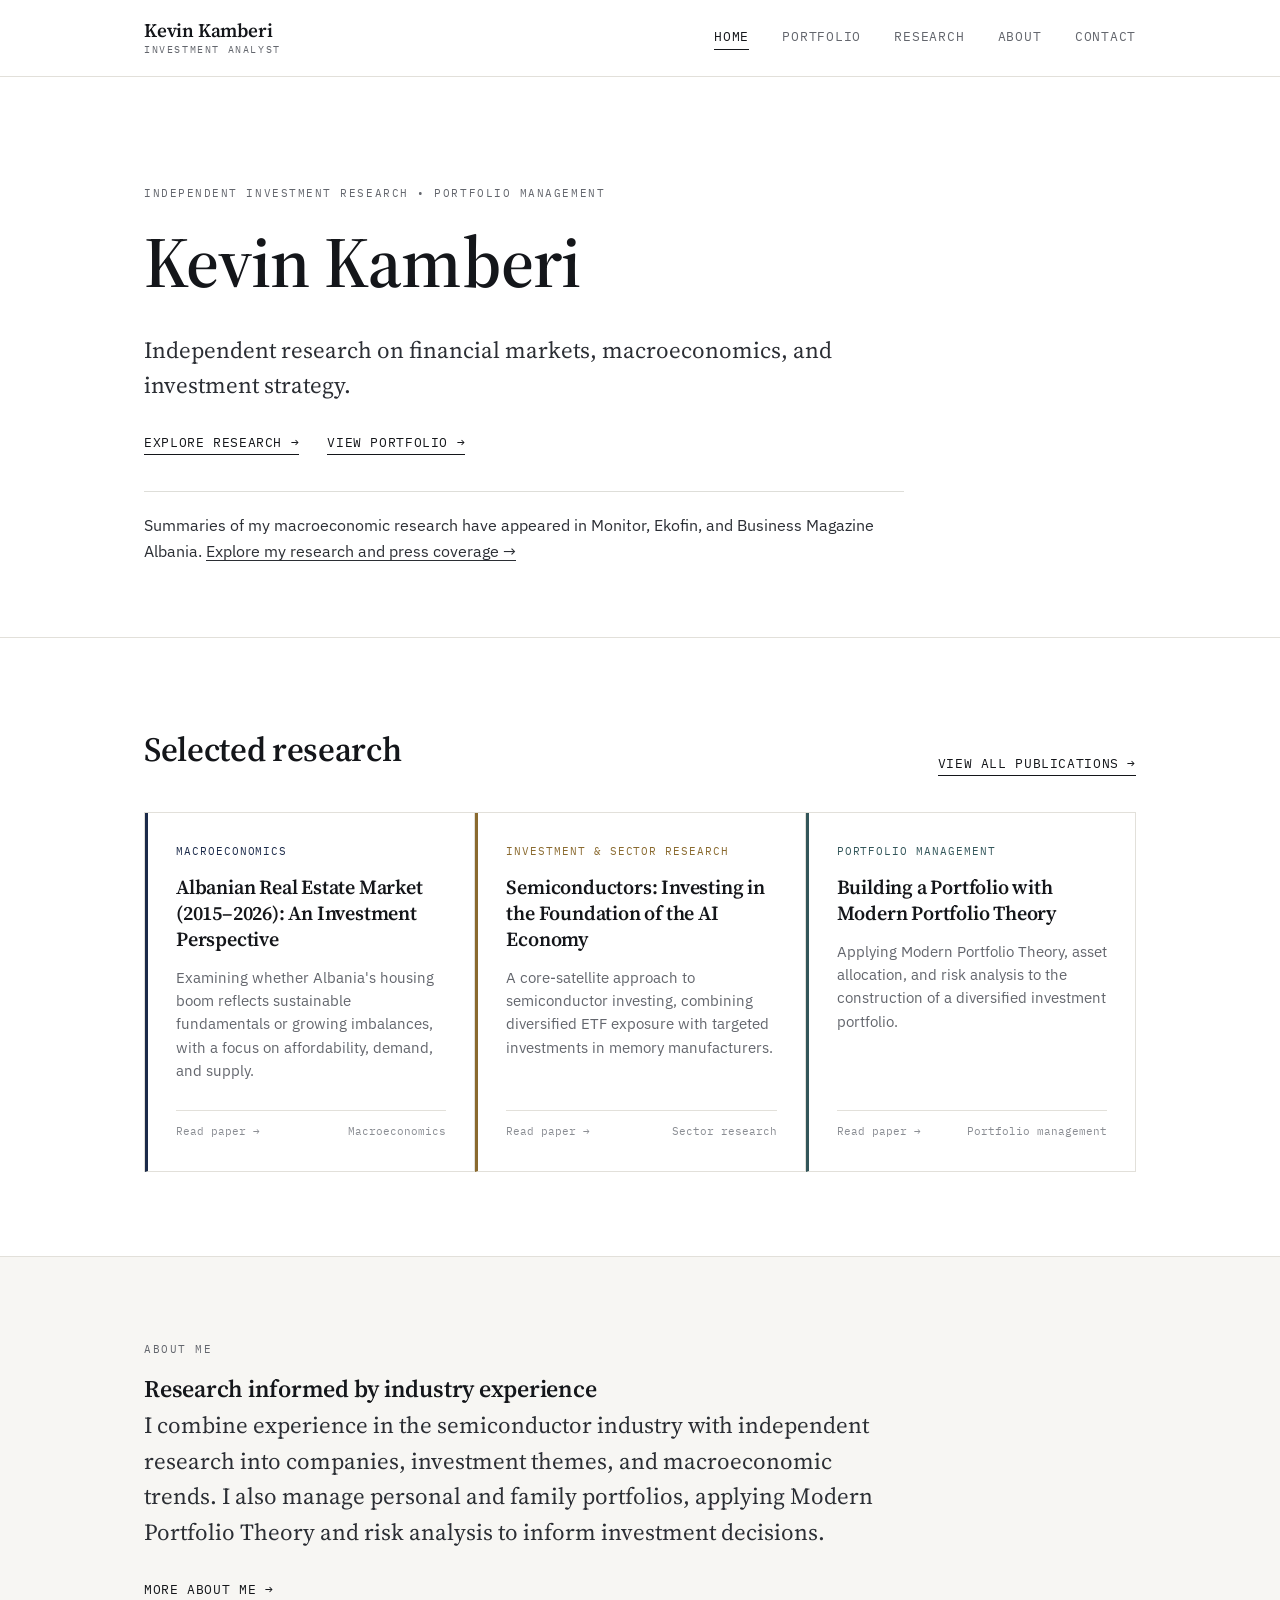
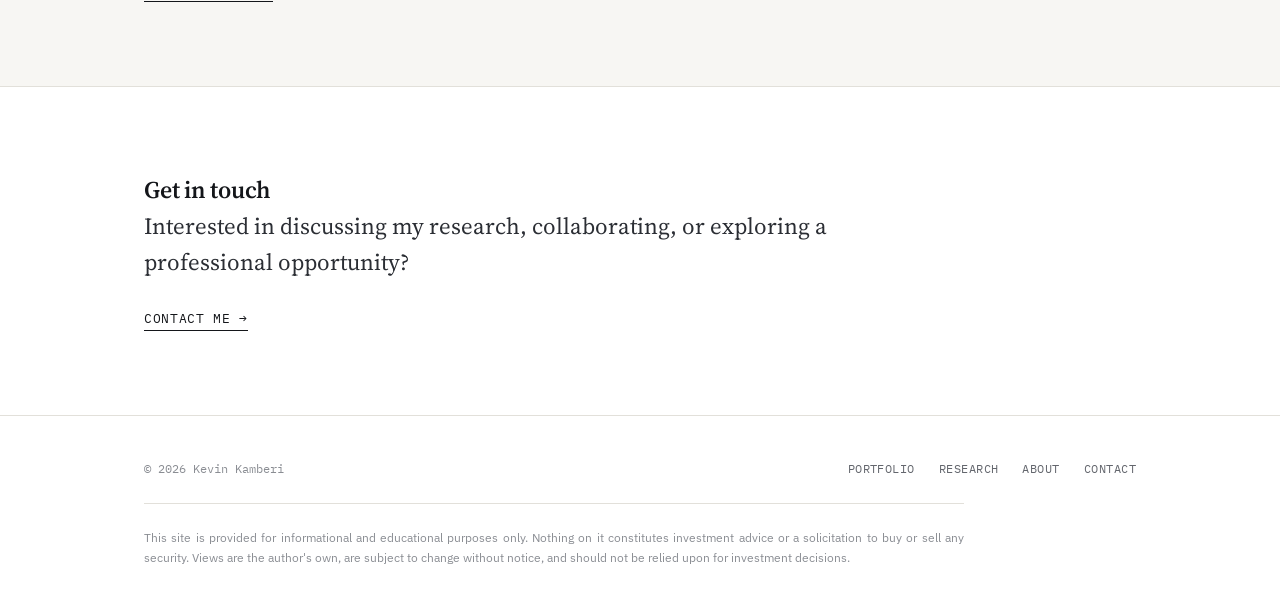
<file: index.html>
<!DOCTYPE html>
<html lang="en">
<head>
  <meta charset="UTF-8">
  <meta name="viewport" content="width=device-width, initial-scale=1.0">

  <title>Kevin Kamberi — Investment Research &amp; Portfolio Strategy</title>
  <meta name="description" content="Independent research by Kevin Kamberi on financial markets, macroeconomics, investment themes, and portfolio strategy.">

  <link rel="preconnect" href="https://fonts.googleapis.com">
  <link rel="preconnect" href="https://fonts.gstatic.com" crossorigin>
  <link href="https://fonts.googleapis.com/css2?family=Source+Serif+4:opsz,wght@8..60,400;8..60,600;8..60,700&family=IBM+Plex+Sans:wght@400;500;600&family=IBM+Plex+Mono:wght@400;500&display=swap" rel="stylesheet">
  <link rel="stylesheet" href="css/style.css">

  <style>
    .home-intro,
    .home-background,
    .home-contact {
      max-width: 760px;
      text-align: left;
      hyphens: none;
    }

    .home-actions {
      display: flex;
      flex-wrap: wrap;
      gap: 16px 28px;
      margin-top: 28px;
    }

    .home-press {
      max-width: 760px;
      margin-top: 36px;
      padding-top: 20px;
      border-top: 1px solid #deded9;
    }

    .home-press p {
      text-align: left;
      hyphens: none;
      line-height: 1.65;
    }

    .home-press a {
      text-decoration: underline;
      text-underline-offset: 3px;
    }

    .home-research .abstract {
      text-align: left;
      hyphens: none;
    }
  </style>
</head>

<body>
  <a class="skip-link" href="#main">Skip to content</a>

  <header class="site-header">
    <div class="wrap">
      <a class="wordmark" href="index.html">
        Kevin Kamberi
        <span>Investment Analyst</span>
      </a>

      <nav class="main-nav" id="main-nav">
        <a href="index.html" aria-current="page">Home</a>
        <a href="portfolio.html">Portfolio</a>
        <a href="research.html">Research</a>
        <a href="about.html">About</a>
        <a href="contact.html">Contact</a>
      </nav>

      <button
        class="nav-toggle"
        aria-label="Toggle navigation"
        aria-expanded="false"
        aria-controls="main-nav">
        <span></span>
      </button>
    </div>
  </header>

  <main id="main">

    <!-- Introduction -->
    <section class="hero">
      <div class="wrap">
        <p class="eyebrow hero-eyebrow">Independent Investment Research • Portfolio Management</p>

        <h1>Kevin Kamberi</h1>

        <p class="lede hero-lede home-intro">
          Independent research on financial markets, macroeconomics,
          and investment strategy.
        </p>

        <div class="home-actions">
          <a class="text-link" href="research.html">
            Explore research →
          </a>
          <a class="text-link" href="portfolio.html">
            View portfolio →
          </a>
        </div>

        <div class="home-press">
          <p>
            Summaries of my macroeconomic research have appeared in
            Monitor, Ekofin, and Business Magazine Albania.
            <a href="research.html">Explore my research and press coverage →</a>
          </p>
        </div>
      </div>
    </section>

    <!-- Selected research -->
    <section class="bordered home-research">
      <div class="wrap">
        <div class="section-head">
          <h2>Selected research</h2>
          <a class="text-link" href="research.html">
            View all publications →
          </a>
        </div>

        <div class="grid">

          <a class="card cat-macro"
             href="research/albanian-real-estate-market.html">
            <div class="card-top">
              <span class="card-tag">Macroeconomics</span>
            </div>

            <h3>
              Albanian Real Estate Market (2015–2026):
              An Investment Perspective
            </h3>

            <p class="abstract">
              Examining whether Albania's housing boom reflects
              sustainable fundamentals or growing imbalances,
              with a focus on affordability, demand, and supply.
            </p>

            <div class="card-foot">
              <span>Read paper →</span>
              <span>Macroeconomics</span>
            </div>
          </a>

          <a class="card cat-invest"
             href="research/semiconductors-ai-foundation.html">
            <div class="card-top">
              <span class="card-tag">Investment &amp; Sector Research</span>
            </div>

            <h3>
              Semiconductors: Investing in the Foundation
              of the AI Economy
            </h3>

            <p class="abstract">
              A core-satellite approach to semiconductor investing,
              combining diversified ETF exposure with targeted
              investments in memory manufacturers.
            </p>

            <div class="card-foot">
              <span>Read paper →</span>
              <span>Sector research</span>
            </div>
          </a>

          <a class="card cat-portfolio"
             href="research/building-a-portfolio-with-mpt.html">
            <div class="card-top">
              <span class="card-tag">Portfolio Management</span>
            </div>

            <h3>Building a Portfolio with Modern Portfolio Theory</h3>

            <p class="abstract">
              Applying Modern Portfolio Theory, asset allocation,
              and risk analysis to the construction of a
              diversified investment portfolio.
            </p>

            <div class="card-foot">
              <span>Read paper →</span>
              <span>Portfolio management</span>
            </div>
          </a>

        </div>
      </div>
    </section>

    <!-- Background -->
    <section class="alt bordered">
      <div class="wrap">
        <p class="eyebrow">About me</p>
        <h2>Research informed by industry experience</h2>

        <p class="lede home-background">
          I combine experience in the semiconductor industry with
          independent research into companies, investment themes,
          and macroeconomic trends. I also manage personal and
          family portfolios, applying Modern Portfolio Theory
          and risk analysis to inform investment decisions.
        </p>

        <div class="home-actions">
          <a class="text-link" href="about.html">
            More about me →
          </a>
        </div>
      </div>
    </section>

    <!-- Contact -->
    <section>
      <div class="wrap">
        <h2>Get in touch</h2>

        <p class="lede home-contact">
          Interested in discussing my research, collaborating,
          or exploring a professional opportunity?
        </p>

        <div class="home-actions">
          <a class="text-link" href="contact.html">
            Contact me →
          </a>
        </div>
      </div>
    </section>

  </main>

  <footer class="site-footer">
    <div class="wrap">
      <div class="footer-row">
        <span class="copy">© 2026 Kevin Kamberi</span>

        <nav class="footer-links" aria-label="Footer navigation">
          <a href="portfolio.html">Portfolio</a>
          <a href="research.html">Research</a>
          <a href="about.html">About</a>
          <a href="contact.html">Contact</a>
        </nav>
      </div>

      <p class="disclaimer">
        This site is provided for informational and educational
        purposes only. Nothing on it constitutes investment advice
        or a solicitation to buy or sell any security. Views are
        the author's own, are subject to change without notice,
        and should not be relied upon for investment decisions.
      </p>
    </div>
  </footer>

  <script src="js/main.js"></script>
</body>
</html>
</file>
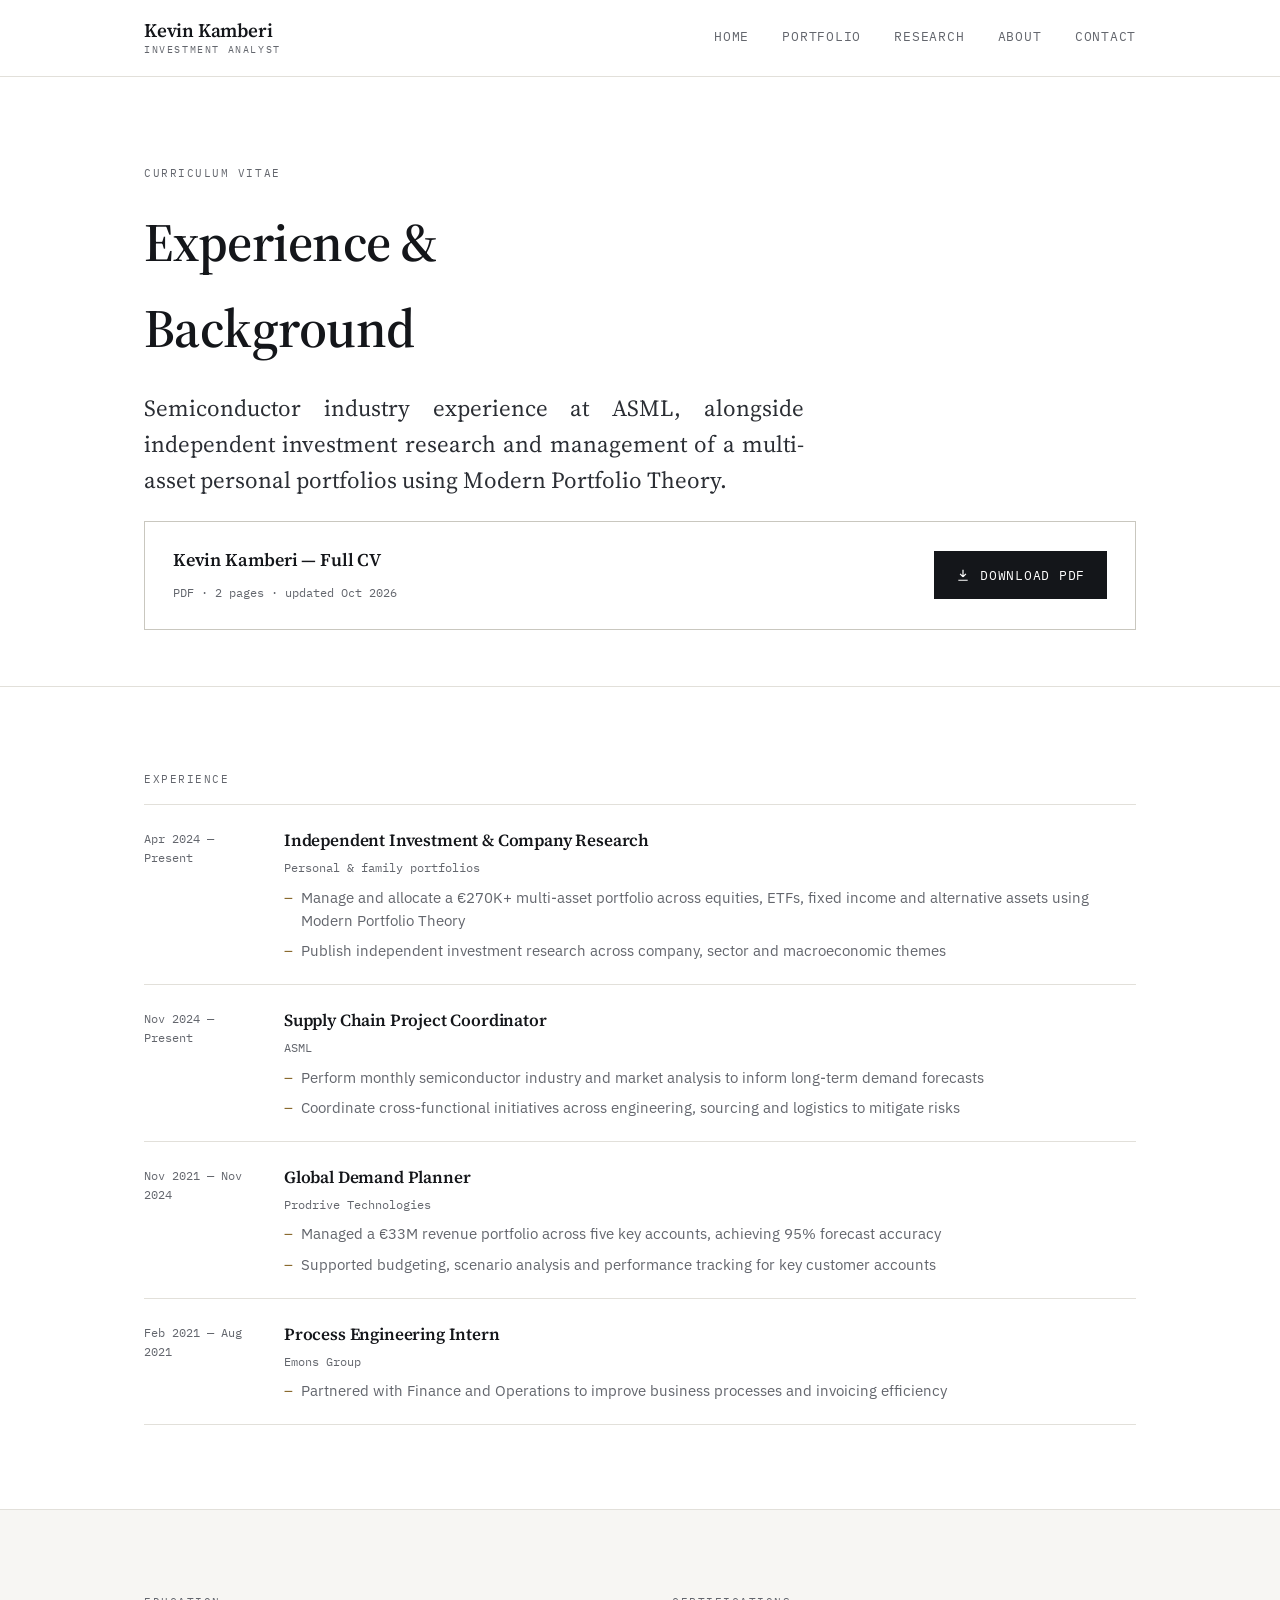
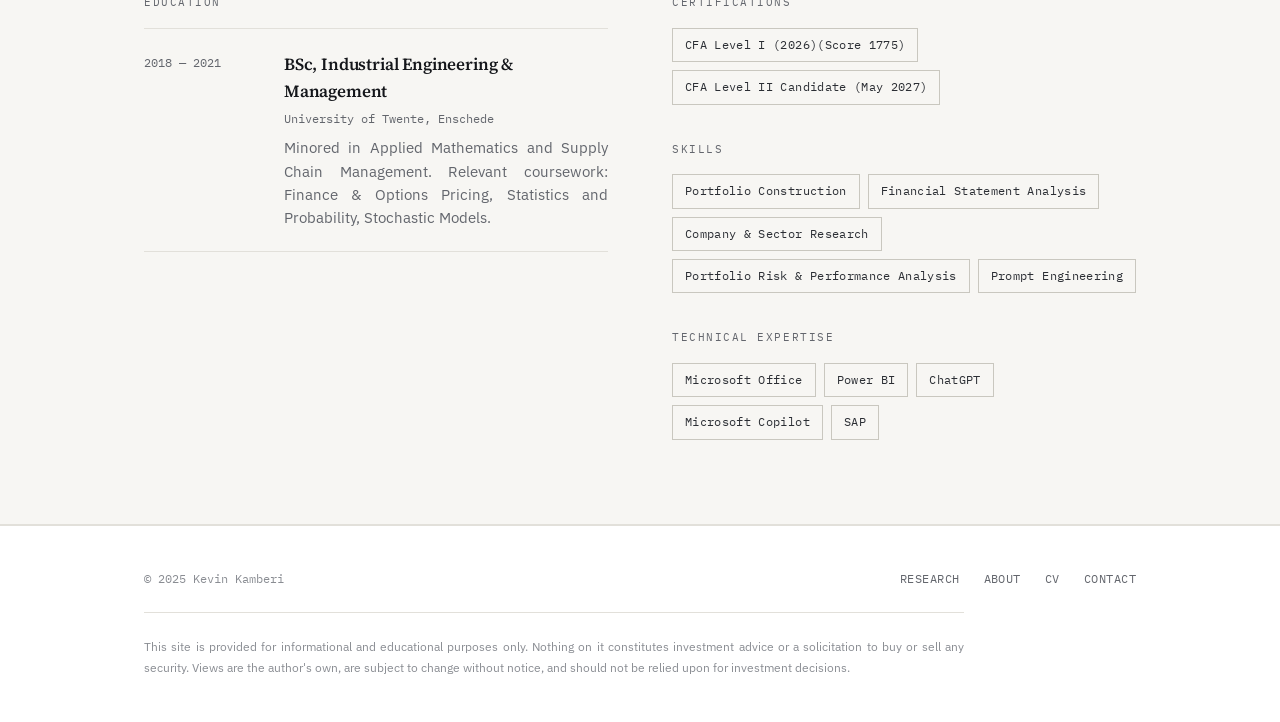
<file: about.html>
<!DOCTYPE html>
<html lang="en">
<head>
<meta charset="UTF-8">
<meta name="viewport" content="width=device-width, initial-scale=1.0">
<title>CV — Kevin Kamberi</title>
<meta name="description" content="Curriculum vitae for Kevin Kamberi — supply chain and semiconductor industry experience, independent investment research and portfolio management.">
<link rel="preconnect" href="https://fonts.googleapis.com">
<link rel="preconnect" href="https://fonts.gstatic.com" crossorigin>
<link href="https://fonts.googleapis.com/css2?family=Source+Serif+4:opsz,wght@8..60,400;8..60,600;8..60,700&family=IBM+Plex+Sans:wght@400;500;600&family=IBM+Plex+Mono:wght@400;500&display=swap" rel="stylesheet">
<link rel="stylesheet" href="css/style.css">
</head>
<body>
<a class="skip-link" href="#main">Skip to content</a>

<header class="site-header">
  <div class="wrap">
    <a class="wordmark" href="index.html">Kevin Kamberi<span>Investment Analyst</span></a>
    <nav class="main-nav" id="main-nav">
  <a href="index.html">Home</a>
  <a href="portfolio.html">Portfolio</a>
  <a href="research.html">Research</a>
  <a href="about.html">About</a>
  <a href="contact.html">Contact</a>
</nav>
    <button class="nav-toggle" aria-label="Toggle navigation" aria-expanded="false" aria-controls="main-nav"><span></span></button>
  </div>
</header>

<main id="main">

  <section class="page-head">
    <div class="wrap">
      <p class="eyebrow">Curriculum vitae</p>
      <h1>Experience &amp; Background</h1>
      <p class="lede">Semiconductor industry experience at ASML, alongside independent investment research and management of a multi-asset personal portfolios using Modern Portfolio Theory.</p>

      <div class="cv-download">
        <div>
          <h3>Kevin Kamberi — Full CV</h3>
          <span class="meta">PDF &middot; 2 pages &middot; updated Oct 2026</span>
        </div>
        <a class="dl-btn" href="pdfs/kevin-kamberi-cv.pdf" download style="margin-top:0;">
          <svg viewBox="0 0 24 24" width="14" height="14" fill="none" stroke="currentColor" stroke-width="2"><path d="M12 3v12m0 0l-5-5m5 5l5-5M4 21h16"/></svg>
          Download PDF
        </a>
      </div>
    </div>
  </section>

  <section class="bordered">
    <div class="wrap">
      <p class="eyebrow" style="margin-bottom:16px;">Experience</p>
      <ul class="timeline">
        <li>
          <div class="when">Apr 2024 — Present</div>
          <div>
            <h4>Independent Investment &amp; Company Research</h4>
            <span class="org">Personal &amp; family portfolios</span>
            <ul class="cv-bullets">
              <li>Manage and allocate a €270K+ multi-asset portfolio across equities, ETFs, fixed income and alternative assets using Modern Portfolio Theory</li>
              <li>Publish independent investment research across company, sector and macroeconomic themes</li>
            </ul>
          </div>
        </li>
        <li>
          <div class="when">Nov 2024 — Present</div>
          <div>
            <h4>Supply Chain Project Coordinator</h4>
            <span class="org">ASML</span>
            <ul class="cv-bullets">
              <li>Perform monthly semiconductor industry and market analysis to inform long-term demand forecasts</li>
              <li>Coordinate cross-functional initiatives across engineering, sourcing and logistics to mitigate risks</li>
            </ul>
          </div>
        </li>
        <li>
          <div class="when">Nov 2021 — Nov 2024</div>
          <div>
            <h4>Global Demand Planner</h4>
            <span class="org">Prodrive Technologies</span>
            <ul class="cv-bullets">
              <li>Managed a €33M revenue portfolio across five key accounts, achieving 95% forecast accuracy</li>
              <li>Supported budgeting, scenario analysis and performance tracking for key customer accounts</li>
            </ul>
          </div>
        </li>
        <li>
          <div class="when">Feb 2021 — Aug 2021</div>
          <div>
            <h4>Process Engineering Intern</h4>
            <span class="org">Emons Group</span>
            <ul class="cv-bullets">
              <li>Partnered with Finance and Operations to improve business processes and invoicing efficiency</li>
            </ul>
          </div>
        </li>
      </ul>
    </div>
  </section>

  <section class="alt bordered">
    <div class="wrap two-col">
      <div>
        <p class="eyebrow" style="margin-bottom:16px;">Education</p>
        <ul class="timeline">
          <li>
            <div class="when">2018 — 2021</div>
            <div>
              <h4>BSc, Industrial Engineering &amp; Management</h4>
              <span class="org">University of Twente, Enschede</span>
              <p>Minored in Applied Mathematics and Supply Chain Management. Relevant coursework: Finance &amp; Options Pricing, Statistics and Probability, Stochastic Models.</p>
            </div>
          </li>
        </ul>
      </div>
      <div>
        <p class="eyebrow" style="margin-bottom:16px;">Certifications</p>
        <div class="taglist" style="margin-bottom:36px;">
          <span>CFA Level I (2026)(Score 1775)</span>
          <span>CFA Level II Candidate (May 2027)</span>
        </div>
        <p class="eyebrow" style="margin-bottom:16px;">Skills</p>
        <div class="taglist" style="margin-bottom:36px;">
          <span>Portfolio Construction</span>
          <span>Financial Statement Analysis</span>
          <span>Company &amp; Sector Research</span>
          <span>Portfolio Risk &amp; Performance Analysis</span>
          <span>Prompt Engineering</span>
        </div>
        <p class="eyebrow" style="margin-bottom:16px;">Technical Expertise</p>
        <div class="taglist">
          <span>Microsoft Office</span>
          <span>Power BI</span>
          <span>ChatGPT</span>
          <span>Microsoft Copilot</span>
          <span>SAP</span>
        </div>
      </div>
    </div>
  </section>

</main>

<footer class="site-footer">
  <div class="wrap">
    <div class="footer-row">
      <span class="copy">© 2025 Kevin Kamberi</span>
      <nav class="footer-links">
        <a href="research.html">Research</a>
        <a href="about.html">About</a>
        <a href="cv.html">CV</a>
        <a href="contact.html">Contact</a>
      </nav>
    </div>
    <p class="disclaimer">This site is provided for informational and educational purposes only. Nothing on it constitutes investment advice or a solicitation to buy or sell any security. Views are the author's own, are subject to change without notice, and should not be relied upon for investment decisions.</p>
  </div>
</footer>

<script src="js/main.js"></script>
</body>
</html>
</file>
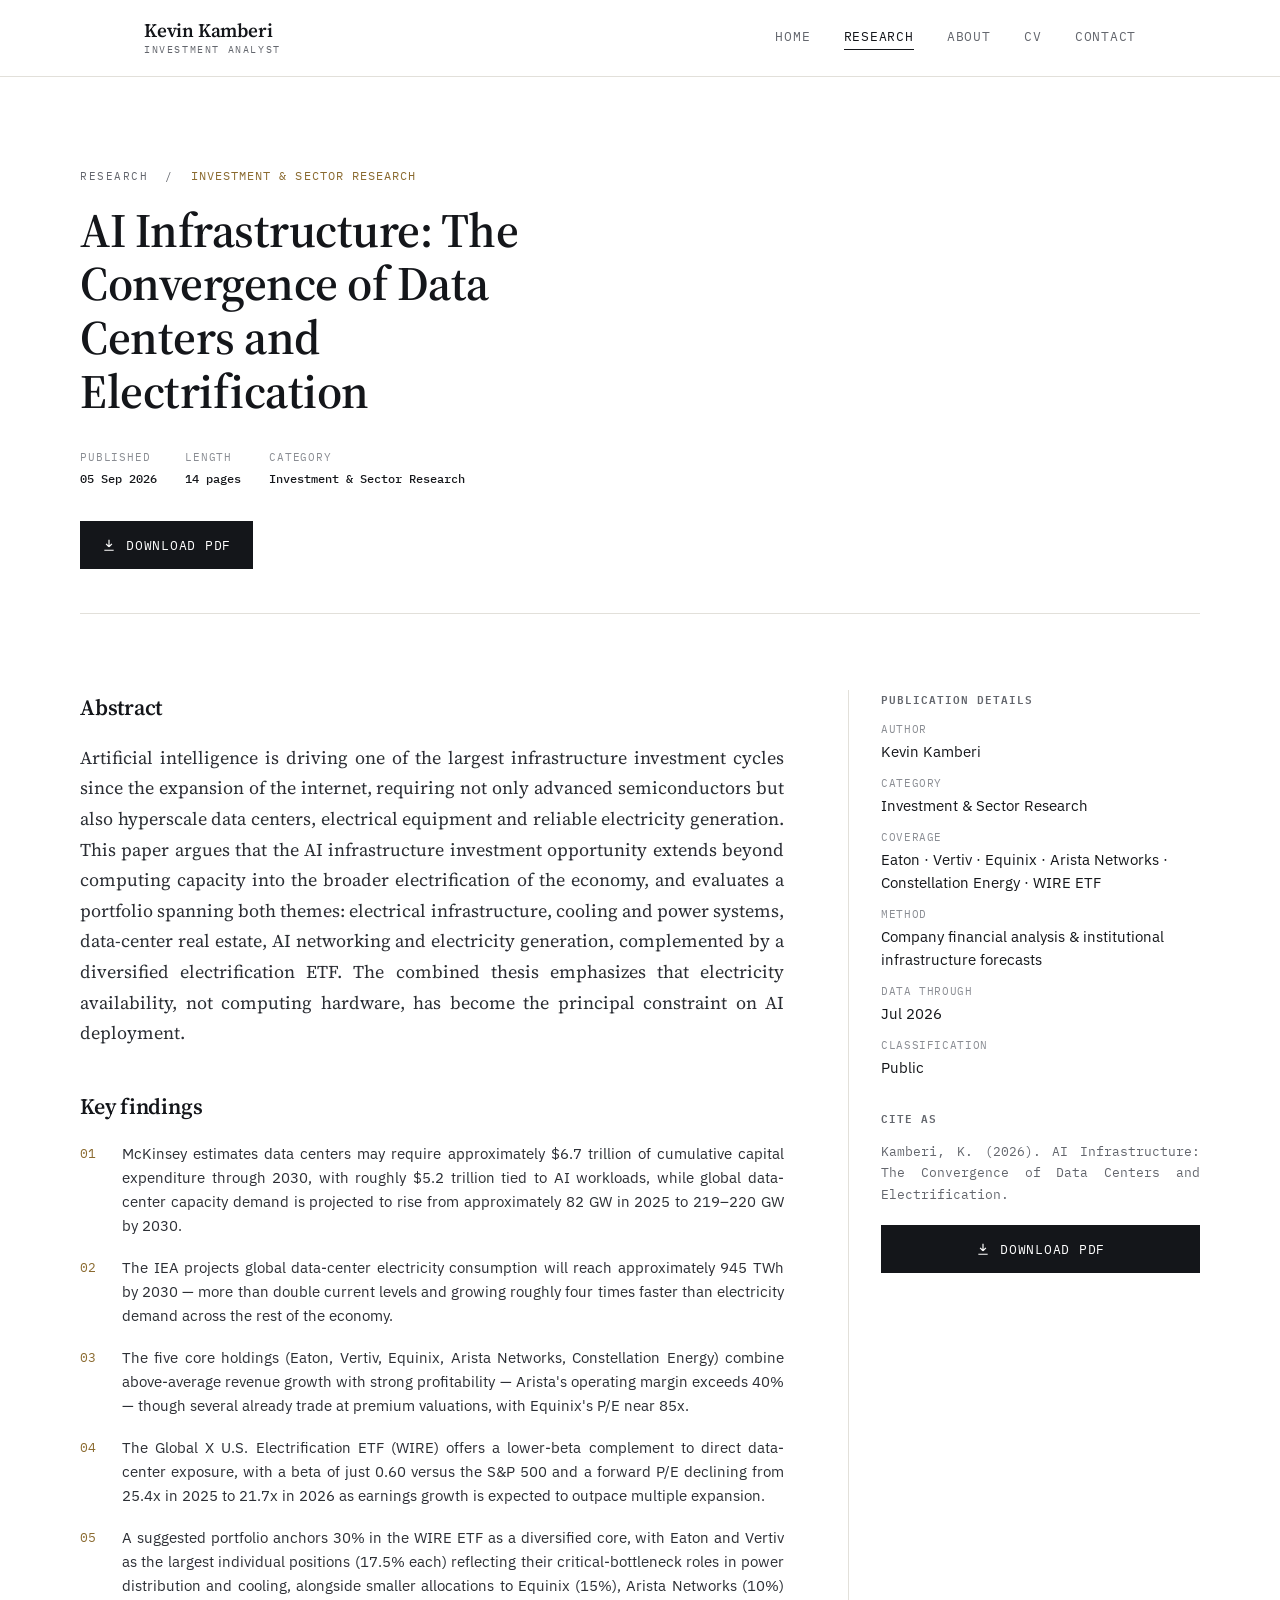
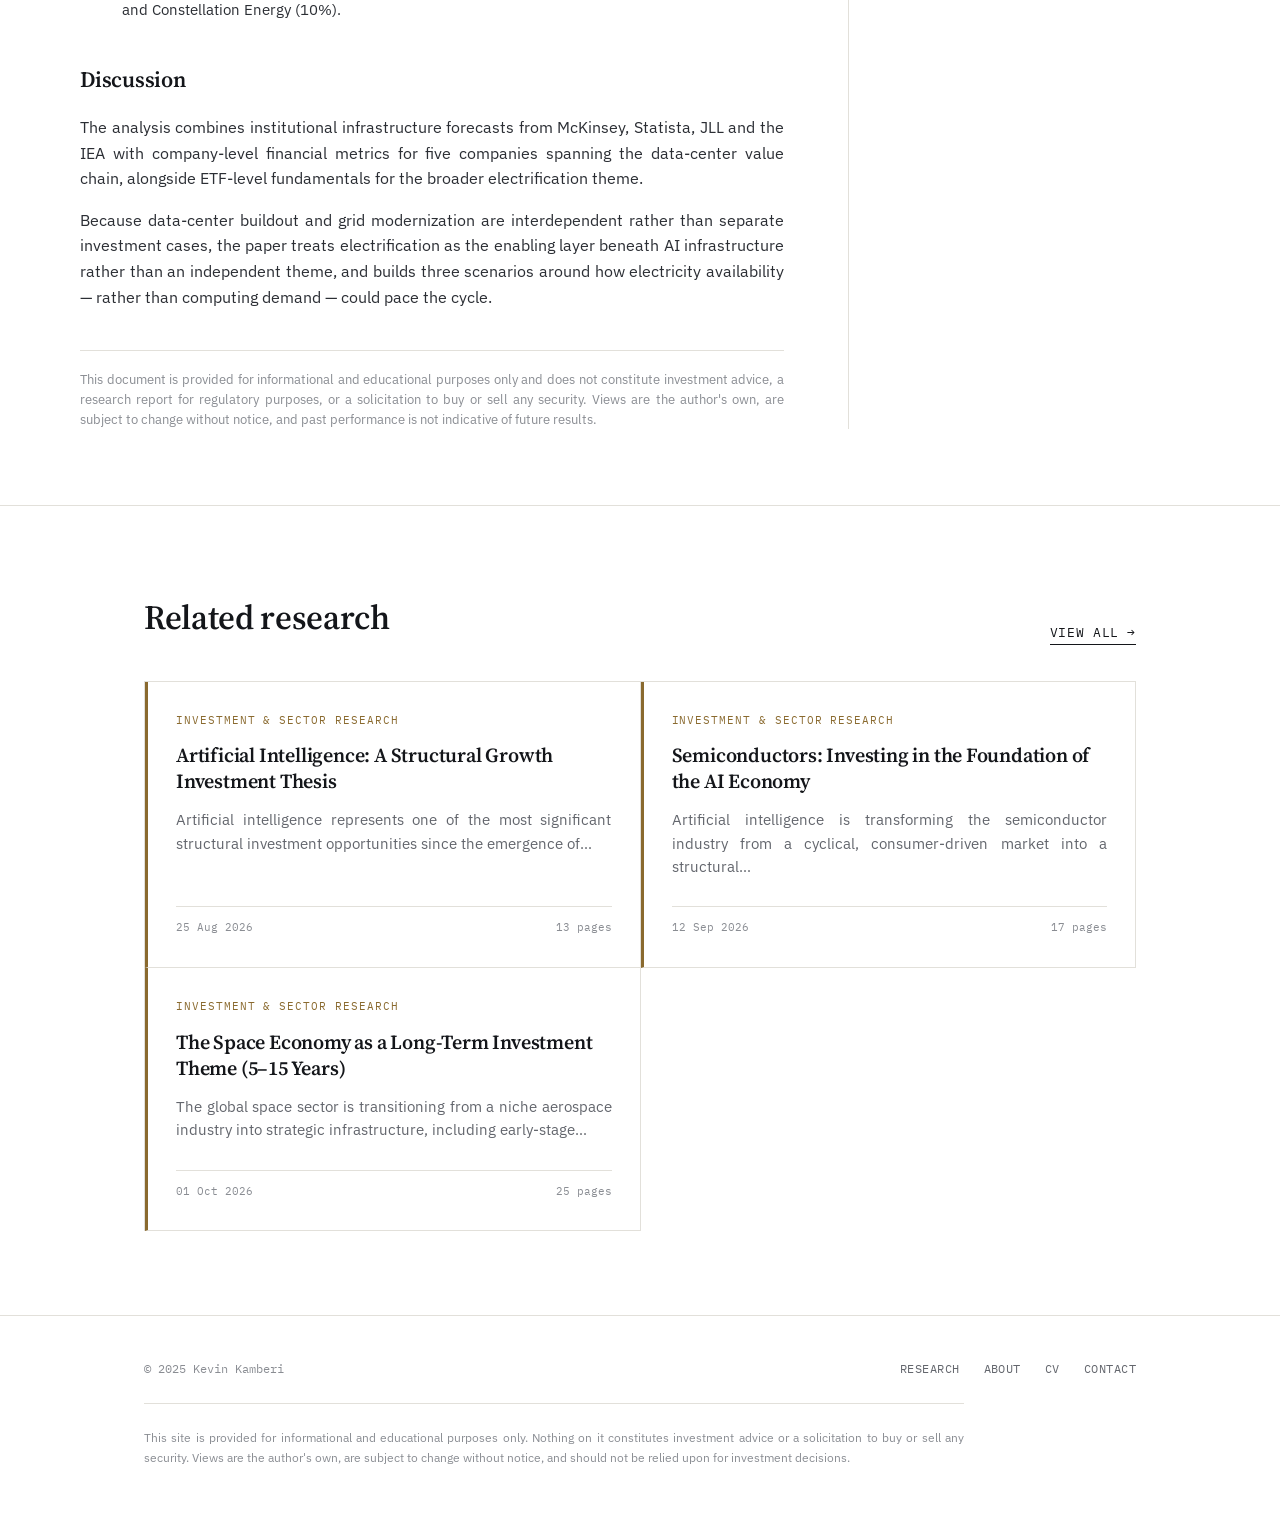
<file: ai-infrastructure-data-centers-electrification.html>
<!DOCTYPE html>
<html lang="en">
<head>
<meta charset="UTF-8">
<meta name="viewport" content="width=device-width, initial-scale=1.0">
<title>AI Infrastructure: The Convergence of Data Centers and Electrification — Kevin Kamberi</title>
<meta name="description" content="Evaluating the AI infrastructure investment case across data centers, electrical equipment, cooling systems and power generation.">
<link rel="preconnect" href="https://fonts.googleapis.com">
<link rel="preconnect" href="https://fonts.gstatic.com" crossorigin>
<link href="https://fonts.googleapis.com/css2?family=Source+Serif+4:opsz,wght@8..60,400;8..60,600;8..60,700&family=IBM+Plex+Sans:wght@400;500;600&family=IBM+Plex+Mono:wght@400;500&display=swap" rel="stylesheet">
<link rel="stylesheet" href="../css/style.css">
</head>
<body>
<a class="skip-link" href="#main">Skip to content</a>

<header class="site-header">
  <div class="wrap">
    <a class="wordmark" href="../index.html">Kevin Kamberi<span>Investment Analyst</span></a>
    <nav class="main-nav" id="main-nav">
      <a href="../index.html">Home</a>
      <a href="../research.html" aria-current="page">Research</a>
      <a href="../about.html">About</a>
      <a href="../cv.html">CV</a>
      <a href="../contact.html">Contact</a>
    </nav>
    <button class="nav-toggle" aria-label="Toggle navigation" aria-expanded="false" aria-controls="main-nav"><span></span></button>
  </div>
</header>

<main id="main">

  <article>
    <header class="article-head wrap">
      <p class="eyebrow"><a href="../research.html" style="text-decoration:none; color:inherit;">Research</a> &nbsp;/&nbsp; <span class="card-tag" style="color:var(--cat-invest);">Investment &amp; Sector Research</span></p>
      <h1>AI Infrastructure: The Convergence of Data Centers and Electrification</h1>

      <div class="article-meta">
        <div><span>Published</span><b>05 Sep 2026</b></div>
        <div><span>Length</span><b>14 pages</b></div>
        <div><span>Category</span><b>Investment &amp; Sector Research</b></div>
      </div>

      <a class="dl-btn" href="../pdfs/ai-infrastructure-data-centers-electrification.pdf" download>
        <svg viewBox="0 0 24 24" fill="none" stroke="currentColor" stroke-width="2"><path d="M12 3v12m0 0l-5-5m5 5l5-5M4 21h16"/></svg>
        Download PDF
      </a>
    </header>

    <div class="wrap article-body">
      <div class="col-main">
        <section>
          <h2>Abstract</h2>
          <p class="abstract-text">Artificial intelligence is driving one of the largest infrastructure investment cycles since the expansion of the internet, requiring not only advanced semiconductors but also hyperscale data centers, electrical equipment and reliable electricity generation. This paper argues that the AI infrastructure investment opportunity extends beyond computing capacity into the broader electrification of the economy, and evaluates a portfolio spanning both themes: electrical infrastructure, cooling and power systems, data-center real estate, AI networking and electricity generation, complemented by a diversified electrification ETF. The combined thesis emphasizes that electricity availability, not computing hardware, has become the principal constraint on AI deployment.</p>
        </section>

        <section>
          <h2>Key findings</h2>
          <ol class="findings">
            <li><span class="idx">01</span><span>McKinsey estimates data centers may require approximately $6.7 trillion of cumulative capital expenditure through 2030, with roughly $5.2 trillion tied to AI workloads, while global data-center capacity demand is projected to rise from approximately 82 GW in 2025 to 219&ndash;220 GW by 2030.</span></li>
            <li><span class="idx">02</span><span>The IEA projects global data-center electricity consumption will reach approximately 945 TWh by 2030 &mdash; more than double current levels and growing roughly four times faster than electricity demand across the rest of the economy.</span></li>
            <li><span class="idx">03</span><span>The five core holdings (Eaton, Vertiv, Equinix, Arista Networks, Constellation Energy) combine above-average revenue growth with strong profitability &mdash; Arista's operating margin exceeds 40% &mdash; though several already trade at premium valuations, with Equinix's P/E near 85x.</span></li>
            <li><span class="idx">04</span><span>The Global X U.S. Electrification ETF (WIRE) offers a lower-beta complement to direct data-center exposure, with a beta of just 0.60 versus the S&amp;P 500 and a forward P/E declining from 25.4x in 2025 to 21.7x in 2026 as earnings growth is expected to outpace multiple expansion.</span></li>
            <li><span class="idx">05</span><span>A suggested portfolio anchors 30% in the WIRE ETF as a diversified core, with Eaton and Vertiv as the largest individual positions (17.5% each) reflecting their critical-bottleneck roles in power distribution and cooling, alongside smaller allocations to Equinix (15%), Arista Networks (10%) and Constellation Energy (10%).</span></li>
          </ol>
        </section>

        <section>
          <h2>Discussion</h2>
          <p>The analysis combines institutional infrastructure forecasts from McKinsey, Statista, JLL and the IEA with company-level financial metrics for five companies spanning the data-center value chain, alongside ETF-level fundamentals for the broader electrification theme.</p>
          <p>Because data-center buildout and grid modernization are interdependent rather than separate investment cases, the paper treats electrification as the enabling layer beneath AI infrastructure rather than an independent theme, and builds three scenarios around how electricity availability &mdash; rather than computing demand &mdash; could pace the cycle.</p>
        </section>

        <p class="disclosure">This document is provided for informational and educational purposes only and does not constitute investment advice, a research report for regulatory purposes, or a solicitation to buy or sell any security. Views are the author's own, are subject to change without notice, and past performance is not indicative of future results.</p>
      </div>

      <aside class="rail">
        <h4>Publication details</h4>
        <dl>
          <div><dt>Author</dt><dd>Kevin Kamberi</dd></div>
          <div><dt>Category</dt><dd>Investment &amp; Sector Research</dd></div>
          <div><dt>Coverage</dt><dd>Eaton · Vertiv · Equinix · Arista Networks · Constellation Energy · WIRE ETF</dd></div>
          <div><dt>Method</dt><dd>Company financial analysis &amp; institutional infrastructure forecasts</dd></div>
          <div><dt>Data through</dt><dd>Jul 2026</dd></div>
          <div><dt>Classification</dt><dd>Public</dd></div>
        </dl>
        <h4>Cite as</h4>
        <p style="font-family:var(--mono); font-size:12.5px; color:var(--muted); line-height:1.7;">Kamberi, K. (2026). AI Infrastructure: The Convergence of Data Centers and Electrification.</p>
        <a class="dl-btn" style="margin-top:8px; width:100%; justify-content:center;" href="../pdfs/ai-infrastructure-data-centers-electrification.pdf" download>
          <svg viewBox="0 0 24 24" fill="none" stroke="currentColor" stroke-width="2"><path d="M12 3v12m0 0l-5-5m5 5l5-5M4 21h16"/></svg>
          Download PDF
        </a>
      </aside>
    </div>
  </article>

  <section class="related">
    <div class="wrap">
      <div class="section-head">
        <h2>Related research</h2>
        <a class="text-link" href="../research.html">View all →</a>
      </div>
      <div class="grid grid-2">
        <a class="card cat-invest" href="ai-investment-brief.html">
          <div class="card-top">
            <span class="card-tag">Investment &amp; Sector Research</span>
          </div>
          <h3>Artificial Intelligence: A Structural Growth Investment Thesis</h3>
          <p class="abstract">Artificial intelligence represents one of the most significant structural investment opportunities since the emergence of…</p>
          <div class="card-foot"><span>25 Aug 2026</span><span>13 pages</span></div>
        </a>
        <a class="card cat-invest" href="semiconductors-ai-foundation.html">
          <div class="card-top">
            <span class="card-tag">Investment &amp; Sector Research</span>
          </div>
          <h3>Semiconductors: Investing in the Foundation of the AI Economy</h3>
          <p class="abstract">Artificial intelligence is transforming the semiconductor industry from a cyclical, consumer-driven market into a structural…</p>
          <div class="card-foot"><span>12 Sep 2026</span><span>17 pages</span></div>
        </a>
        <a class="card cat-invest" href="space-economy-investment-theme.html">
          <div class="card-top">
            <span class="card-tag">Investment &amp; Sector Research</span>
          </div>
          <h3>The Space Economy as a Long-Term Investment Theme (5&ndash;15 Years)</h3>
          <p class="abstract">The global space sector is transitioning from a niche aerospace industry into strategic infrastructure, including early-stage…</p>
          <div class="card-foot"><span>01 Oct 2026</span><span>25 pages</span></div>
        </a>
      </div>
    </div>
  </section>

</main>

<footer class="site-footer">
  <div class="wrap">
    <div class="footer-row">
      <span class="copy">© 2025 Kevin Kamberi</span>
      <nav class="footer-links">
        <a href="../research.html">Research</a>
        <a href="../about.html">About</a>
        <a href="../cv.html">CV</a>
        <a href="../contact.html">Contact</a>
      </nav>
    </div>
    <p class="disclaimer">This site is provided for informational and educational purposes only. Nothing on it constitutes investment advice or a solicitation to buy or sell any security. Views are the author's own, are subject to change without notice, and should not be relied upon for investment decisions.</p>
  </div>
</footer>

<script src="../js/main.js"></script>
</body>
</html>
</file>
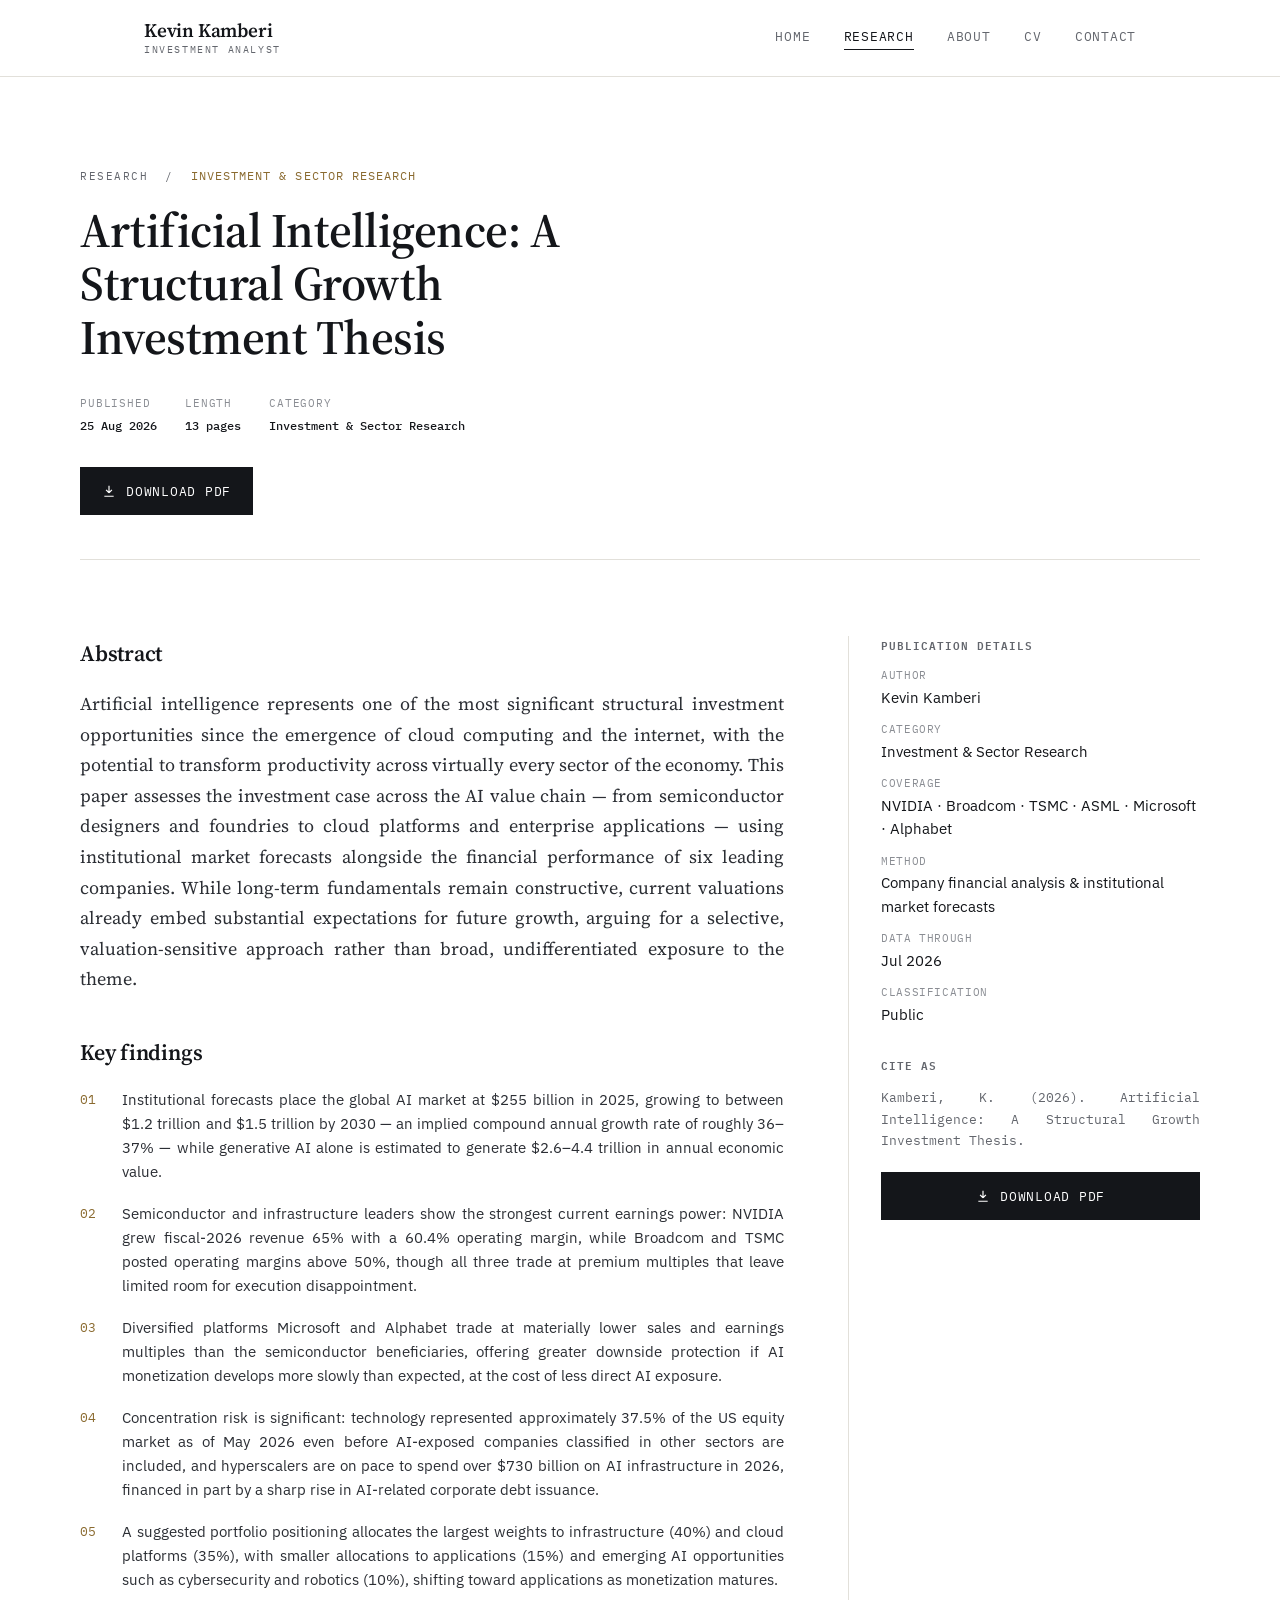
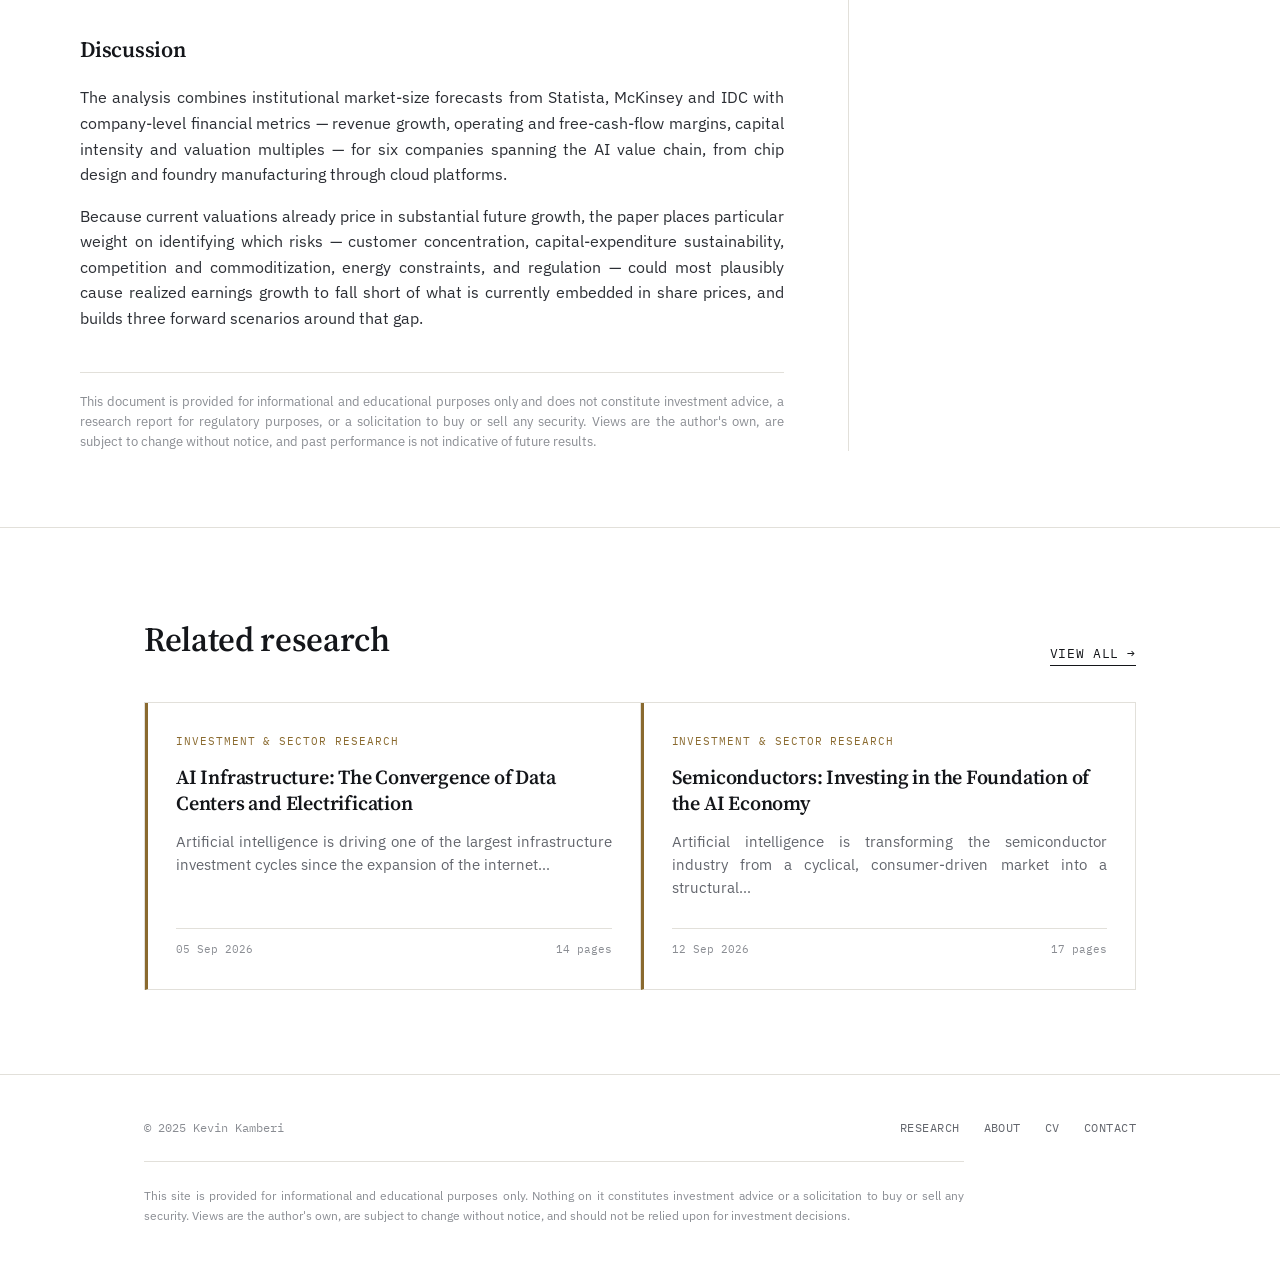
<file: ai-investment-brief.html>
<!DOCTYPE html>
<html lang="en">
<head>
<meta charset="UTF-8">
<meta name="viewport" content="width=device-width, initial-scale=1.0">
<title>Artificial Intelligence: A Structural Growth Investment Thesis — Kevin Kamberi</title>
<meta name="description" content="An investment case across the AI value chain, from semiconductor designers and foundries to cloud platforms, weighed against current valuations.">
<link rel="preconnect" href="https://fonts.googleapis.com">
<link rel="preconnect" href="https://fonts.gstatic.com" crossorigin>
<link href="https://fonts.googleapis.com/css2?family=Source+Serif+4:opsz,wght@8..60,400;8..60,600;8..60,700&family=IBM+Plex+Sans:wght@400;500;600&family=IBM+Plex+Mono:wght@400;500&display=swap" rel="stylesheet">
<link rel="stylesheet" href="../css/style.css">
</head>
<body>
<a class="skip-link" href="#main">Skip to content</a>

<header class="site-header">
  <div class="wrap">
    <a class="wordmark" href="../index.html">Kevin Kamberi<span>Investment Analyst</span></a>
    <nav class="main-nav" id="main-nav">
      <a href="../index.html">Home</a>
      <a href="../research.html" aria-current="page">Research</a>
      <a href="../about.html">About</a>
      <a href="../cv.html">CV</a>
      <a href="../contact.html">Contact</a>
    </nav>
    <button class="nav-toggle" aria-label="Toggle navigation" aria-expanded="false" aria-controls="main-nav"><span></span></button>
  </div>
</header>

<main id="main">

  <article>
    <header class="article-head wrap">
      <p class="eyebrow"><a href="../research.html" style="text-decoration:none; color:inherit;">Research</a> &nbsp;/&nbsp; <span class="card-tag" style="color:var(--cat-invest);">Investment &amp; Sector Research</span></p>
      <h1>Artificial Intelligence: A Structural Growth Investment Thesis</h1>

      <div class="article-meta">
        <div><span>Published</span><b>25 Aug 2026</b></div>
        <div><span>Length</span><b>13 pages</b></div>
        <div><span>Category</span><b>Investment &amp; Sector Research</b></div>
      </div>

      <a class="dl-btn" href="../pdfs/ai-investment-brief.pdf" download>
        <svg viewBox="0 0 24 24" fill="none" stroke="currentColor" stroke-width="2"><path d="M12 3v12m0 0l-5-5m5 5l5-5M4 21h16"/></svg>
        Download PDF
      </a>
    </header>

    <div class="wrap article-body">
      <div class="col-main">
        <section>
          <h2>Abstract</h2>
          <p class="abstract-text">Artificial intelligence represents one of the most significant structural investment opportunities since the emergence of cloud computing and the internet, with the potential to transform productivity across virtually every sector of the economy. This paper assesses the investment case across the AI value chain &mdash; from semiconductor designers and foundries to cloud platforms and enterprise applications &mdash; using institutional market forecasts alongside the financial performance of six leading companies. While long-term fundamentals remain constructive, current valuations already embed substantial expectations for future growth, arguing for a selective, valuation-sensitive approach rather than broad, undifferentiated exposure to the theme.</p>
        </section>

        <section>
          <h2>Key findings</h2>
          <ol class="findings">
            <li><span class="idx">01</span><span>Institutional forecasts place the global AI market at $255 billion in 2025, growing to between $1.2 trillion and $1.5 trillion by 2030 &mdash; an implied compound annual growth rate of roughly 36&ndash;37% &mdash; while generative AI alone is estimated to generate $2.6&ndash;4.4 trillion in annual economic value.</span></li>
            <li><span class="idx">02</span><span>Semiconductor and infrastructure leaders show the strongest current earnings power: NVIDIA grew fiscal-2026 revenue 65% with a 60.4% operating margin, while Broadcom and TSMC posted operating margins above 50%, though all three trade at premium multiples that leave limited room for execution disappointment.</span></li>
            <li><span class="idx">03</span><span>Diversified platforms Microsoft and Alphabet trade at materially lower sales and earnings multiples than the semiconductor beneficiaries, offering greater downside protection if AI monetization develops more slowly than expected, at the cost of less direct AI exposure.</span></li>
            <li><span class="idx">04</span><span>Concentration risk is significant: technology represented approximately 37.5% of the US equity market as of May 2026 even before AI-exposed companies classified in other sectors are included, and hyperscalers are on pace to spend over $730 billion on AI infrastructure in 2026, financed in part by a sharp rise in AI-related corporate debt issuance.</span></li>
            <li><span class="idx">05</span><span>A suggested portfolio positioning allocates the largest weights to infrastructure (40%) and cloud platforms (35%), with smaller allocations to applications (15%) and emerging AI opportunities such as cybersecurity and robotics (10%), shifting toward applications as monetization matures.</span></li>
          </ol>
        </section>

        <section>
          <h2>Discussion</h2>
          <p>The analysis combines institutional market-size forecasts from Statista, McKinsey and IDC with company-level financial metrics &mdash; revenue growth, operating and free-cash-flow margins, capital intensity and valuation multiples &mdash; for six companies spanning the AI value chain, from chip design and foundry manufacturing through cloud platforms.</p>
          <p>Because current valuations already price in substantial future growth, the paper places particular weight on identifying which risks &mdash; customer concentration, capital-expenditure sustainability, competition and commoditization, energy constraints, and regulation &mdash; could most plausibly cause realized earnings growth to fall short of what is currently embedded in share prices, and builds three forward scenarios around that gap.</p>
        </section>

        <p class="disclosure">This document is provided for informational and educational purposes only and does not constitute investment advice, a research report for regulatory purposes, or a solicitation to buy or sell any security. Views are the author's own, are subject to change without notice, and past performance is not indicative of future results.</p>
      </div>

      <aside class="rail">
        <h4>Publication details</h4>
        <dl>
          <div><dt>Author</dt><dd>Kevin Kamberi</dd></div>
          <div><dt>Category</dt><dd>Investment &amp; Sector Research</dd></div>
          <div><dt>Coverage</dt><dd>NVIDIA · Broadcom · TSMC · ASML · Microsoft · Alphabet</dd></div>
          <div><dt>Method</dt><dd>Company financial analysis &amp; institutional market forecasts</dd></div>
          <div><dt>Data through</dt><dd>Jul 2026</dd></div>
          <div><dt>Classification</dt><dd>Public</dd></div>
        </dl>
        <h4>Cite as</h4>
        <p style="font-family:var(--mono); font-size:12.5px; color:var(--muted); line-height:1.7;">Kamberi, K. (2026). Artificial Intelligence: A Structural Growth Investment Thesis.</p>
        <a class="dl-btn" style="margin-top:8px; width:100%; justify-content:center;" href="../pdfs/ai-investment-brief.pdf" download>
          <svg viewBox="0 0 24 24" fill="none" stroke="currentColor" stroke-width="2"><path d="M12 3v12m0 0l-5-5m5 5l5-5M4 21h16"/></svg>
          Download PDF
        </a>
      </aside>
    </div>
  </article>

  <section class="related">
    <div class="wrap">
      <div class="section-head">
        <h2>Related research</h2>
        <a class="text-link" href="../research.html">View all →</a>
      </div>
      <div class="grid grid-2">
        <a class="card cat-invest" href="ai-infrastructure-data-centers-electrification.html">
          <div class="card-top">
            <span class="card-tag">Investment &amp; Sector Research</span>
          </div>
          <h3>AI Infrastructure: The Convergence of Data Centers and Electrification</h3>
          <p class="abstract">Artificial intelligence is driving one of the largest infrastructure investment cycles since the expansion of the internet…</p>
          <div class="card-foot"><span>05 Sep 2026</span><span>14 pages</span></div>
        </a>
        <a class="card cat-invest" href="semiconductors-ai-foundation.html">
          <div class="card-top">
            <span class="card-tag">Investment &amp; Sector Research</span>
          </div>
          <h3>Semiconductors: Investing in the Foundation of the AI Economy</h3>
          <p class="abstract">Artificial intelligence is transforming the semiconductor industry from a cyclical, consumer-driven market into a structural…</p>
          <div class="card-foot"><span>12 Sep 2026</span><span>17 pages</span></div>
        </a>
      </div>
    </div>
  </section>

</main>

<footer class="site-footer">
  <div class="wrap">
    <div class="footer-row">
      <span class="copy">© 2025 Kevin Kamberi</span>
      <nav class="footer-links">
        <a href="../research.html">Research</a>
        <a href="../about.html">About</a>
        <a href="../cv.html">CV</a>
        <a href="../contact.html">Contact</a>
      </nav>
    </div>
    <p class="disclaimer">This site is provided for informational and educational purposes only. Nothing on it constitutes investment advice or a solicitation to buy or sell any security. Views are the author's own, are subject to change without notice, and should not be relied upon for investment decisions.</p>
  </div>
</footer>

<script src="../js/main.js"></script>
</body>
</html>
</file>
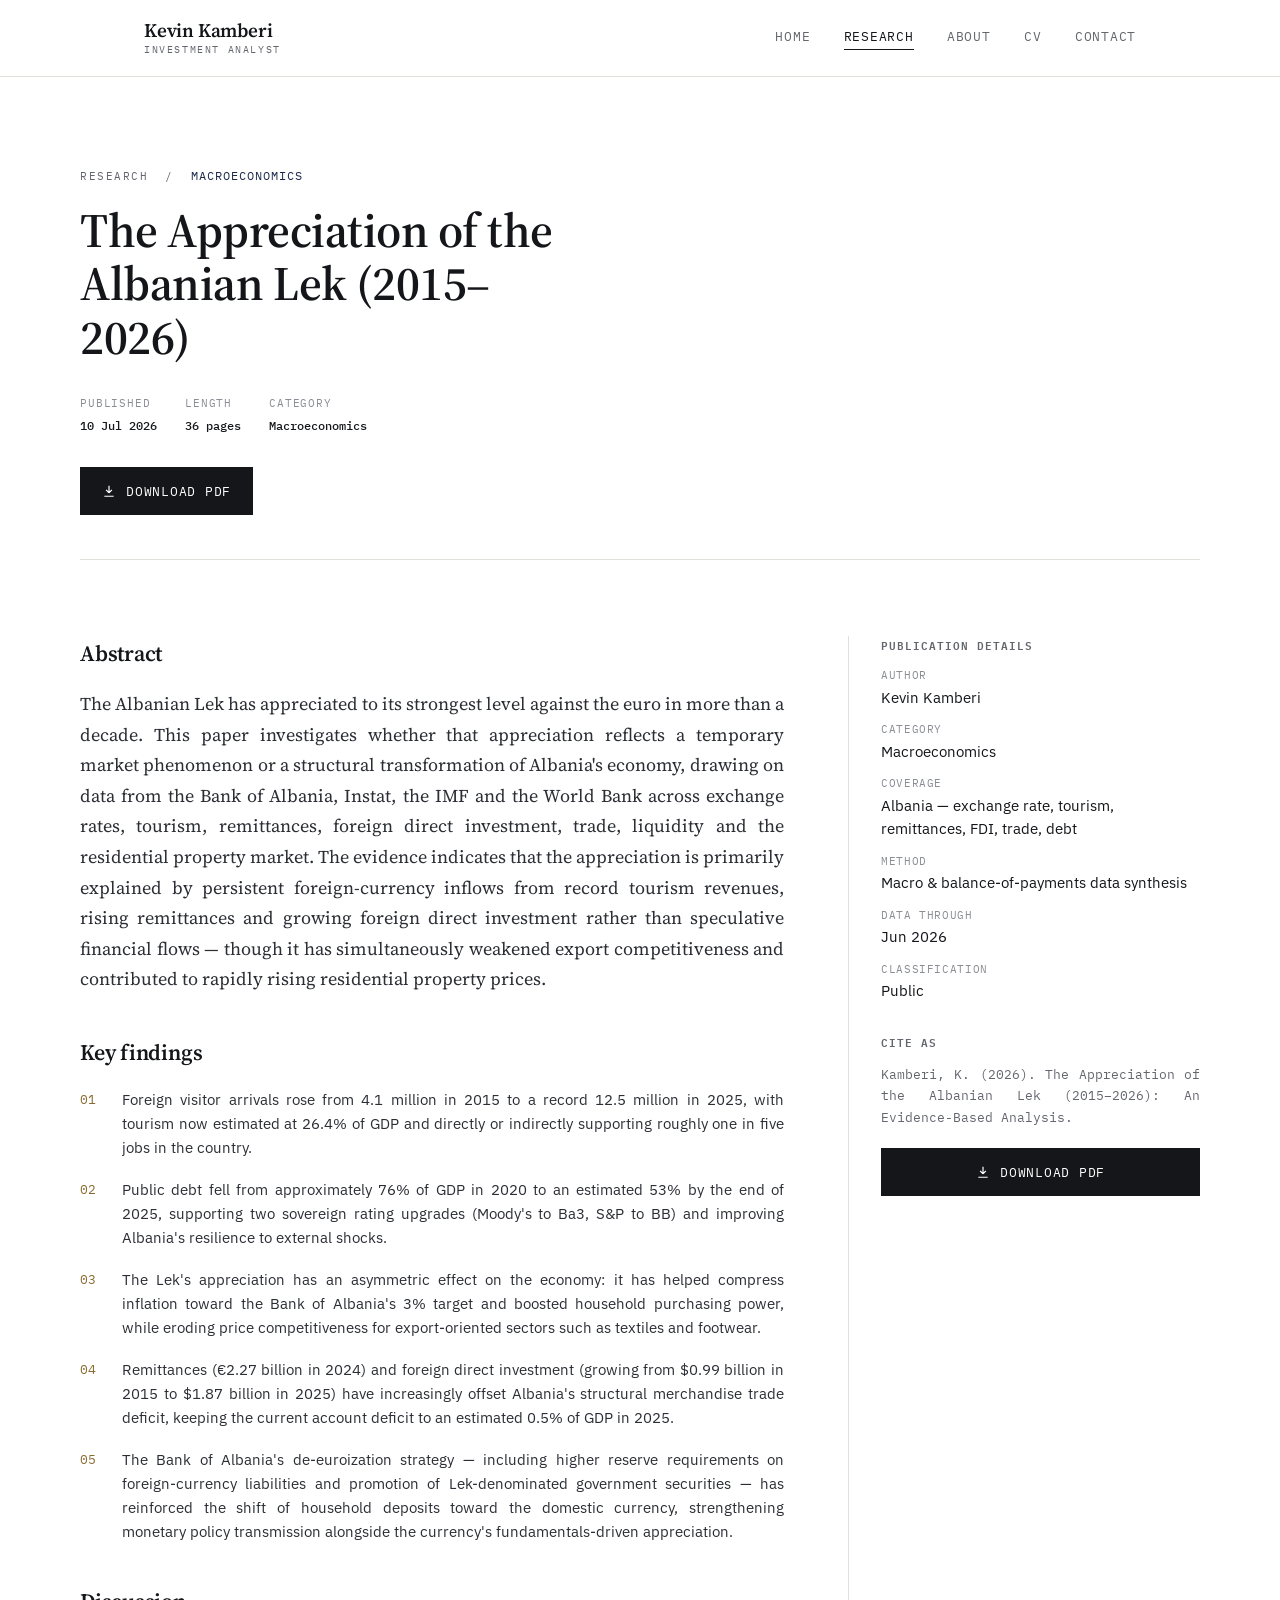
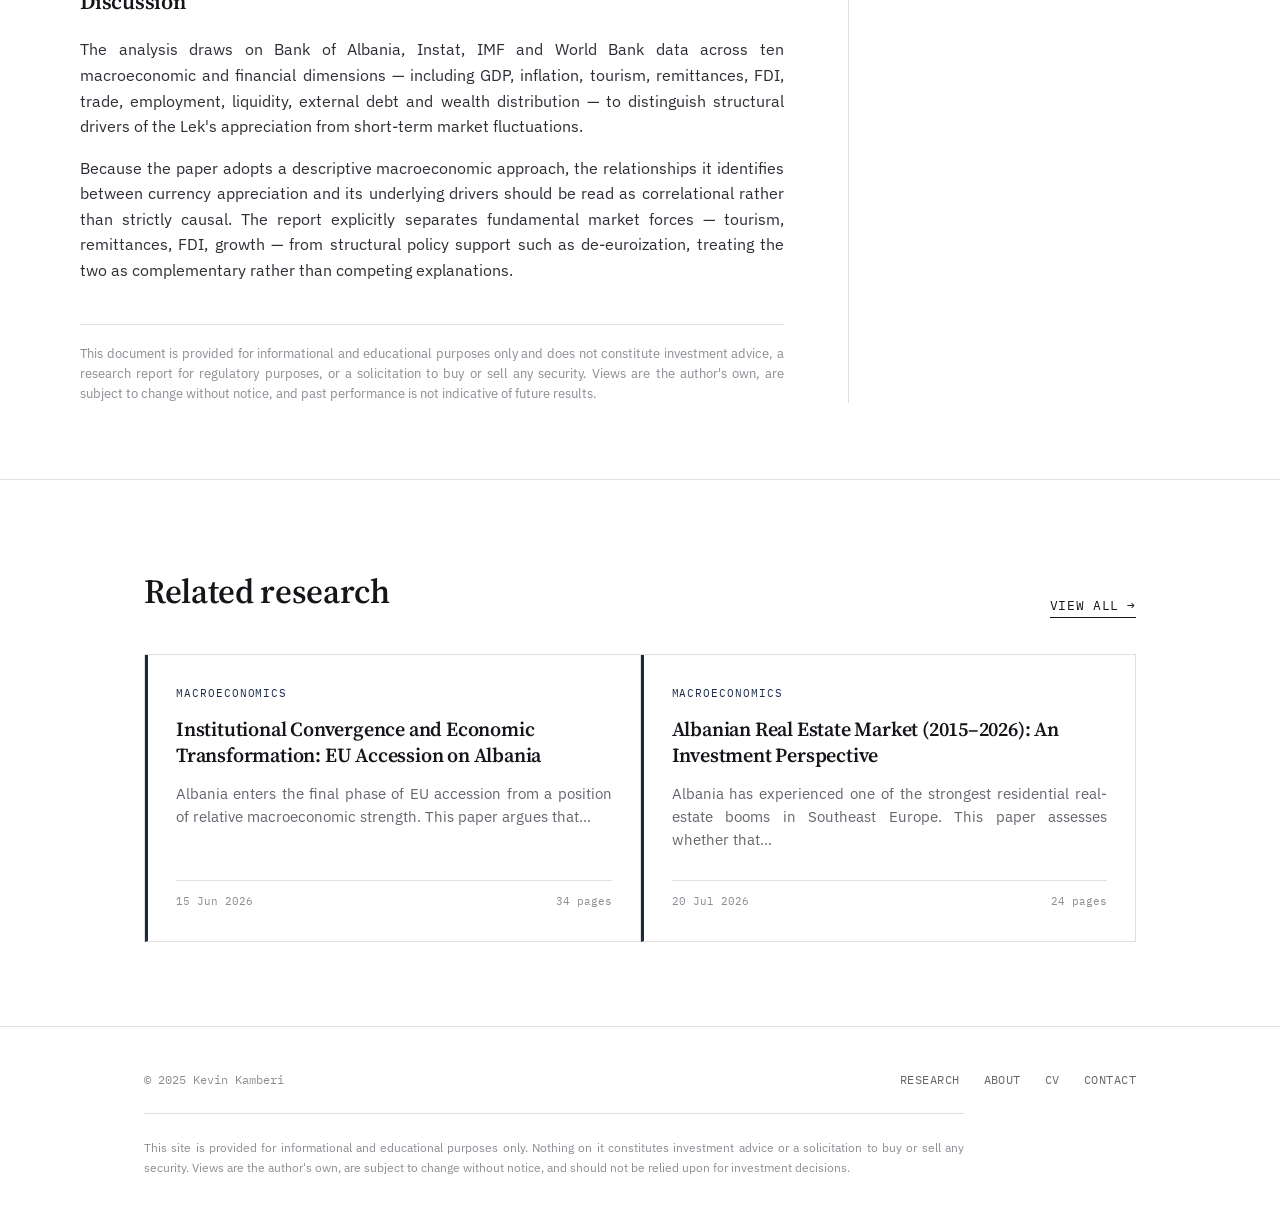
<file: albanian-lek-appreciation.html>
<!DOCTYPE html>
<html lang="en">
<head>
<meta charset="UTF-8">
<meta name="viewport" content="width=device-width, initial-scale=1.0">
<title>The Appreciation of the Albanian Lek (2015–2026) — Kevin Kamberi</title>
<meta name="description" content="An evidence-based analysis of whether the Albanian Lek's appreciation reflects a temporary phenomenon or a structural transformation of Albania's economy.">
<link rel="preconnect" href="https://fonts.googleapis.com">
<link rel="preconnect" href="https://fonts.gstatic.com" crossorigin>
<link href="https://fonts.googleapis.com/css2?family=Source+Serif+4:opsz,wght@8..60,400;8..60,600;8..60,700&family=IBM+Plex+Sans:wght@400;500;600&family=IBM+Plex+Mono:wght@400;500&display=swap" rel="stylesheet">
<link rel="stylesheet" href="../css/style.css">
</head>
<body>
<a class="skip-link" href="#main">Skip to content</a>

<header class="site-header">
  <div class="wrap">
    <a class="wordmark" href="../index.html">Kevin Kamberi<span>Investment Analyst</span></a>
    <nav class="main-nav" id="main-nav">
      <a href="../index.html">Home</a>
      <a href="../research.html" aria-current="page">Research</a>
      <a href="../about.html">About</a>
      <a href="../cv.html">CV</a>
      <a href="../contact.html">Contact</a>
    </nav>
    <button class="nav-toggle" aria-label="Toggle navigation" aria-expanded="false" aria-controls="main-nav"><span></span></button>
  </div>
</header>

<main id="main">

  <article>
    <header class="article-head wrap">
      <p class="eyebrow"><a href="../research.html" style="text-decoration:none; color:inherit;">Research</a> &nbsp;/&nbsp; <span class="card-tag" style="color:var(--cat-macro);">Macroeconomics</span></p>
      <h1>The Appreciation of the Albanian Lek (2015&ndash;2026)</h1>

      <div class="article-meta">
        <div><span>Published</span><b>10 Jul 2026</b></div>
        <div><span>Length</span><b>36 pages</b></div>
        <div><span>Category</span><b>Macroeconomics</b></div>
      </div>

      <a class="dl-btn" href="../pdfs/albanian-lek-appreciation.pdf" download>
        <svg viewBox="0 0 24 24" fill="none" stroke="currentColor" stroke-width="2"><path d="M12 3v12m0 0l-5-5m5 5l5-5M4 21h16"/></svg>
        Download PDF
      </a>
    </header>

    <div class="wrap article-body">
      <div class="col-main">
        <section>
          <h2>Abstract</h2>
          <p class="abstract-text">The Albanian Lek has appreciated to its strongest level against the euro in more than a decade. This paper investigates whether that appreciation reflects a temporary market phenomenon or a structural transformation of Albania's economy, drawing on data from the Bank of Albania, Instat, the IMF and the World Bank across exchange rates, tourism, remittances, foreign direct investment, trade, liquidity and the residential property market. The evidence indicates that the appreciation is primarily explained by persistent foreign-currency inflows from record tourism revenues, rising remittances and growing foreign direct investment rather than speculative financial flows &mdash; though it has simultaneously weakened export competitiveness and contributed to rapidly rising residential property prices.</p>
        </section>

        <section>
          <h2>Key findings</h2>
          <ol class="findings">
            <li><span class="idx">01</span><span>Foreign visitor arrivals rose from 4.1 million in 2015 to a record 12.5 million in 2025, with tourism now estimated at 26.4% of GDP and directly or indirectly supporting roughly one in five jobs in the country.</span></li>
            <li><span class="idx">02</span><span>Public debt fell from approximately 76% of GDP in 2020 to an estimated 53% by the end of 2025, supporting two sovereign rating upgrades (Moody's to Ba3, S&amp;P to BB) and improving Albania's resilience to external shocks.</span></li>
            <li><span class="idx">03</span><span>The Lek's appreciation has an asymmetric effect on the economy: it has helped compress inflation toward the Bank of Albania's 3% target and boosted household purchasing power, while eroding price competitiveness for export-oriented sectors such as textiles and footwear.</span></li>
            <li><span class="idx">04</span><span>Remittances (&euro;2.27 billion in 2024) and foreign direct investment (growing from $0.99 billion in 2015 to $1.87 billion in 2025) have increasingly offset Albania's structural merchandise trade deficit, keeping the current account deficit to an estimated 0.5% of GDP in 2025.</span></li>
            <li><span class="idx">05</span><span>The Bank of Albania's de-euroization strategy &mdash; including higher reserve requirements on foreign-currency liabilities and promotion of Lek-denominated government securities &mdash; has reinforced the shift of household deposits toward the domestic currency, strengthening monetary policy transmission alongside the currency's fundamentals-driven appreciation.</span></li>
          </ol>
        </section>

        <section>
          <h2>Discussion</h2>
          <p>The analysis draws on Bank of Albania, Instat, IMF and World Bank data across ten macroeconomic and financial dimensions &mdash; including GDP, inflation, tourism, remittances, FDI, trade, employment, liquidity, external debt and wealth distribution &mdash; to distinguish structural drivers of the Lek's appreciation from short-term market fluctuations.</p>
          <p>Because the paper adopts a descriptive macroeconomic approach, the relationships it identifies between currency appreciation and its underlying drivers should be read as correlational rather than strictly causal. The report explicitly separates fundamental market forces &mdash; tourism, remittances, FDI, growth &mdash; from structural policy support such as de-euroization, treating the two as complementary rather than competing explanations.</p>
        </section>

        <p class="disclosure">This document is provided for informational and educational purposes only and does not constitute investment advice, a research report for regulatory purposes, or a solicitation to buy or sell any security. Views are the author's own, are subject to change without notice, and past performance is not indicative of future results.</p>
      </div>

      <aside class="rail">
        <h4>Publication details</h4>
        <dl>
          <div><dt>Author</dt><dd>Kevin Kamberi</dd></div>
          <div><dt>Category</dt><dd>Macroeconomics</dd></div>
          <div><dt>Coverage</dt><dd>Albania &mdash; exchange rate, tourism, remittances, FDI, trade, debt</dd></div>
          <div><dt>Method</dt><dd>Macro &amp; balance-of-payments data synthesis</dd></div>
          <div><dt>Data through</dt><dd>Jun 2026</dd></div>
          <div><dt>Classification</dt><dd>Public</dd></div>
        </dl>
        <h4>Cite as</h4>
        <p style="font-family:var(--mono); font-size:12.5px; color:var(--muted); line-height:1.7;">Kamberi, K. (2026). The Appreciation of the Albanian Lek (2015&ndash;2026): An Evidence-Based Analysis.</p>
        <a class="dl-btn" style="margin-top:8px; width:100%; justify-content:center;" href="../pdfs/albanian-lek-appreciation.pdf" download>
          <svg viewBox="0 0 24 24" fill="none" stroke="currentColor" stroke-width="2"><path d="M12 3v12m0 0l-5-5m5 5l5-5M4 21h16"/></svg>
          Download PDF
        </a>
      </aside>
    </div>
  </article>

  <section class="related">
    <div class="wrap">
      <div class="section-head">
        <h2>Related research</h2>
        <a class="text-link" href="../research.html">View all →</a>
      </div>
      <div class="grid grid-2">
        <a class="card cat-macro" href="eu-accession-albania.html">
          <div class="card-top">
            <span class="card-tag">Macroeconomics</span>
          </div>
          <h3>Institutional Convergence and Economic Transformation: EU Accession on Albania</h3>
          <p class="abstract">Albania enters the final phase of EU accession from a position of relative macroeconomic strength. This paper argues that…</p>
          <div class="card-foot"><span>15 Jun 2026</span><span>34 pages</span></div>
        </a>
        <a class="card cat-macro" href="albanian-real-estate-market.html">
          <div class="card-top">
            <span class="card-tag">Macroeconomics</span>
          </div>
          <h3>Albanian Real Estate Market (2015&ndash;2026): An Investment Perspective</h3>
          <p class="abstract">Albania has experienced one of the strongest residential real-estate booms in Southeast Europe. This paper assesses whether that…</p>
          <div class="card-foot"><span>20 Jul 2026</span><span>24 pages</span></div>
        </a>
      </div>
    </div>
  </section>

</main>

<footer class="site-footer">
  <div class="wrap">
    <div class="footer-row">
      <span class="copy">© 2025 Kevin Kamberi</span>
      <nav class="footer-links">
        <a href="../research.html">Research</a>
        <a href="../about.html">About</a>
        <a href="../cv.html">CV</a>
        <a href="../contact.html">Contact</a>
      </nav>
    </div>
    <p class="disclaimer">This site is provided for informational and educational purposes only. Nothing on it constitutes investment advice or a solicitation to buy or sell any security. Views are the author's own, are subject to change without notice, and should not be relied upon for investment decisions.</p>
  </div>
</footer>

<script src="../js/main.js"></script>
</body>
</html>
</file>
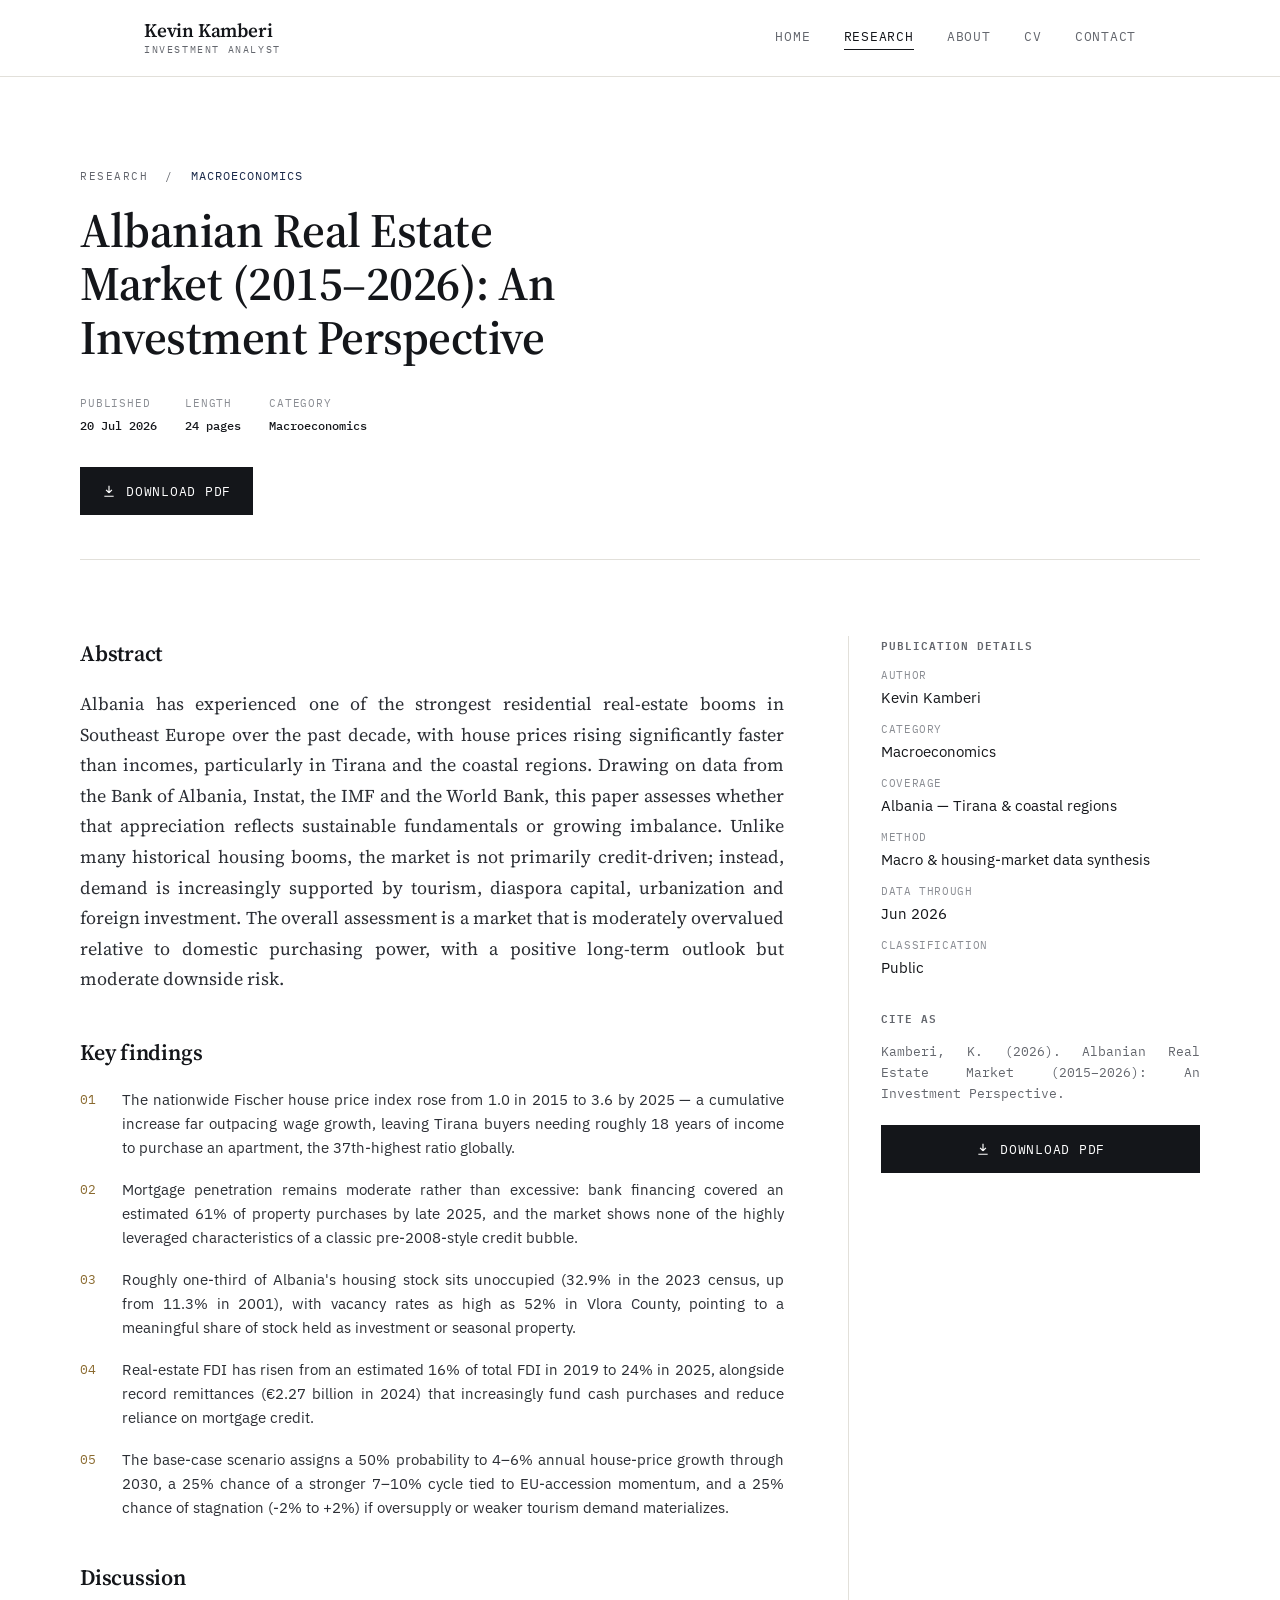
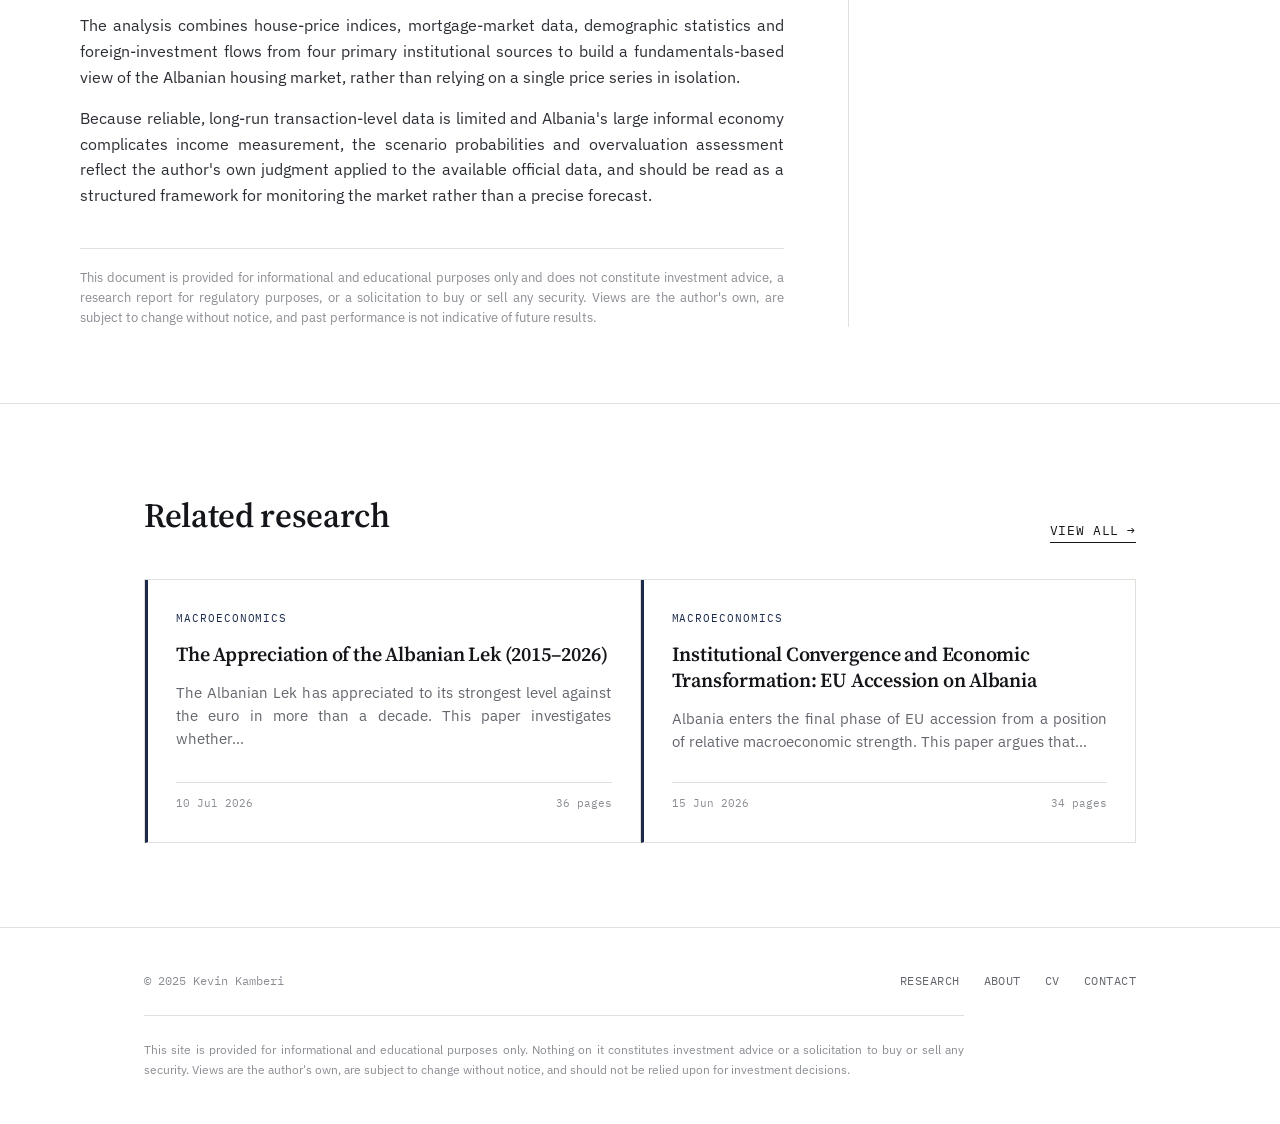
<file: albanian-real-estate-market.html>
<!DOCTYPE html>
<html lang="en">
<head>
<meta charset="UTF-8">
<meta name="viewport" content="width=device-width, initial-scale=1.0">
<title>Albanian Real Estate Market (2015–2026): An Investment Perspective — Kevin Kamberi</title>
<meta name="description" content="An investment perspective on Albania's residential real estate boom, based on data from the Bank of Albania, Instat, the IMF and the World Bank.">
<link rel="preconnect" href="https://fonts.googleapis.com">
<link rel="preconnect" href="https://fonts.gstatic.com" crossorigin>
<link href="https://fonts.googleapis.com/css2?family=Source+Serif+4:opsz,wght@8..60,400;8..60,600;8..60,700&family=IBM+Plex+Sans:wght@400;500;600&family=IBM+Plex+Mono:wght@400;500&display=swap" rel="stylesheet">
<link rel="stylesheet" href="../css/style.css">
</head>
<body>
<a class="skip-link" href="#main">Skip to content</a>

<header class="site-header">
  <div class="wrap">
    <a class="wordmark" href="../index.html">Kevin Kamberi<span>Investment Analyst</span></a>
    <nav class="main-nav" id="main-nav">
      <a href="../index.html">Home</a>
      <a href="../research.html" aria-current="page">Research</a>
      <a href="../about.html">About</a>
      <a href="../cv.html">CV</a>
      <a href="../contact.html">Contact</a>
    </nav>
    <button class="nav-toggle" aria-label="Toggle navigation" aria-expanded="false" aria-controls="main-nav"><span></span></button>
  </div>
</header>

<main id="main">

  <article>
    <header class="article-head wrap">
      <p class="eyebrow"><a href="../research.html" style="text-decoration:none; color:inherit;">Research</a> &nbsp;/&nbsp; <span class="card-tag" style="color:var(--cat-macro);">Macroeconomics</span></p>
      <h1>Albanian Real Estate Market (2015&ndash;2026): An Investment Perspective</h1>

      <div class="article-meta">
        <div><span>Published</span><b>20 Jul 2026</b></div>
        <div><span>Length</span><b>24 pages</b></div>
        <div><span>Category</span><b>Macroeconomics</b></div>
      </div>

      <a class="dl-btn" href="../pdfs/albanian-real-estate-market.pdf" download>
        <svg viewBox="0 0 24 24" fill="none" stroke="currentColor" stroke-width="2"><path d="M12 3v12m0 0l-5-5m5 5l5-5M4 21h16"/></svg>
        Download PDF
      </a>
    </header>

    <div class="wrap article-body">
      <div class="col-main">
        <section>
          <h2>Abstract</h2>
          <p class="abstract-text">Albania has experienced one of the strongest residential real-estate booms in Southeast Europe over the past decade, with house prices rising significantly faster than incomes, particularly in Tirana and the coastal regions. Drawing on data from the Bank of Albania, Instat, the IMF and the World Bank, this paper assesses whether that appreciation reflects sustainable fundamentals or growing imbalance. Unlike many historical housing booms, the market is not primarily credit-driven; instead, demand is increasingly supported by tourism, diaspora capital, urbanization and foreign investment. The overall assessment is a market that is moderately overvalued relative to domestic purchasing power, with a positive long-term outlook but moderate downside risk.</p>
        </section>

        <section>
          <h2>Key findings</h2>
          <ol class="findings">
            <li><span class="idx">01</span><span>The nationwide Fischer house price index rose from 1.0 in 2015 to 3.6 by 2025 &mdash; a cumulative increase far outpacing wage growth, leaving Tirana buyers needing roughly 18 years of income to purchase an apartment, the 37th-highest ratio globally.</span></li>
            <li><span class="idx">02</span><span>Mortgage penetration remains moderate rather than excessive: bank financing covered an estimated 61% of property purchases by late 2025, and the market shows none of the highly leveraged characteristics of a classic pre-2008-style credit bubble.</span></li>
            <li><span class="idx">03</span><span>Roughly one-third of Albania's housing stock sits unoccupied (32.9% in the 2023 census, up from 11.3% in 2001), with vacancy rates as high as 52% in Vlora County, pointing to a meaningful share of stock held as investment or seasonal property.</span></li>
            <li><span class="idx">04</span><span>Real-estate FDI has risen from an estimated 16% of total FDI in 2019 to 24% in 2025, alongside record remittances (&euro;2.27 billion in 2024) that increasingly fund cash purchases and reduce reliance on mortgage credit.</span></li>
            <li><span class="idx">05</span><span>The base-case scenario assigns a 50% probability to 4&ndash;6% annual house-price growth through 2030, a 25% chance of a stronger 7&ndash;10% cycle tied to EU-accession momentum, and a 25% chance of stagnation (-2% to +2%) if oversupply or weaker tourism demand materializes.</span></li>
          </ol>
        </section>

        <section>
          <h2>Discussion</h2>
          <p>The analysis combines house-price indices, mortgage-market data, demographic statistics and foreign-investment flows from four primary institutional sources to build a fundamentals-based view of the Albanian housing market, rather than relying on a single price series in isolation.</p>
          <p>Because reliable, long-run transaction-level data is limited and Albania's large informal economy complicates income measurement, the scenario probabilities and overvaluation assessment reflect the author's own judgment applied to the available official data, and should be read as a structured framework for monitoring the market rather than a precise forecast.</p>
        </section>

        <p class="disclosure">This document is provided for informational and educational purposes only and does not constitute investment advice, a research report for regulatory purposes, or a solicitation to buy or sell any security. Views are the author's own, are subject to change without notice, and past performance is not indicative of future results.</p>
      </div>

      <aside class="rail">
        <h4>Publication details</h4>
        <dl>
          <div><dt>Author</dt><dd>Kevin Kamberi</dd></div>
          <div><dt>Category</dt><dd>Macroeconomics</dd></div>
          <div><dt>Coverage</dt><dd>Albania &mdash; Tirana &amp; coastal regions</dd></div>
          <div><dt>Method</dt><dd>Macro &amp; housing-market data synthesis</dd></div>
          <div><dt>Data through</dt><dd>Jun 2026</dd></div>
          <div><dt>Classification</dt><dd>Public</dd></div>
        </dl>
        <h4>Cite as</h4>
        <p style="font-family:var(--mono); font-size:12.5px; color:var(--muted); line-height:1.7;">Kamberi, K. (2026). Albanian Real Estate Market (2015&ndash;2026): An Investment Perspective.</p>
        <a class="dl-btn" style="margin-top:8px; width:100%; justify-content:center;" href="../pdfs/albanian-real-estate-market.pdf" download>
          <svg viewBox="0 0 24 24" fill="none" stroke="currentColor" stroke-width="2"><path d="M12 3v12m0 0l-5-5m5 5l5-5M4 21h16"/></svg>
          Download PDF
        </a>
      </aside>
    </div>
  </article>

  <section class="related">
    <div class="wrap">
      <div class="section-head">
        <h2>Related research</h2>
        <a class="text-link" href="../research.html">View all →</a>
      </div>
      <div class="grid grid-2">
        <a class="card cat-macro" href="albanian-lek-appreciation.html">
          <div class="card-top">
            <span class="card-tag">Macroeconomics</span>
          </div>
          <h3>The Appreciation of the Albanian Lek (2015&ndash;2026)</h3>
          <p class="abstract">The Albanian Lek has appreciated to its strongest level against the euro in more than a decade. This paper investigates whether…</p>
          <div class="card-foot"><span>10 Jul 2026</span><span>36 pages</span></div>
        </a>
        <a class="card cat-macro" href="eu-accession-albania.html">
          <div class="card-top">
            <span class="card-tag">Macroeconomics</span>
          </div>
          <h3>Institutional Convergence and Economic Transformation: EU Accession on Albania</h3>
          <p class="abstract">Albania enters the final phase of EU accession from a position of relative macroeconomic strength. This paper argues that…</p>
          <div class="card-foot"><span>15 Jun 2026</span><span>34 pages</span></div>
        </a>
      </div>
    </div>
  </section>

</main>

<footer class="site-footer">
  <div class="wrap">
    <div class="footer-row">
      <span class="copy">© 2025 Kevin Kamberi</span>
      <nav class="footer-links">
        <a href="../research.html">Research</a>
        <a href="../about.html">About</a>
        <a href="../cv.html">CV</a>
        <a href="../contact.html">Contact</a>
      </nav>
    </div>
    <p class="disclaimer">This site is provided for informational and educational purposes only. Nothing on it constitutes investment advice or a solicitation to buy or sell any security. Views are the author's own, are subject to change without notice, and should not be relied upon for investment decisions.</p>
  </div>
</footer>

<script src="../js/main.js"></script>
</body>
</html>
</file>
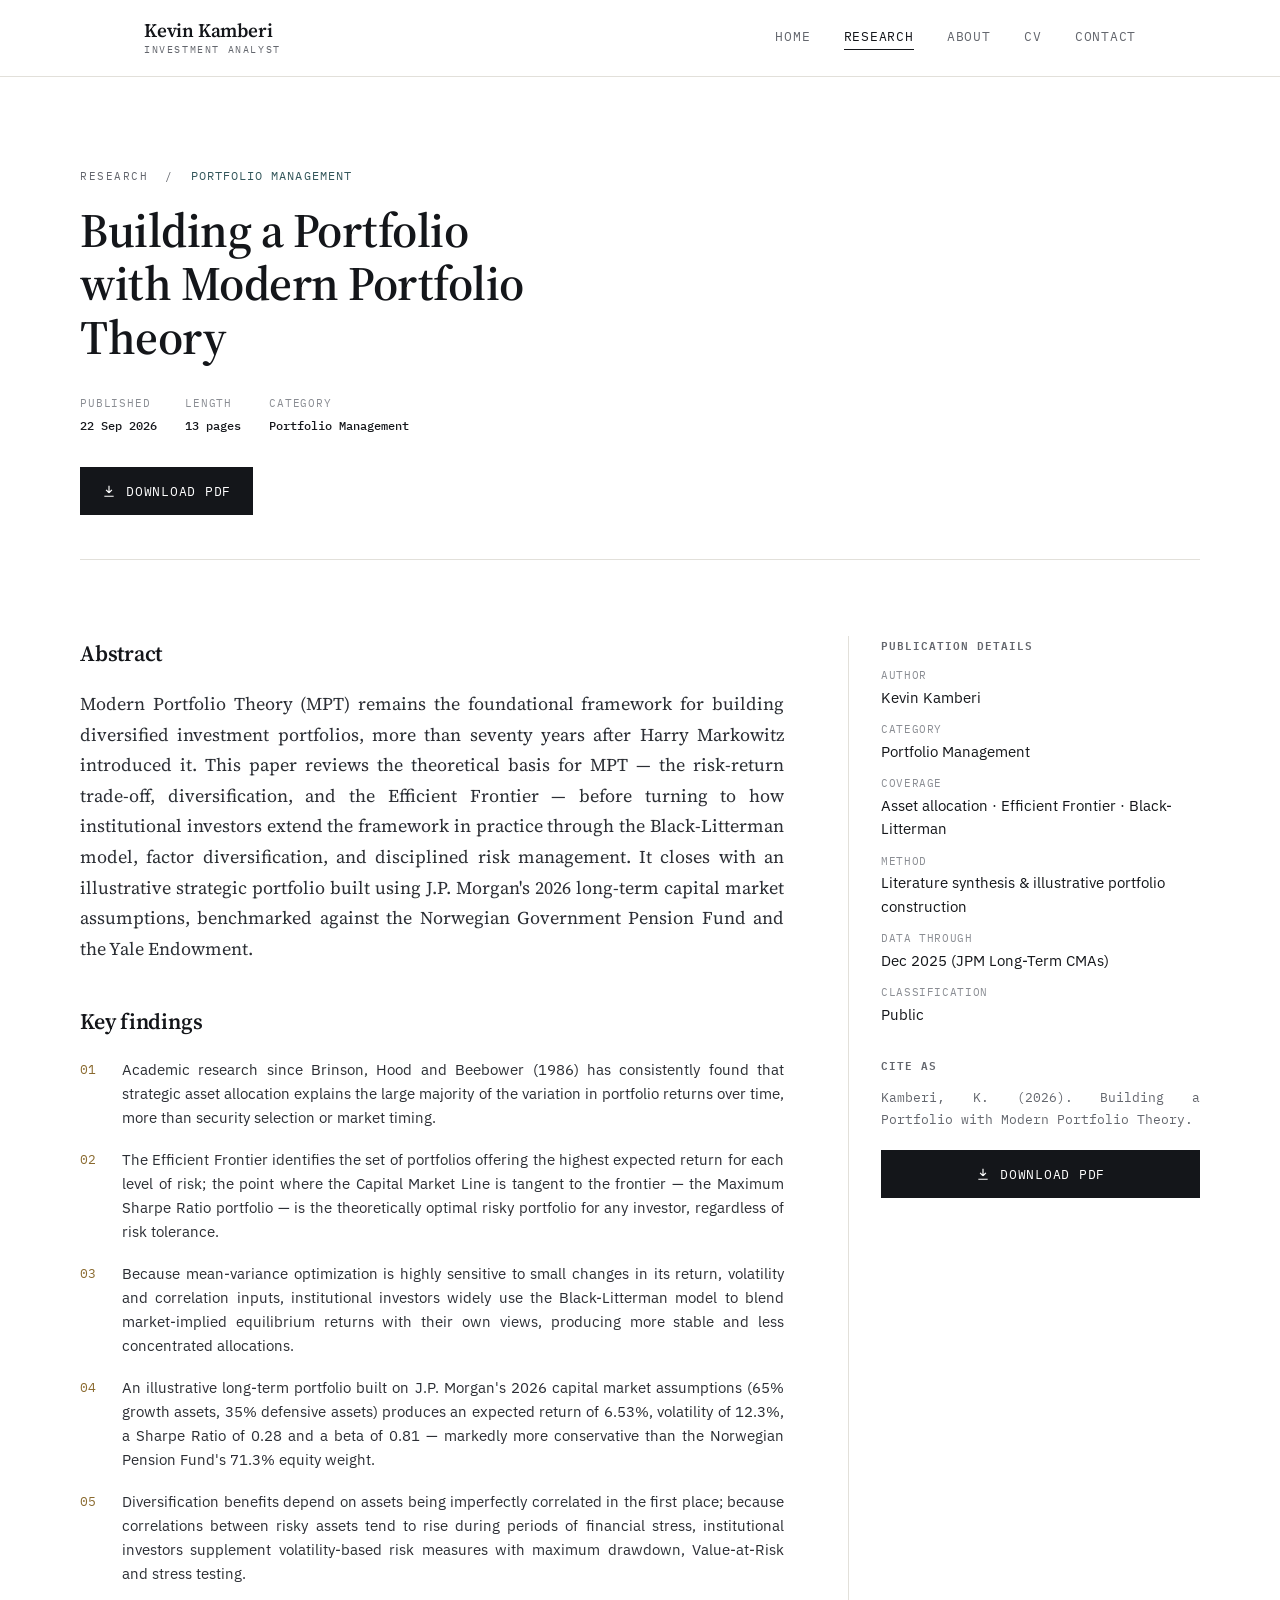
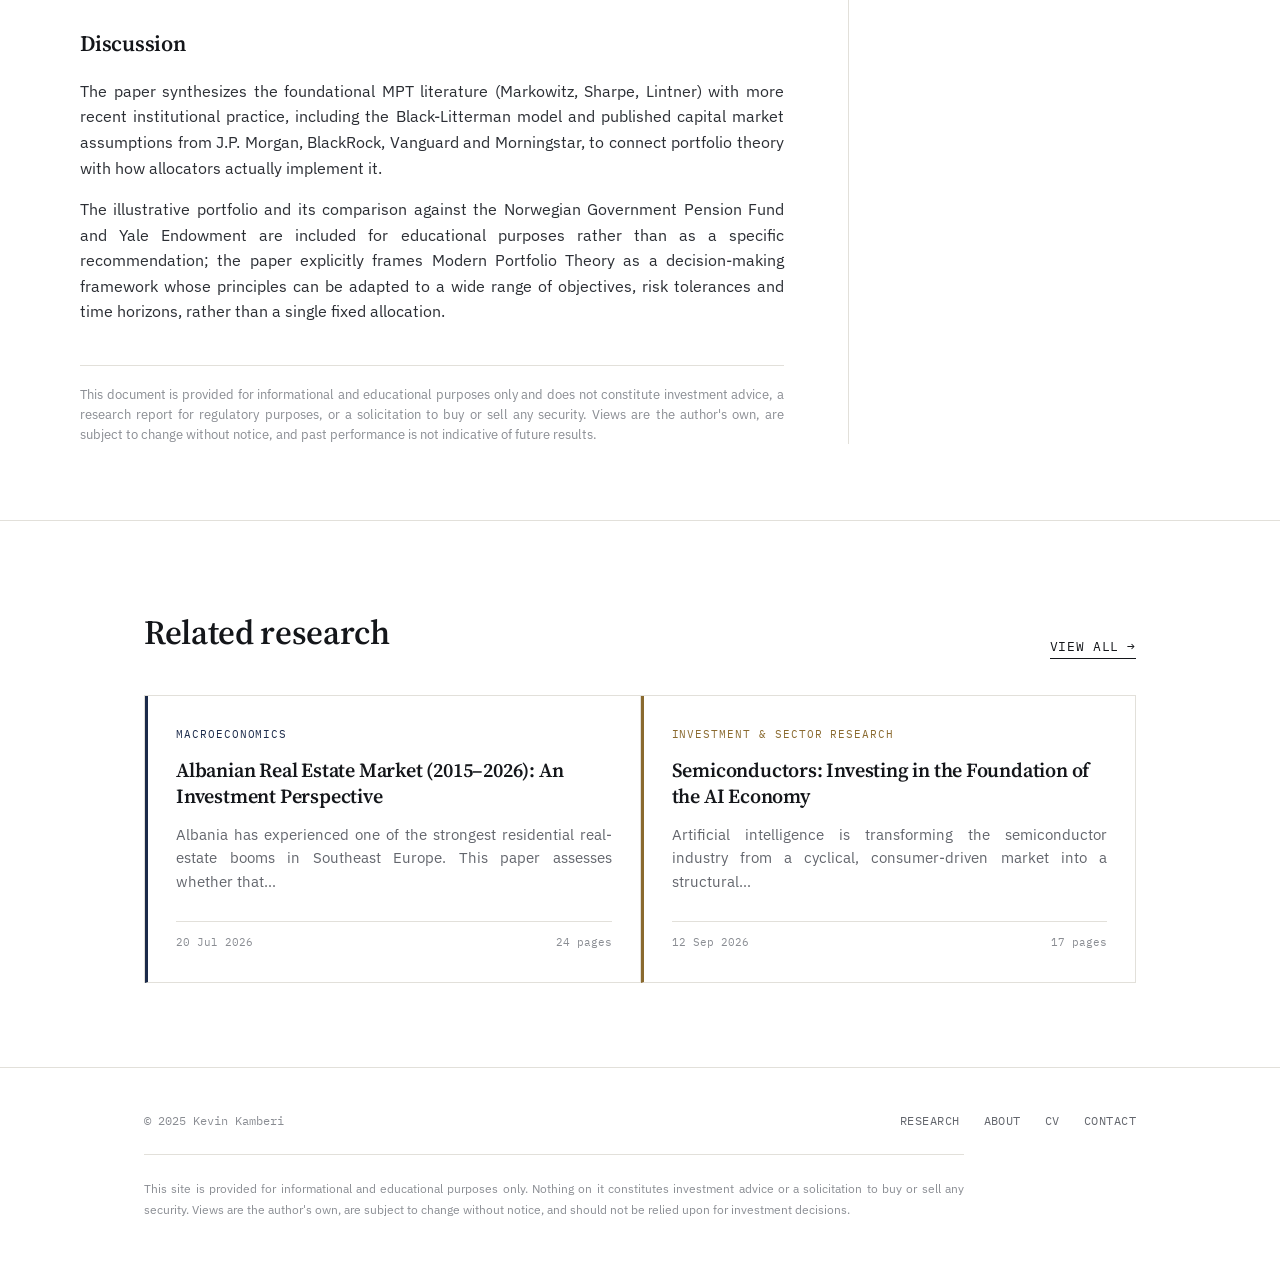
<file: building-a-portfolio-with-mpt.html>
<!DOCTYPE html>
<html lang="en">
<head>
<meta charset="UTF-8">
<meta name="viewport" content="width=device-width, initial-scale=1.0">
<title>Building a Portfolio with Modern Portfolio Theory — Kevin Kamberi</title>
<meta name="description" content="How Modern Portfolio Theory and its institutional extensions — Black-Litterman, factor diversification, disciplined risk management — are used to build diversified portfolios.">
<link rel="preconnect" href="https://fonts.googleapis.com">
<link rel="preconnect" href="https://fonts.gstatic.com" crossorigin>
<link href="https://fonts.googleapis.com/css2?family=Source+Serif+4:opsz,wght@8..60,400;8..60,600;8..60,700&family=IBM+Plex+Sans:wght@400;500;600&family=IBM+Plex+Mono:wght@400;500&display=swap" rel="stylesheet">
<link rel="stylesheet" href="../css/style.css">
</head>
<body>
<a class="skip-link" href="#main">Skip to content</a>

<header class="site-header">
  <div class="wrap">
    <a class="wordmark" href="../index.html">Kevin Kamberi<span>Investment Analyst</span></a>
    <nav class="main-nav" id="main-nav">
      <a href="../index.html">Home</a>
      <a href="../research.html" aria-current="page">Research</a>
      <a href="../about.html">About</a>
      <a href="../cv.html">CV</a>
      <a href="../contact.html">Contact</a>
    </nav>
    <button class="nav-toggle" aria-label="Toggle navigation" aria-expanded="false" aria-controls="main-nav"><span></span></button>
  </div>
</header>

<main id="main">

  <article>
    <header class="article-head wrap">
      <p class="eyebrow"><a href="../research.html" style="text-decoration:none; color:inherit;">Research</a> &nbsp;/&nbsp; <span class="card-tag" style="color:var(--cat-portfolio);">Portfolio Management</span></p>
      <h1>Building a Portfolio with Modern Portfolio Theory</h1>

      <div class="article-meta">
        <div><span>Published</span><b>22 Sep 2026</b></div>
        <div><span>Length</span><b>13 pages</b></div>
        <div><span>Category</span><b>Portfolio Management</b></div>
      </div>

      <a class="dl-btn" href="../pdfs/building-a-portfolio-with-mpt.pdf" download>
        <svg viewBox="0 0 24 24" fill="none" stroke="currentColor" stroke-width="2"><path d="M12 3v12m0 0l-5-5m5 5l5-5M4 21h16"/></svg>
        Download PDF
      </a>
    </header>

    <div class="wrap article-body">
      <div class="col-main">
        <section>
          <h2>Abstract</h2>
          <p class="abstract-text">Modern Portfolio Theory (MPT) remains the foundational framework for building diversified investment portfolios, more than seventy years after Harry Markowitz introduced it. This paper reviews the theoretical basis for MPT &mdash; the risk-return trade-off, diversification, and the Efficient Frontier &mdash; before turning to how institutional investors extend the framework in practice through the Black-Litterman model, factor diversification, and disciplined risk management. It closes with an illustrative strategic portfolio built using J.P. Morgan's 2026 long-term capital market assumptions, benchmarked against the Norwegian Government Pension Fund and the Yale Endowment.</p>
        </section>

        <section>
          <h2>Key findings</h2>
          <ol class="findings">
            <li><span class="idx">01</span><span>Academic research since Brinson, Hood and Beebower (1986) has consistently found that strategic asset allocation explains the large majority of the variation in portfolio returns over time, more than security selection or market timing.</span></li>
            <li><span class="idx">02</span><span>The Efficient Frontier identifies the set of portfolios offering the highest expected return for each level of risk; the point where the Capital Market Line is tangent to the frontier &mdash; the Maximum Sharpe Ratio portfolio &mdash; is the theoretically optimal risky portfolio for any investor, regardless of risk tolerance.</span></li>
            <li><span class="idx">03</span><span>Because mean-variance optimization is highly sensitive to small changes in its return, volatility and correlation inputs, institutional investors widely use the Black-Litterman model to blend market-implied equilibrium returns with their own views, producing more stable and less concentrated allocations.</span></li>
            <li><span class="idx">04</span><span>An illustrative long-term portfolio built on J.P. Morgan's 2026 capital market assumptions (65% growth assets, 35% defensive assets) produces an expected return of 6.53%, volatility of 12.3%, a Sharpe Ratio of 0.28 and a beta of 0.81 &mdash; markedly more conservative than the Norwegian Pension Fund's 71.3% equity weight.</span></li>
            <li><span class="idx">05</span><span>Diversification benefits depend on assets being imperfectly correlated in the first place; because correlations between risky assets tend to rise during periods of financial stress, institutional investors supplement volatility-based risk measures with maximum drawdown, Value-at-Risk and stress testing.</span></li>
          </ol>
        </section>

        <section>
          <h2>Discussion</h2>
          <p>The paper synthesizes the foundational MPT literature (Markowitz, Sharpe, Lintner) with more recent institutional practice, including the Black-Litterman model and published capital market assumptions from J.P. Morgan, BlackRock, Vanguard and Morningstar, to connect portfolio theory with how allocators actually implement it.</p>
          <p>The illustrative portfolio and its comparison against the Norwegian Government Pension Fund and Yale Endowment are included for educational purposes rather than as a specific recommendation; the paper explicitly frames Modern Portfolio Theory as a decision-making framework whose principles can be adapted to a wide range of objectives, risk tolerances and time horizons, rather than a single fixed allocation.</p>
        </section>

        <p class="disclosure">This document is provided for informational and educational purposes only and does not constitute investment advice, a research report for regulatory purposes, or a solicitation to buy or sell any security. Views are the author's own, are subject to change without notice, and past performance is not indicative of future results.</p>
      </div>

      <aside class="rail">
        <h4>Publication details</h4>
        <dl>
          <div><dt>Author</dt><dd>Kevin Kamberi</dd></div>
          <div><dt>Category</dt><dd>Portfolio Management</dd></div>
          <div><dt>Coverage</dt><dd>Asset allocation · Efficient Frontier · Black-Litterman</dd></div>
          <div><dt>Method</dt><dd>Literature synthesis &amp; illustrative portfolio construction</dd></div>
          <div><dt>Data through</dt><dd>Dec 2025 (JPM Long-Term CMAs)</dd></div>
          <div><dt>Classification</dt><dd>Public</dd></div>
        </dl>
        <h4>Cite as</h4>
        <p style="font-family:var(--mono); font-size:12.5px; color:var(--muted); line-height:1.7;">Kamberi, K. (2026). Building a Portfolio with Modern Portfolio Theory.</p>
        <a class="dl-btn" style="margin-top:8px; width:100%; justify-content:center;" href="../pdfs/building-a-portfolio-with-mpt.pdf" download>
          <svg viewBox="0 0 24 24" fill="none" stroke="currentColor" stroke-width="2"><path d="M12 3v12m0 0l-5-5m5 5l5-5M4 21h16"/></svg>
          Download PDF
        </a>
      </aside>
    </div>
  </article>

  <section class="related">
    <div class="wrap">
      <div class="section-head">
        <h2>Related research</h2>
        <a class="text-link" href="../research.html">View all →</a>
      </div>
      <div class="grid grid-2">
        <a class="card cat-macro" href="albanian-real-estate-market.html">
          <div class="card-top">
            <span class="card-tag">Macroeconomics</span>
          </div>
          <h3>Albanian Real Estate Market (2015&ndash;2026): An Investment Perspective</h3>
          <p class="abstract">Albania has experienced one of the strongest residential real-estate booms in Southeast Europe. This paper assesses whether that…</p>
          <div class="card-foot"><span>20 Jul 2026</span><span>24 pages</span></div>
        </a>
        <a class="card cat-invest" href="semiconductors-ai-foundation.html">
          <div class="card-top">
            <span class="card-tag">Investment &amp; Sector Research</span>
          </div>
          <h3>Semiconductors: Investing in the Foundation of the AI Economy</h3>
          <p class="abstract">Artificial intelligence is transforming the semiconductor industry from a cyclical, consumer-driven market into a structural…</p>
          <div class="card-foot"><span>12 Sep 2026</span><span>17 pages</span></div>
        </a>
      </div>
    </div>
  </section>

</main>

<footer class="site-footer">
  <div class="wrap">
    <div class="footer-row">
      <span class="copy">© 2025 Kevin Kamberi</span>
      <nav class="footer-links">
        <a href="../research.html">Research</a>
        <a href="../about.html">About</a>
        <a href="../cv.html">CV</a>
        <a href="../contact.html">Contact</a>
      </nav>
    </div>
    <p class="disclaimer">This site is provided for informational and educational purposes only. Nothing on it constitutes investment advice or a solicitation to buy or sell any security. Views are the author's own, are subject to change without notice, and should not be relied upon for investment decisions.</p>
  </div>
</footer>

<script src="../js/main.js"></script>
</body>
</html>
</file>
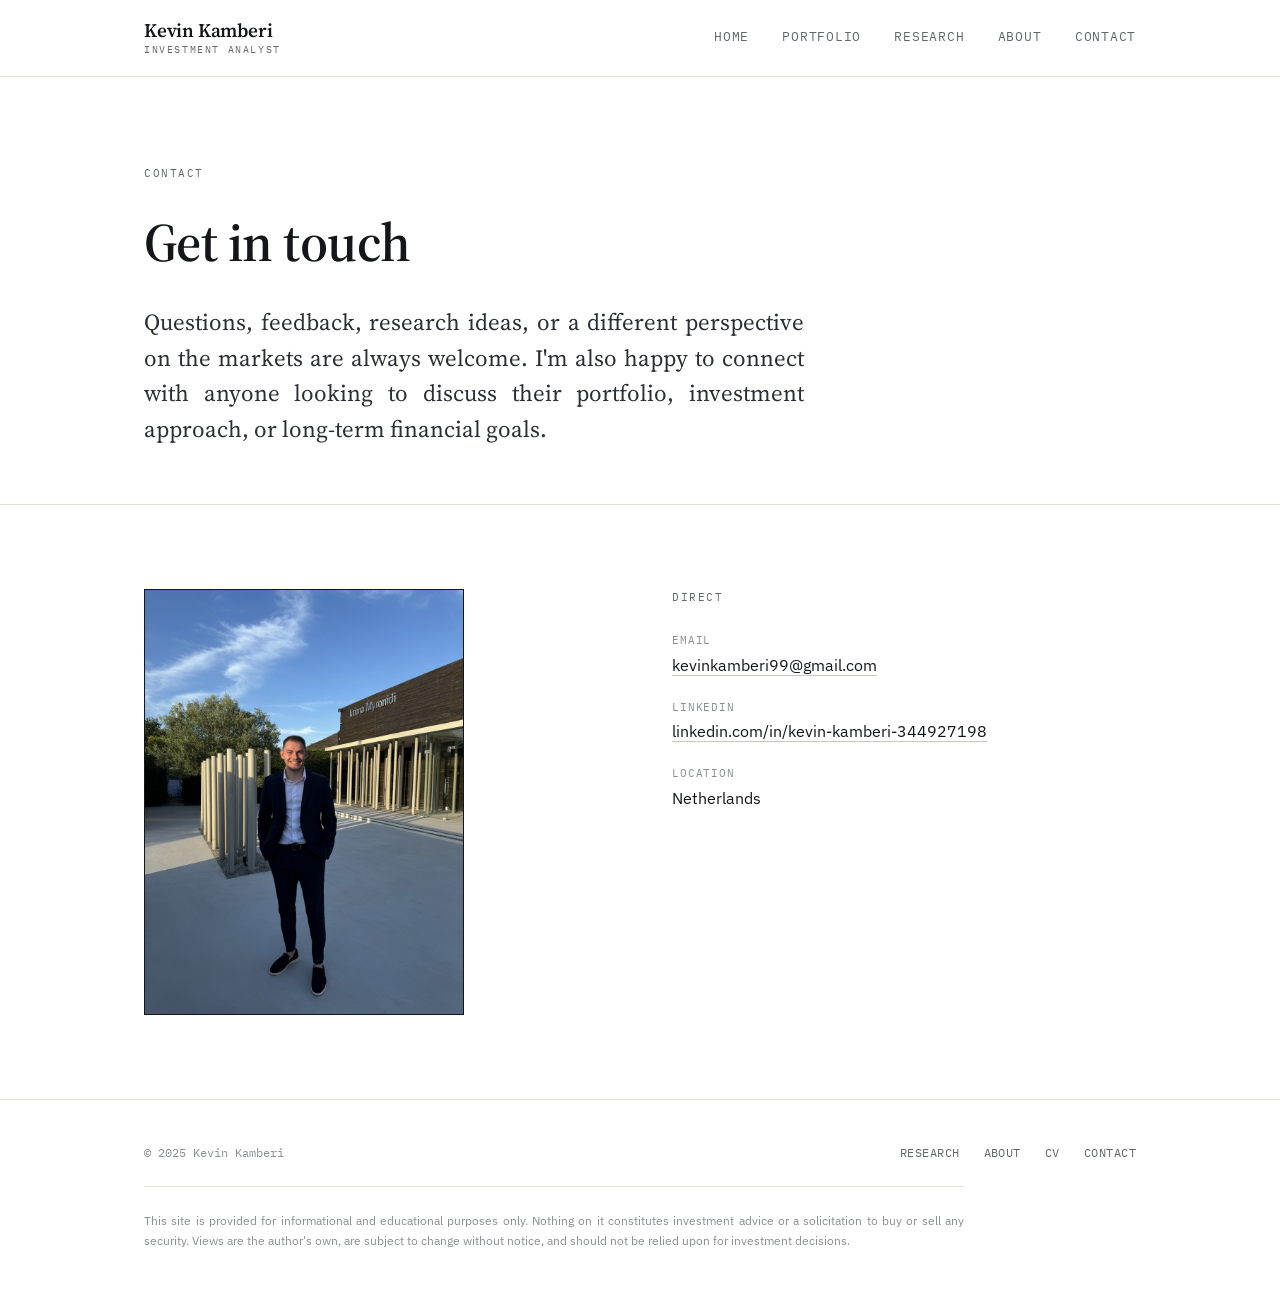
<file: contact.html>
<!DOCTYPE html>
<html lang="en">
<head>
<meta charset="UTF-8">
<meta name="viewport" content="width=device-width, initial-scale=1.0">
<title>Contact — Kevin Kamberi</title>
<meta name="description" content="Get in touch with Kevin Kamberi to discuss markets, research ideas, or your investment portfolio.">
<link rel="preconnect" href="https://fonts.googleapis.com">
<link rel="preconnect" href="https://fonts.gstatic.com" crossorigin>
<link href="https://fonts.googleapis.com/css2?family=Source+Serif+4:opsz,wght@8..60,400;8..60,600;8..60,700&family=IBM+Plex+Sans:wght@400;500;600&family=IBM+Plex+Mono:wght@400;500&display=swap" rel="stylesheet">
<link rel="stylesheet" href="css/style.css">
</head>
<body>
<a class="skip-link" href="#main">Skip to content</a>

<header class="site-header">
  <div class="wrap">
    <a class="wordmark" href="index.html">Kevin Kamberi<span>Investment Analyst</span></a>
    <nav class="main-nav" id="main-nav">
  <a href="index.html">Home</a>
  <a href="portfolio.html">Portfolio</a>
  <a href="research.html">Research</a>
  <a href="about.html">About</a>
  <a href="contact.html">Contact</a>
</nav>
    <button class="nav-toggle" aria-label="Toggle navigation" aria-expanded="false" aria-controls="main-nav"><span></span></button>
  </div>
</header>

<main id="main">

  <section class="page-head">
    <div class="wrap">
      <p class="eyebrow">Contact</p>
      <h1>Get in touch</h1>
      <p class="lede">Questions, feedback, research ideas, or a different perspective on the markets are always welcome. I'm also happy to connect with anyone looking to discuss their portfolio, investment approach, or long-term financial goals.</p>
    </div>
  </section>

  <section>
    <div class="wrap two-col">
      <div>
        <img class="contact-photo" src="assets/kevin-kamberi-full.jpg" alt="Kevin Kamberi">
      </div>
      <div>
        <p class="eyebrow" style="margin-bottom:6px;">Direct</p>
        <dl class="contact-list" style="max-width:420px;">
          <div>
            <dt>Email</dt>
            <a href="mailto:kevinkamberi99@gmail.com">kevinkamberi99@gmail.com</a>
          </div>
          <div>
            <dt>LinkedIn</dt>
            <a href="https://www.linkedin.com/in/kevin-kamberi-344927198/" target="_blank" rel="noopener">linkedin.com/in/kevin-kamberi-344927198</a>
          </div>
          <div>
            <dt>Location</dt>
            <span style="font-size:15.5px;">Netherlands</span>
          </div>
        </dl>
      </div>
    </div>
  </section>

</main>

<footer class="site-footer">
  <div class="wrap">
    <div class="footer-row">
      <span class="copy">© 2025 Kevin Kamberi</span>
      <nav class="footer-links">
        <a href="research.html">Research</a>
        <a href="about.html">About</a>
        <a href="cv.html">CV</a>
        <a href="contact.html">Contact</a>
      </nav>
    </div>
    <p class="disclaimer">This site is provided for informational and educational purposes only. Nothing on it constitutes investment advice or a solicitation to buy or sell any security. Views are the author's own, are subject to change without notice, and should not be relied upon for investment decisions.</p>
  </div>
</footer>

<script src="js/main.js"></script>
</body>
</html>
</file>
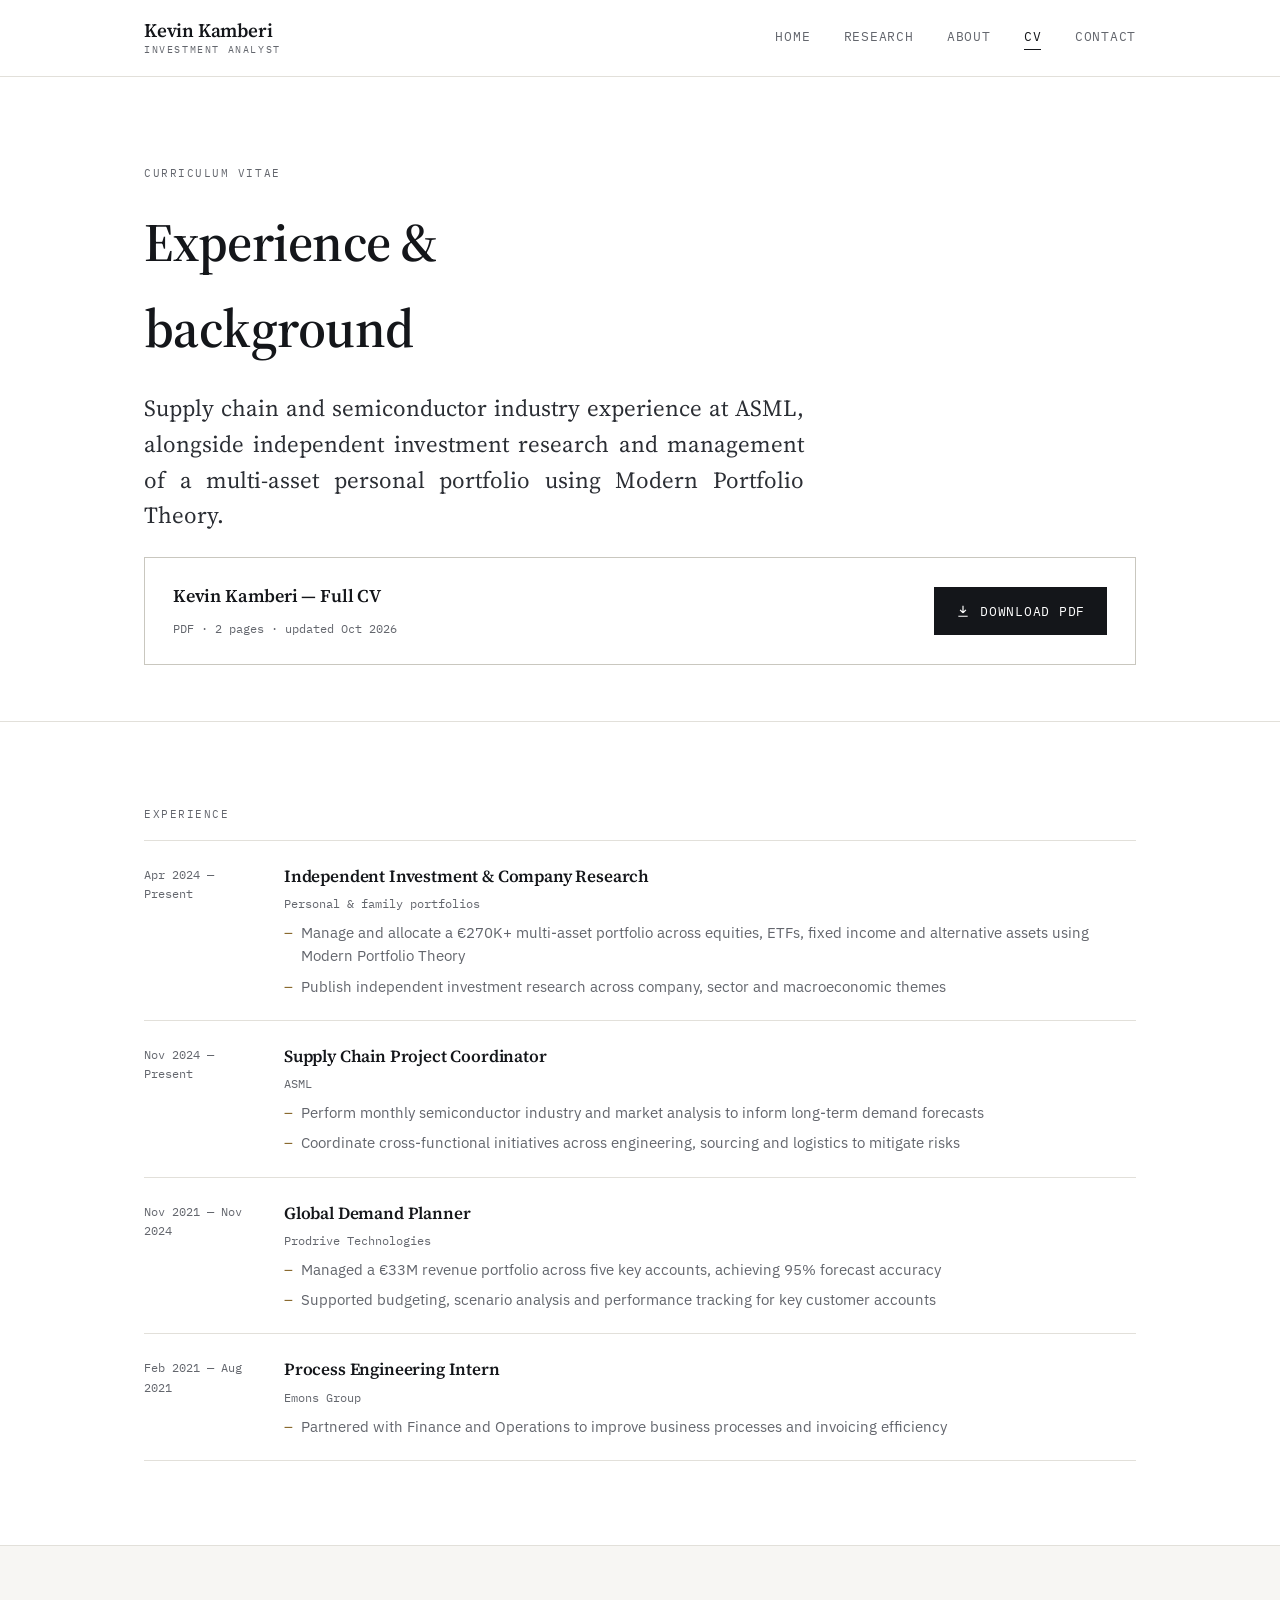
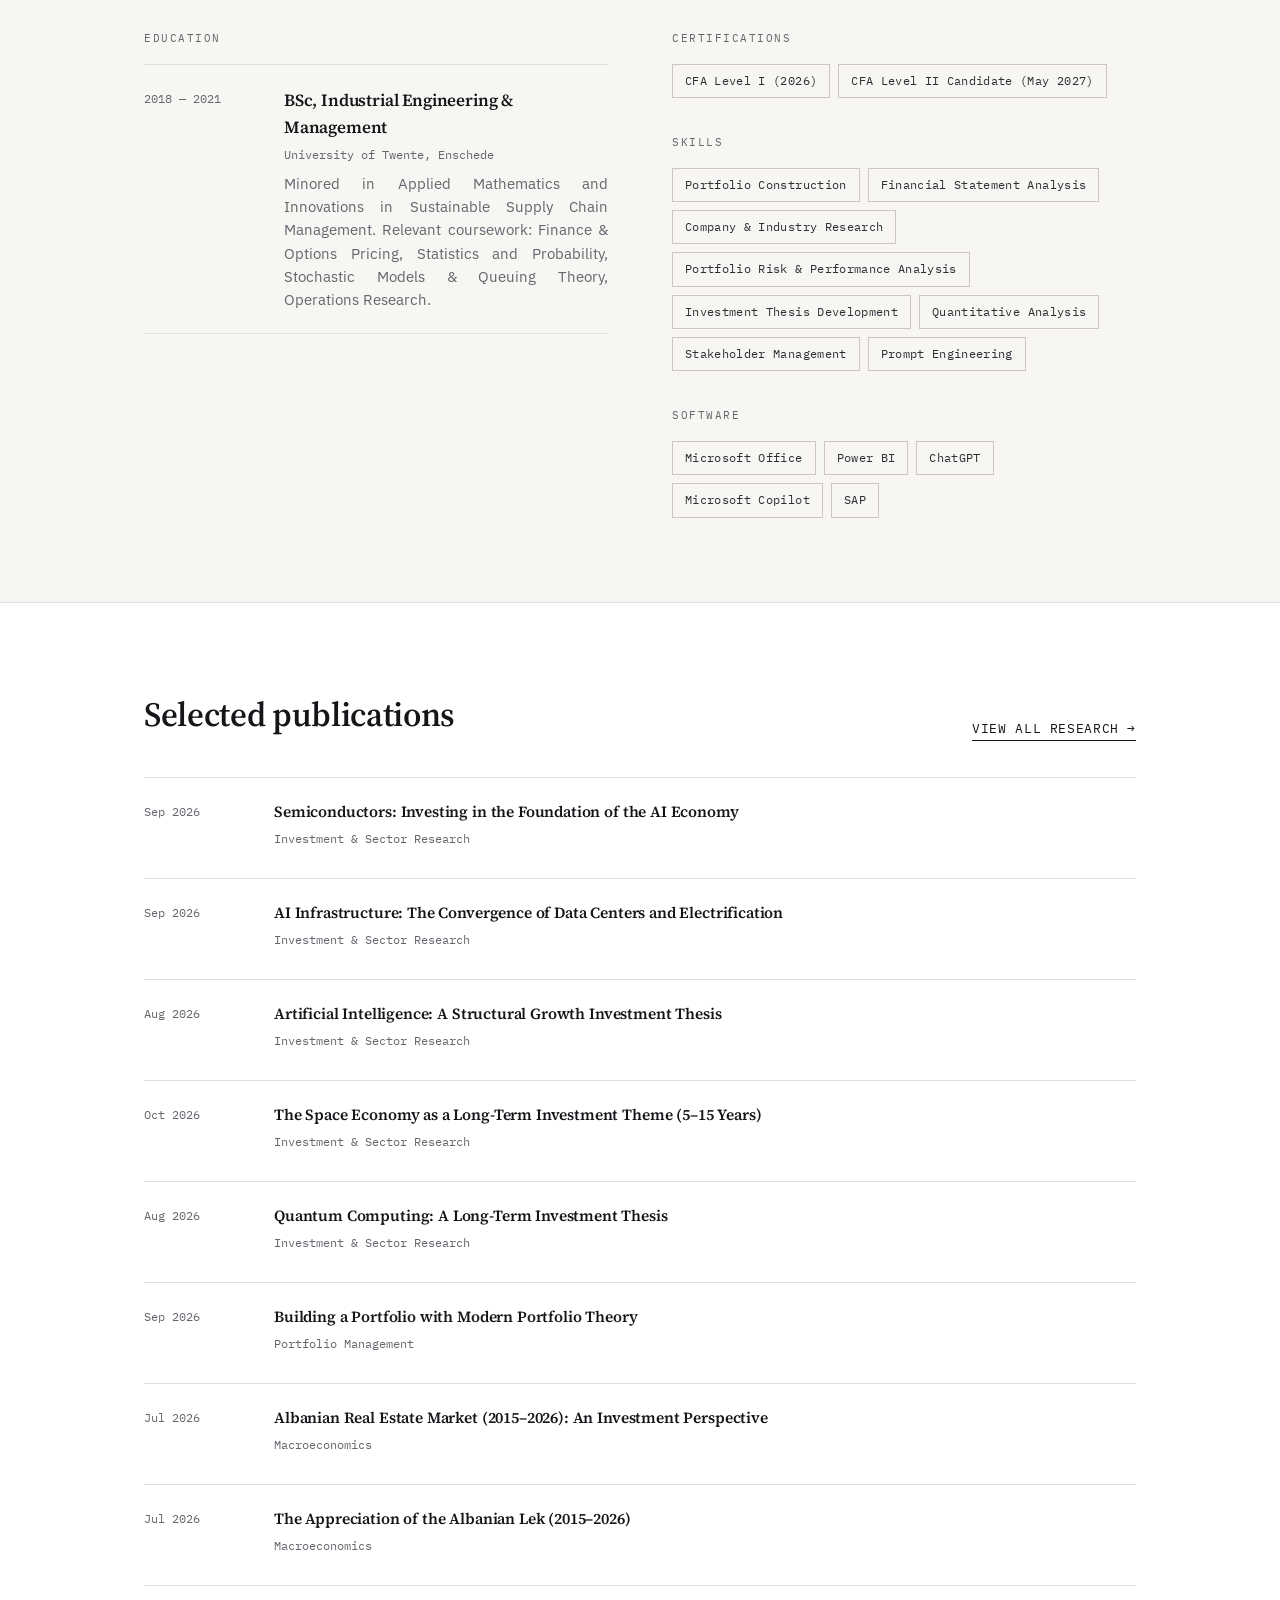
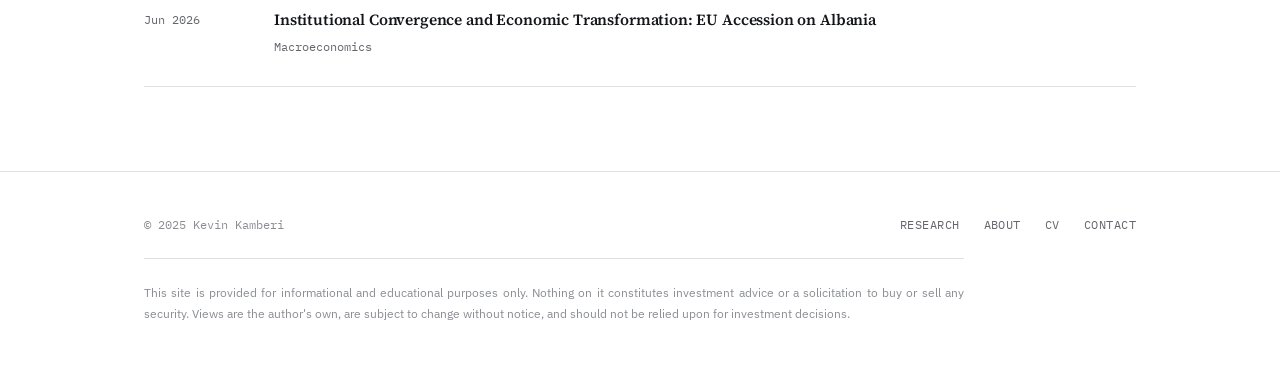
<file: cv.html>
<!DOCTYPE html>
<html lang="en">
<head>
<meta charset="UTF-8">
<meta name="viewport" content="width=device-width, initial-scale=1.0">
<title>CV — Kevin Kamberi</title>
<meta name="description" content="Curriculum vitae for Kevin Kamberi — supply chain and semiconductor industry experience, independent investment research and portfolio management.">
<link rel="preconnect" href="https://fonts.googleapis.com">
<link rel="preconnect" href="https://fonts.gstatic.com" crossorigin>
<link href="https://fonts.googleapis.com/css2?family=Source+Serif+4:opsz,wght@8..60,400;8..60,600;8..60,700&family=IBM+Plex+Sans:wght@400;500;600&family=IBM+Plex+Mono:wght@400;500&display=swap" rel="stylesheet">
<link rel="stylesheet" href="css/style.css">
</head>
<body>
<a class="skip-link" href="#main">Skip to content</a>

<header class="site-header">
  <div class="wrap">
    <a class="wordmark" href="index.html">Kevin Kamberi<span>Investment Analyst</span></a>
    <nav class="main-nav" id="main-nav">
      <a href="index.html">Home</a>
      <a href="research.html">Research</a>
      <a href="about.html">About</a>
      <a href="cv.html" aria-current="page">CV</a>
      <a href="contact.html">Contact</a>
    </nav>
    <button class="nav-toggle" aria-label="Toggle navigation" aria-expanded="false" aria-controls="main-nav"><span></span></button>
  </div>
</header>

<main id="main">

  <section class="page-head">
    <div class="wrap">
      <p class="eyebrow">Curriculum vitae</p>
      <h1>Experience &amp; background</h1>
      <p class="lede">Supply chain and semiconductor industry experience at ASML, alongside independent investment research and management of a multi-asset personal portfolio using Modern Portfolio Theory.</p>

      <div class="cv-download">
        <div>
          <h3>Kevin Kamberi — Full CV</h3>
          <span class="meta">PDF &middot; 2 pages &middot; updated Oct 2026</span>
        </div>
        <a class="dl-btn" href="pdfs/kevin-kamberi-cv.pdf" download style="margin-top:0;">
          <svg viewBox="0 0 24 24" width="14" height="14" fill="none" stroke="currentColor" stroke-width="2"><path d="M12 3v12m0 0l-5-5m5 5l5-5M4 21h16"/></svg>
          Download PDF
        </a>
      </div>
    </div>
  </section>

  <section class="bordered">
    <div class="wrap">
      <p class="eyebrow" style="margin-bottom:16px;">Experience</p>
      <ul class="timeline">
        <li>
          <div class="when">Apr 2024 — Present</div>
          <div>
            <h4>Independent Investment &amp; Company Research</h4>
            <span class="org">Personal &amp; family portfolios</span>
            <ul class="cv-bullets">
              <li>Manage and allocate a €270K+ multi-asset portfolio across equities, ETFs, fixed income and alternative assets using Modern Portfolio Theory</li>
              <li>Publish independent investment research across company, sector and macroeconomic themes</li>
            </ul>
          </div>
        </li>
        <li>
          <div class="when">Nov 2024 — Present</div>
          <div>
            <h4>Supply Chain Project Coordinator</h4>
            <span class="org">ASML</span>
            <ul class="cv-bullets">
              <li>Perform monthly semiconductor industry and market analysis to inform long-term demand forecasts</li>
              <li>Coordinate cross-functional initiatives across engineering, sourcing and logistics to mitigate risks</li>
            </ul>
          </div>
        </li>
        <li>
          <div class="when">Nov 2021 — Nov 2024</div>
          <div>
            <h4>Global Demand Planner</h4>
            <span class="org">Prodrive Technologies</span>
            <ul class="cv-bullets">
              <li>Managed a €33M revenue portfolio across five key accounts, achieving 95% forecast accuracy</li>
              <li>Supported budgeting, scenario analysis and performance tracking for key customer accounts</li>
            </ul>
          </div>
        </li>
        <li>
          <div class="when">Feb 2021 — Aug 2021</div>
          <div>
            <h4>Process Engineering Intern</h4>
            <span class="org">Emons Group</span>
            <ul class="cv-bullets">
              <li>Partnered with Finance and Operations to improve business processes and invoicing efficiency</li>
            </ul>
          </div>
        </li>
      </ul>
    </div>
  </section>

  <section class="alt bordered">
    <div class="wrap two-col">
      <div>
        <p class="eyebrow" style="margin-bottom:16px;">Education</p>
        <ul class="timeline">
          <li>
            <div class="when">2018 — 2021</div>
            <div>
              <h4>BSc, Industrial Engineering &amp; Management</h4>
              <span class="org">University of Twente, Enschede</span>
              <p>Minored in Applied Mathematics and Innovations in Sustainable Supply Chain Management. Relevant coursework: Finance &amp; Options Pricing, Statistics and Probability, Stochastic Models &amp; Queuing Theory, Operations Research.</p>
            </div>
          </li>
        </ul>
      </div>
      <div>
        <p class="eyebrow" style="margin-bottom:16px;">Certifications</p>
        <div class="taglist" style="margin-bottom:36px;">
          <span>CFA Level I (2026)</span>
          <span>CFA Level II Candidate (May 2027)</span>
        </div>
        <p class="eyebrow" style="margin-bottom:16px;">Skills</p>
        <div class="taglist" style="margin-bottom:36px;">
          <span>Portfolio Construction</span>
          <span>Financial Statement Analysis</span>
          <span>Company &amp; Industry Research</span>
          <span>Portfolio Risk &amp; Performance Analysis</span>
          <span>Investment Thesis Development</span>
          <span>Quantitative Analysis</span>
          <span>Stakeholder Management</span>
          <span>Prompt Engineering</span>
        </div>
        <p class="eyebrow" style="margin-bottom:16px;">Software</p>
        <div class="taglist">
          <span>Microsoft Office</span>
          <span>Power BI</span>
          <span>ChatGPT</span>
          <span>Microsoft Copilot</span>
          <span>SAP</span>
        </div>
      </div>
    </div>
  </section>

  <section>
    <div class="wrap">
      <div class="section-head">
        <h2>Selected publications</h2>
        <a class="text-link" href="research.html">View all research →</a>
      </div>
      <ul class="timeline" style="border:0;">
        <li style="grid-template-columns:110px 1fr;">
          <div class="when">Sep 2026</div>
          <div><h4 style="font-size:15.5px;"><a href="research/semiconductors-ai-foundation.html" style="text-decoration:none; color:inherit;">Semiconductors: Investing in the Foundation of the AI Economy</a></h4><span class="org">Investment &amp; Sector Research</span></div>
        </li>
        <li style="grid-template-columns:110px 1fr;">
          <div class="when">Sep 2026</div>
          <div><h4 style="font-size:15.5px;"><a href="research/ai-infrastructure-data-centers-electrification.html" style="text-decoration:none; color:inherit;">AI Infrastructure: The Convergence of Data Centers and Electrification</a></h4><span class="org">Investment &amp; Sector Research</span></div>
        </li>
        <li style="grid-template-columns:110px 1fr;">
          <div class="when">Aug 2026</div>
          <div><h4 style="font-size:15.5px;"><a href="research/ai-investment-brief.html" style="text-decoration:none; color:inherit;">Artificial Intelligence: A Structural Growth Investment Thesis</a></h4><span class="org">Investment &amp; Sector Research</span></div>
        </li>
        <li style="grid-template-columns:110px 1fr;">
          <div class="when">Oct 2026</div>
          <div><h4 style="font-size:15.5px;"><a href="research/space-economy-investment-theme.html" style="text-decoration:none; color:inherit;">The Space Economy as a Long-Term Investment Theme (5&ndash;15 Years)</a></h4><span class="org">Investment &amp; Sector Research</span></div>
        </li>
        <li style="grid-template-columns:110px 1fr;">
          <div class="when">Aug 2026</div>
          <div><h4 style="font-size:15.5px;"><a href="research/quantum-computing-investment-thesis.html" style="text-decoration:none; color:inherit;">Quantum Computing: A Long-Term Investment Thesis</a></h4><span class="org">Investment &amp; Sector Research</span></div>
        </li>
        <li style="grid-template-columns:110px 1fr;">
          <div class="when">Sep 2026</div>
          <div><h4 style="font-size:15.5px;"><a href="research/building-a-portfolio-with-mpt.html" style="text-decoration:none; color:inherit;">Building a Portfolio with Modern Portfolio Theory</a></h4><span class="org">Portfolio Management</span></div>
        </li>
        <li style="grid-template-columns:110px 1fr;">
          <div class="when">Jul 2026</div>
          <div><h4 style="font-size:15.5px;"><a href="research/albanian-real-estate-market.html" style="text-decoration:none; color:inherit;">Albanian Real Estate Market (2015&ndash;2026): An Investment Perspective</a></h4><span class="org">Macroeconomics</span></div>
        </li>
        <li style="grid-template-columns:110px 1fr;">
          <div class="when">Jul 2026</div>
          <div><h4 style="font-size:15.5px;"><a href="research/albanian-lek-appreciation.html" style="text-decoration:none; color:inherit;">The Appreciation of the Albanian Lek (2015&ndash;2026)</a></h4><span class="org">Macroeconomics</span></div>
        </li>
        <li style="grid-template-columns:110px 1fr;">
          <div class="when">Jun 2026</div>
          <div><h4 style="font-size:15.5px;"><a href="research/eu-accession-albania.html" style="text-decoration:none; color:inherit;">Institutional Convergence and Economic Transformation: EU Accession on Albania</a></h4><span class="org">Macroeconomics</span></div>
        </li>
      </ul>
    </div>
  </section>

</main>

<footer class="site-footer">
  <div class="wrap">
    <div class="footer-row">
      <span class="copy">© 2025 Kevin Kamberi</span>
      <nav class="footer-links">
        <a href="research.html">Research</a>
        <a href="about.html">About</a>
        <a href="cv.html">CV</a>
        <a href="contact.html">Contact</a>
      </nav>
    </div>
    <p class="disclaimer">This site is provided for informational and educational purposes only. Nothing on it constitutes investment advice or a solicitation to buy or sell any security. Views are the author's own, are subject to change without notice, and should not be relied upon for investment decisions.</p>
  </div>
</footer>

<script src="js/main.js"></script>
</body>
</html>
</file>
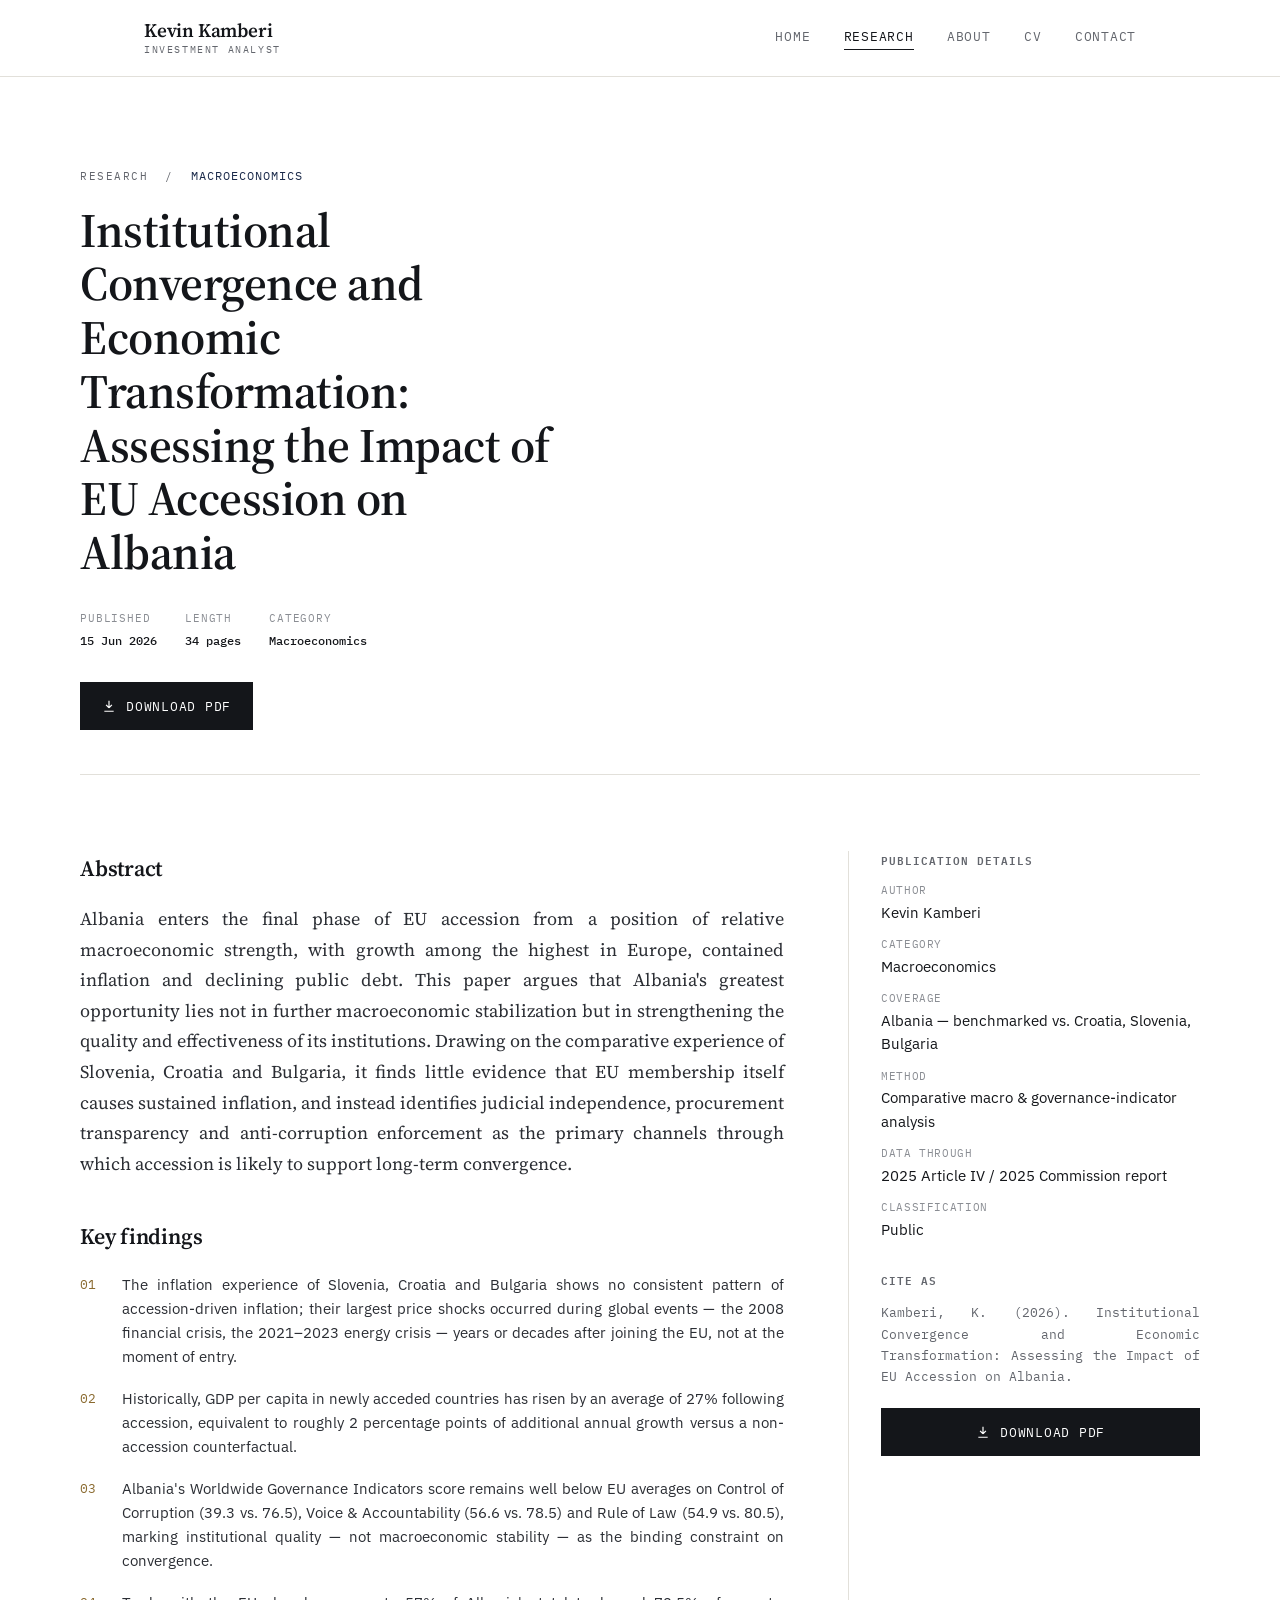
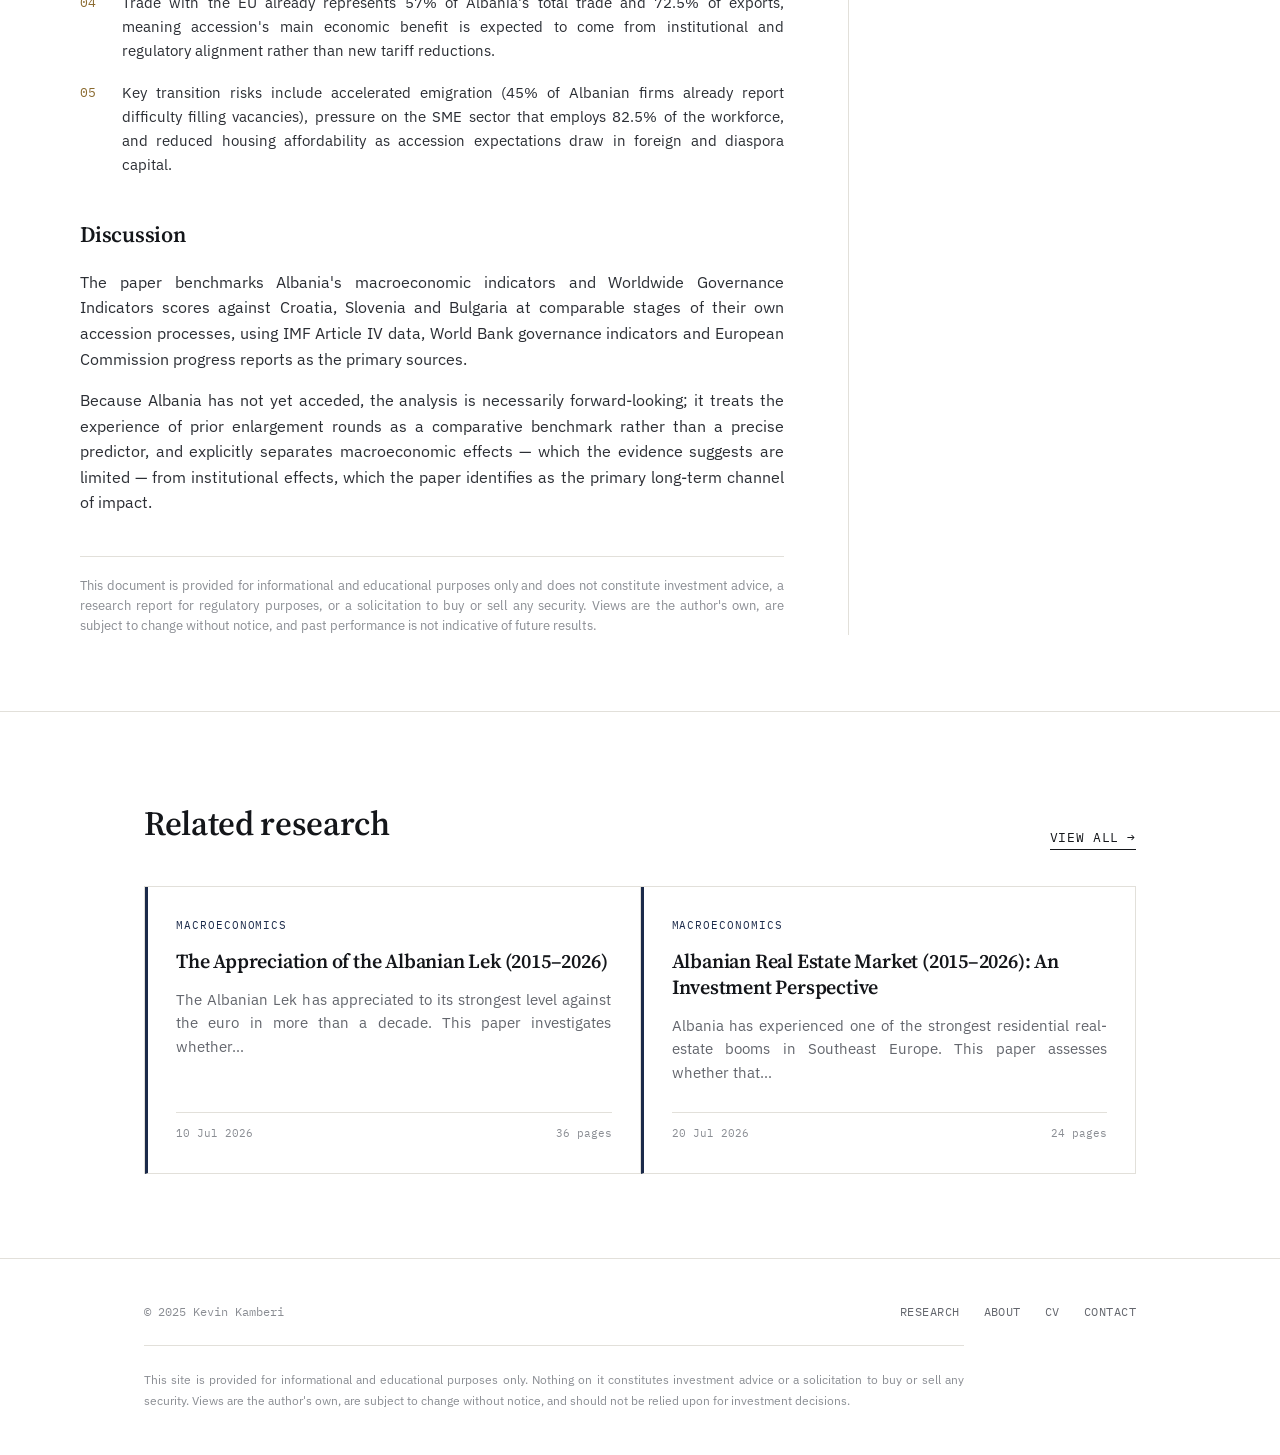
<file: eu-accession-albania.html>
<!DOCTYPE html>
<html lang="en">
<head>
<meta charset="UTF-8">
<meta name="viewport" content="width=device-width, initial-scale=1.0">
<title>Institutional Convergence and Economic Transformation: EU Accession on Albania — Kevin Kamberi</title>
<meta name="description" content="An assessment of the economic and institutional impact of EU accession on Albania, drawing on comparative evidence from Slovenia, Croatia and Bulgaria.">
<link rel="preconnect" href="https://fonts.googleapis.com">
<link rel="preconnect" href="https://fonts.gstatic.com" crossorigin>
<link href="https://fonts.googleapis.com/css2?family=Source+Serif+4:opsz,wght@8..60,400;8..60,600;8..60,700&family=IBM+Plex+Sans:wght@400;500;600&family=IBM+Plex+Mono:wght@400;500&display=swap" rel="stylesheet">
<link rel="stylesheet" href="../css/style.css">
</head>
<body>
<a class="skip-link" href="#main">Skip to content</a>

<header class="site-header">
  <div class="wrap">
    <a class="wordmark" href="../index.html">Kevin Kamberi<span>Investment Analyst</span></a>
    <nav class="main-nav" id="main-nav">
      <a href="../index.html">Home</a>
      <a href="../research.html" aria-current="page">Research</a>
      <a href="../about.html">About</a>
      <a href="../cv.html">CV</a>
      <a href="../contact.html">Contact</a>
    </nav>
    <button class="nav-toggle" aria-label="Toggle navigation" aria-expanded="false" aria-controls="main-nav"><span></span></button>
  </div>
</header>

<main id="main">

  <article>
    <header class="article-head wrap">
      <p class="eyebrow"><a href="../research.html" style="text-decoration:none; color:inherit;">Research</a> &nbsp;/&nbsp; <span class="card-tag" style="color:var(--cat-macro);">Macroeconomics</span></p>
      <h1>Institutional Convergence and Economic Transformation: Assessing the Impact of EU Accession on Albania</h1>

      <div class="article-meta">
        <div><span>Published</span><b>15 Jun 2026</b></div>
        <div><span>Length</span><b>34 pages</b></div>
        <div><span>Category</span><b>Macroeconomics</b></div>
      </div>

      <a class="dl-btn" href="../pdfs/eu-accession-albania.pdf" download>
        <svg viewBox="0 0 24 24" fill="none" stroke="currentColor" stroke-width="2"><path d="M12 3v12m0 0l-5-5m5 5l5-5M4 21h16"/></svg>
        Download PDF
      </a>
    </header>

    <div class="wrap article-body">
      <div class="col-main">
        <section>
          <h2>Abstract</h2>
          <p class="abstract-text">Albania enters the final phase of EU accession from a position of relative macroeconomic strength, with growth among the highest in Europe, contained inflation and declining public debt. This paper argues that Albania's greatest opportunity lies not in further macroeconomic stabilization but in strengthening the quality and effectiveness of its institutions. Drawing on the comparative experience of Slovenia, Croatia and Bulgaria, it finds little evidence that EU membership itself causes sustained inflation, and instead identifies judicial independence, procurement transparency and anti-corruption enforcement as the primary channels through which accession is likely to support long-term convergence.</p>
        </section>

        <section>
          <h2>Key findings</h2>
          <ol class="findings">
            <li><span class="idx">01</span><span>The inflation experience of Slovenia, Croatia and Bulgaria shows no consistent pattern of accession-driven inflation; their largest price shocks occurred during global events &mdash; the 2008 financial crisis, the 2021&ndash;2023 energy crisis &mdash; years or decades after joining the EU, not at the moment of entry.</span></li>
            <li><span class="idx">02</span><span>Historically, GDP per capita in newly acceded countries has risen by an average of 27% following accession, equivalent to roughly 2 percentage points of additional annual growth versus a non-accession counterfactual.</span></li>
            <li><span class="idx">03</span><span>Albania's Worldwide Governance Indicators score remains well below EU averages on Control of Corruption (39.3 vs. 76.5), Voice &amp; Accountability (56.6 vs. 78.5) and Rule of Law (54.9 vs. 80.5), marking institutional quality &mdash; not macroeconomic stability &mdash; as the binding constraint on convergence.</span></li>
            <li><span class="idx">04</span><span>Trade with the EU already represents 57% of Albania's total trade and 72.5% of exports, meaning accession's main economic benefit is expected to come from institutional and regulatory alignment rather than new tariff reductions.</span></li>
            <li><span class="idx">05</span><span>Key transition risks include accelerated emigration (45% of Albanian firms already report difficulty filling vacancies), pressure on the SME sector that employs 82.5% of the workforce, and reduced housing affordability as accession expectations draw in foreign and diaspora capital.</span></li>
          </ol>
        </section>

        <section>
          <h2>Discussion</h2>
          <p>The paper benchmarks Albania's macroeconomic indicators and Worldwide Governance Indicators scores against Croatia, Slovenia and Bulgaria at comparable stages of their own accession processes, using IMF Article IV data, World Bank governance indicators and European Commission progress reports as the primary sources.</p>
          <p>Because Albania has not yet acceded, the analysis is necessarily forward-looking; it treats the experience of prior enlargement rounds as a comparative benchmark rather than a precise predictor, and explicitly separates macroeconomic effects &mdash; which the evidence suggests are limited &mdash; from institutional effects, which the paper identifies as the primary long-term channel of impact.</p>
        </section>

        <p class="disclosure">This document is provided for informational and educational purposes only and does not constitute investment advice, a research report for regulatory purposes, or a solicitation to buy or sell any security. Views are the author's own, are subject to change without notice, and past performance is not indicative of future results.</p>
      </div>

      <aside class="rail">
        <h4>Publication details</h4>
        <dl>
          <div><dt>Author</dt><dd>Kevin Kamberi</dd></div>
          <div><dt>Category</dt><dd>Macroeconomics</dd></div>
          <div><dt>Coverage</dt><dd>Albania &mdash; benchmarked vs. Croatia, Slovenia, Bulgaria</dd></div>
          <div><dt>Method</dt><dd>Comparative macro &amp; governance-indicator analysis</dd></div>
          <div><dt>Data through</dt><dd>2025 Article IV / 2025 Commission report</dd></div>
          <div><dt>Classification</dt><dd>Public</dd></div>
        </dl>
        <h4>Cite as</h4>
        <p style="font-family:var(--mono); font-size:12.5px; color:var(--muted); line-height:1.7;">Kamberi, K. (2026). Institutional Convergence and Economic Transformation: Assessing the Impact of EU Accession on Albania.</p>
        <a class="dl-btn" style="margin-top:8px; width:100%; justify-content:center;" href="../pdfs/eu-accession-albania.pdf" download>
          <svg viewBox="0 0 24 24" fill="none" stroke="currentColor" stroke-width="2"><path d="M12 3v12m0 0l-5-5m5 5l5-5M4 21h16"/></svg>
          Download PDF
        </a>
      </aside>
    </div>
  </article>

  <section class="related">
    <div class="wrap">
      <div class="section-head">
        <h2>Related research</h2>
        <a class="text-link" href="../research.html">View all →</a>
      </div>
      <div class="grid grid-2">
        <a class="card cat-macro" href="albanian-lek-appreciation.html">
          <div class="card-top">
            <span class="card-tag">Macroeconomics</span>
          </div>
          <h3>The Appreciation of the Albanian Lek (2015&ndash;2026)</h3>
          <p class="abstract">The Albanian Lek has appreciated to its strongest level against the euro in more than a decade. This paper investigates whether…</p>
          <div class="card-foot"><span>10 Jul 2026</span><span>36 pages</span></div>
        </a>
        <a class="card cat-macro" href="albanian-real-estate-market.html">
          <div class="card-top">
            <span class="card-tag">Macroeconomics</span>
          </div>
          <h3>Albanian Real Estate Market (2015&ndash;2026): An Investment Perspective</h3>
          <p class="abstract">Albania has experienced one of the strongest residential real-estate booms in Southeast Europe. This paper assesses whether that…</p>
          <div class="card-foot"><span>20 Jul 2026</span><span>24 pages</span></div>
        </a>
      </div>
    </div>
  </section>

</main>

<footer class="site-footer">
  <div class="wrap">
    <div class="footer-row">
      <span class="copy">© 2025 Kevin Kamberi</span>
      <nav class="footer-links">
        <a href="../research.html">Research</a>
        <a href="../about.html">About</a>
        <a href="../cv.html">CV</a>
        <a href="../contact.html">Contact</a>
      </nav>
    </div>
    <p class="disclaimer">This site is provided for informational and educational purposes only. Nothing on it constitutes investment advice or a solicitation to buy or sell any security. Views are the author's own, are subject to change without notice, and should not be relied upon for investment decisions.</p>
  </div>
</footer>

<script src="../js/main.js"></script>
</body>
</html>
</file>
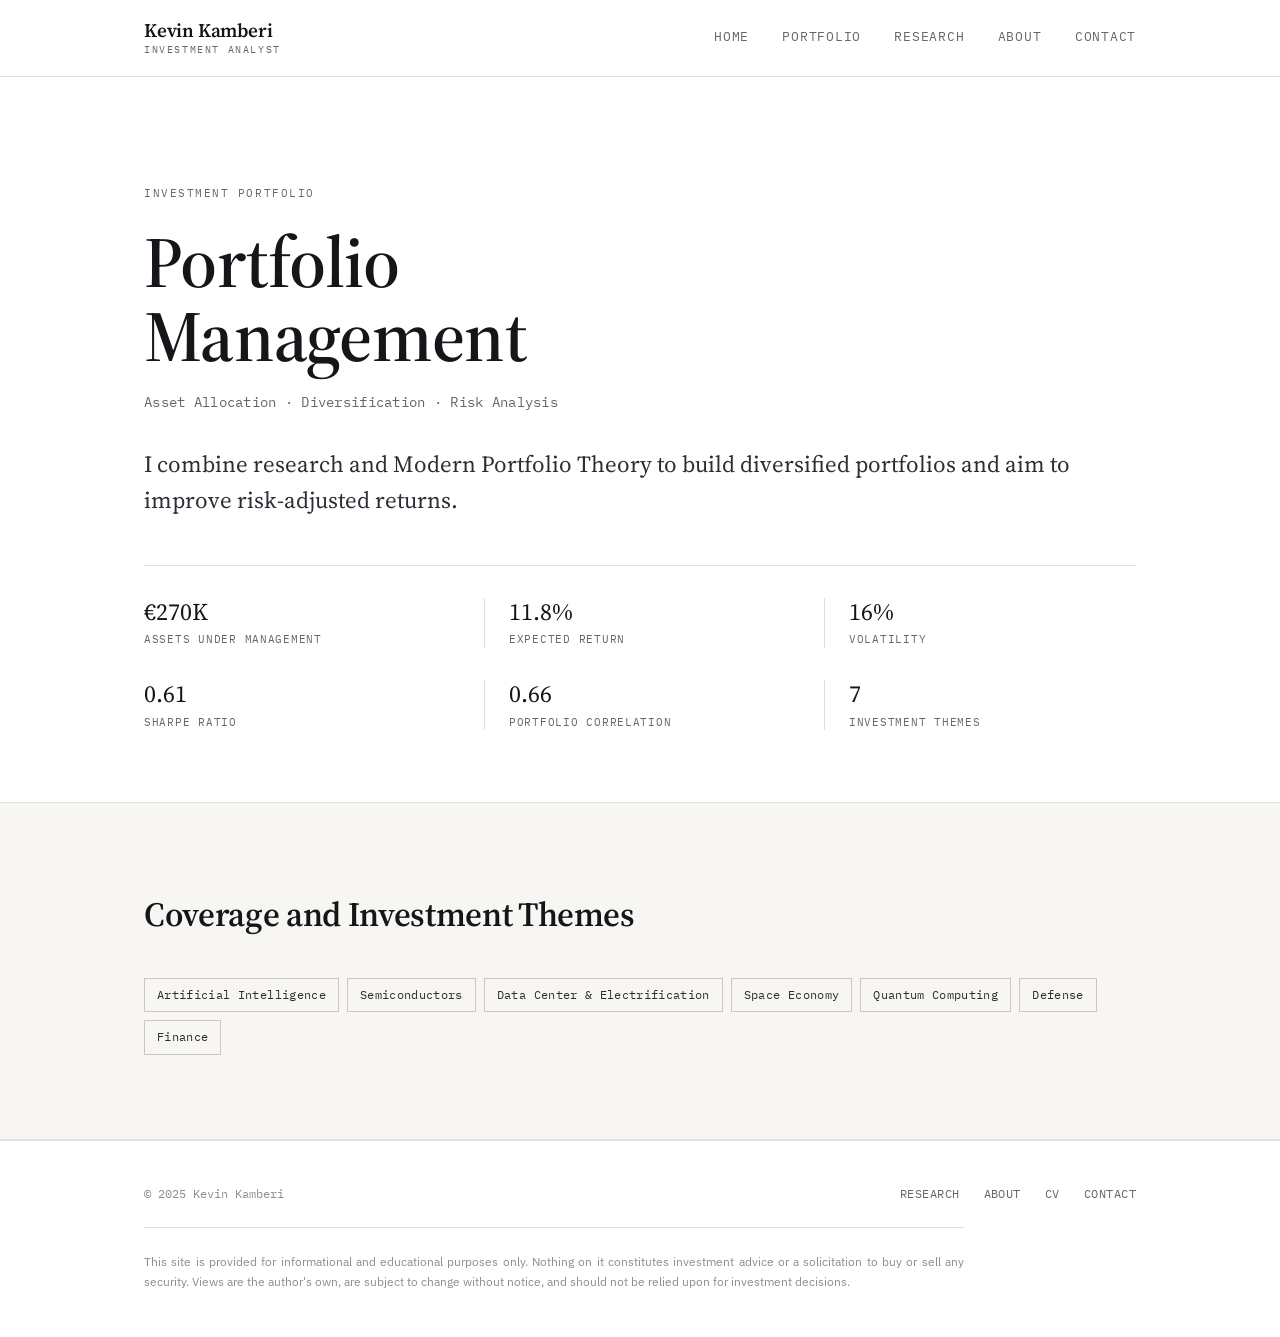
<file: portfolio.html>
<!DOCTYPE html>
<html lang="en">
<head>
<meta charset="UTF-8">
<meta name="viewport" content="width=device-width, initial-scale=1.0">
<title>About — Kevin Kamberi</title>
<meta name="description" content="Background, research philosophy and areas of focus for independent investment researcher Kevin Kamberi.">
<link rel="preconnect" href="https://fonts.googleapis.com">
<link rel="preconnect" href="https://fonts.gstatic.com" crossorigin>
<link href="https://fonts.googleapis.com/css2?family=Source+Serif+4:opsz,wght@8..60,400;8..60,600;8..60,700&family=IBM+Plex+Sans:wght@400;500;600&family=IBM+Plex+Mono:wght@400;500&display=swap" rel="stylesheet">
<link rel="stylesheet" href="css/style.css">
</head>
<body>
<a class="skip-link" href="#main">Skip to content</a>

<header class="site-header">
  <div class="wrap">
    <a class="wordmark" href="index.html">Kevin Kamberi<span>Investment Analyst</span></a>
    <nav class="main-nav" id="main-nav">
  <a href="index.html">Home</a>
  <a href="portfolio.html">Portfolio</a>
  <a href="research.html">Research</a>
  <a href="about.html">About</a>
  <a href="contact.html">Contact</a>
</nav>
    <button class="nav-toggle" aria-label="Toggle navigation" aria-expanded="false" aria-controls="main-nav"><span></span></button>
  </div>
</header>

<main id="main">

  <section class="hero">
    <div class="wrap">
     <p class="eyebrow hero-eyebrow">Investment Portfolio</p>

<h1>Portfolio Management</h1>

<p class="role">
  Asset Allocation · Diversification · Risk Analysis
</p>

<p class="lede hero-lede">
  I combine research and Modern Portfolio Theory to build diversified portfolios and aim to improve risk-adjusted returns.
</p>

     <div class="metric-strip portfolio-metrics">
        <div class="metric-item"><div class="n">€270K</div><div class="l">Assets Under Management</div></div>
        <div class="metric-item"><div class="n">11.8%</div><div class="l">Expected Return</div></div>
        <div class="metric-item"><div class="n">16%</div><div class="l">Volatility</div></div>
        <div class="metric-item"><div class="n">0.61</div><div class="l">Sharpe Ratio</div></div>
        <div class="metric-item"><div class="n">0.66</div><div class="l">Portfolio Correlation</div></div>
        <div class="metric-item"><div class="n">7</div><div class="l">Investment Themes</div></div>
      </div>
    </div>
  </section>

  <section class="alt bordered">
    <div class="wrap">
      <div class="section-head reveal">
        <h2>Coverage and Investment Themes</h2>
      </div>
      <div class="taglist reveal">
        <span>Artificial Intelligence</span>
        <span>Semiconductors</span>
        <span>Data Center & Electrification</span>
        <span>Space Economy</span>
        <span>Quantum Computing</span>
        <span>Defense</span>
        <span>Finance</span>
      </div>
    </div>
  </section>

</main>

<footer class="site-footer">
  <div class="wrap">
    <div class="footer-row">
      <span class="copy">© 2025 Kevin Kamberi</span>
      <nav class="footer-links">
        <a href="research.html">Research</a>
        <a href="about.html">About</a>
        <a href="cv.html">CV</a>
        <a href="contact.html">Contact</a>
      </nav>
    </div>
    <p class="disclaimer">This site is provided for informational and educational purposes only. Nothing on it constitutes investment advice or a solicitation to buy or sell any security. Views are the author's own, are subject to change without notice, and should not be relied upon for investment decisions.</p>
  </div>
</footer>

<script src="js/main.js"></script>
</body>
</html>
</file>
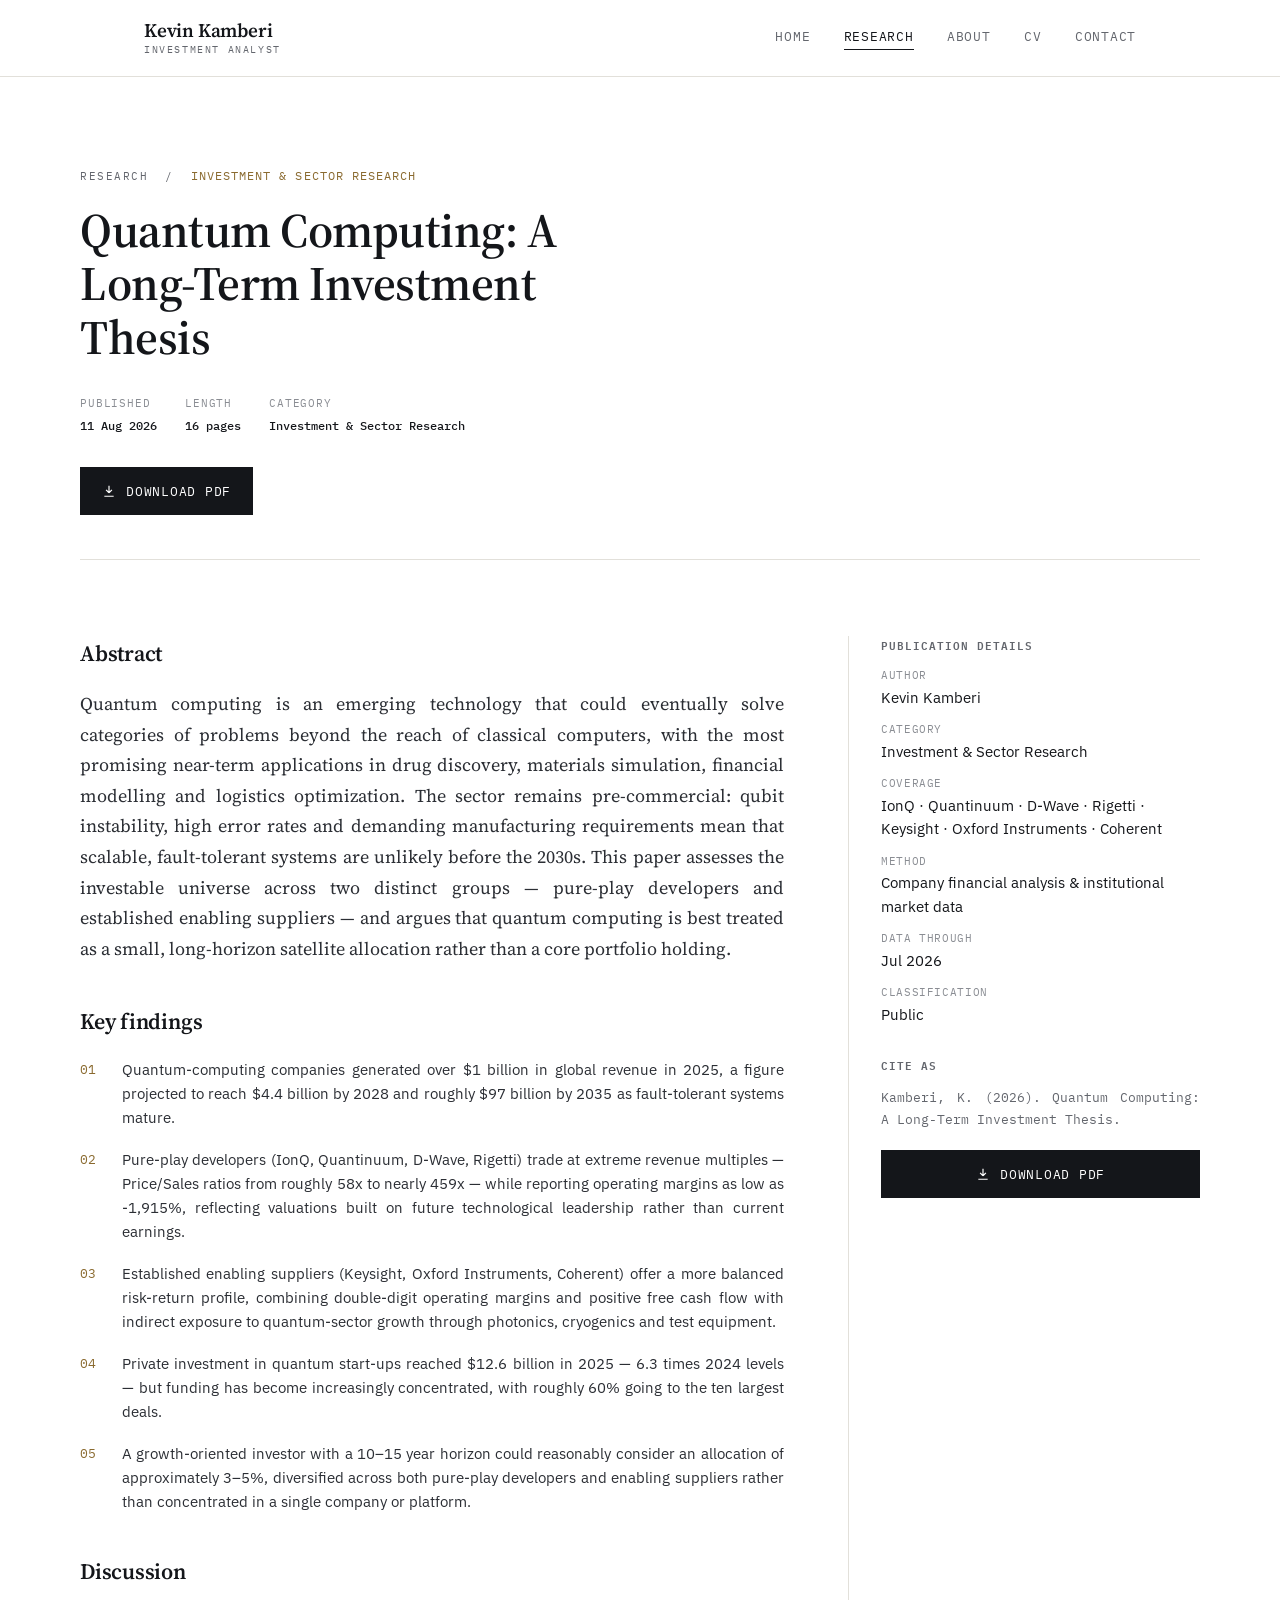
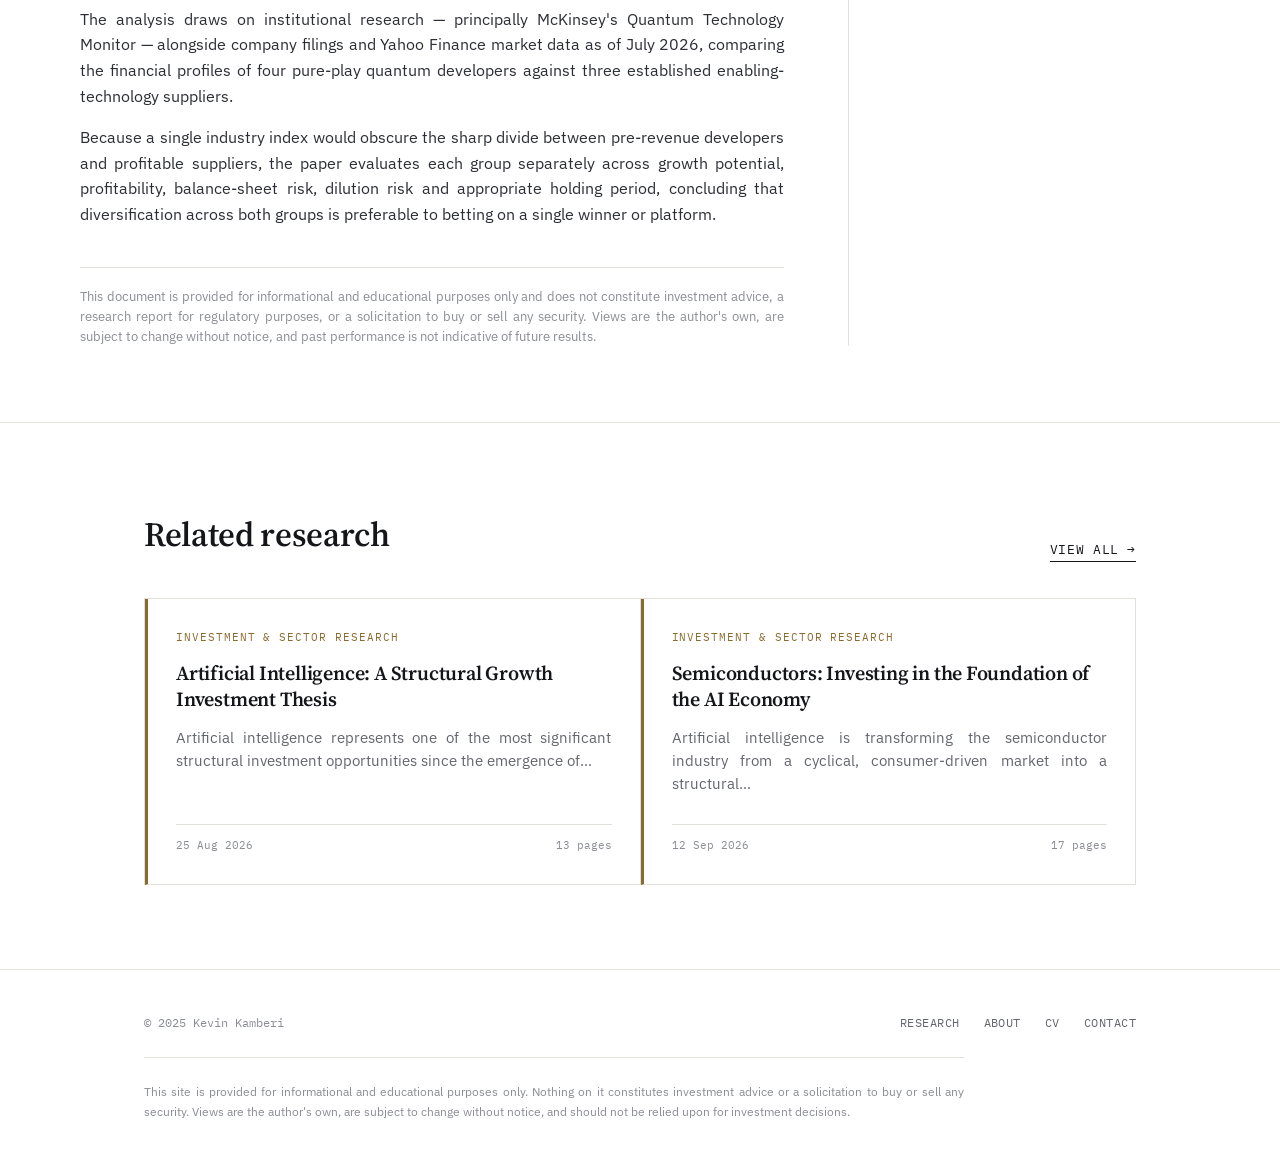
<file: quantum-computing-investment-thesis.html>
<!DOCTYPE html>
<html lang="en">
<head>
<meta charset="UTF-8">
<meta name="viewport" content="width=device-width, initial-scale=1.0">
<title>Quantum Computing: A Long-Term Investment Thesis — Kevin Kamberi</title>
<meta name="description" content="An assessment of quantum computing as a long-term investment theme, comparing pure-play developers against established enabling suppliers.">
<link rel="preconnect" href="https://fonts.googleapis.com">
<link rel="preconnect" href="https://fonts.gstatic.com" crossorigin>
<link href="https://fonts.googleapis.com/css2?family=Source+Serif+4:opsz,wght@8..60,400;8..60,600;8..60,700&family=IBM+Plex+Sans:wght@400;500;600&family=IBM+Plex+Mono:wght@400;500&display=swap" rel="stylesheet">
<link rel="stylesheet" href="../css/style.css">
</head>
<body>
<a class="skip-link" href="#main">Skip to content</a>

<header class="site-header">
  <div class="wrap">
    <a class="wordmark" href="../index.html">Kevin Kamberi<span>Investment Analyst</span></a>
    <nav class="main-nav" id="main-nav">
      <a href="../index.html">Home</a>
      <a href="../research.html" aria-current="page">Research</a>
      <a href="../about.html">About</a>
      <a href="../cv.html">CV</a>
      <a href="../contact.html">Contact</a>
    </nav>
    <button class="nav-toggle" aria-label="Toggle navigation" aria-expanded="false" aria-controls="main-nav"><span></span></button>
  </div>
</header>

<main id="main">

  <article>
    <header class="article-head wrap">
      <p class="eyebrow"><a href="../research.html" style="text-decoration:none; color:inherit;">Research</a> &nbsp;/&nbsp; <span class="card-tag" style="color:var(--cat-invest);">Investment &amp; Sector Research</span></p>
      <h1>Quantum Computing: A Long-Term Investment Thesis</h1>

      <div class="article-meta">
        <div><span>Published</span><b>11 Aug 2026</b></div>
        <div><span>Length</span><b>16 pages</b></div>
        <div><span>Category</span><b>Investment &amp; Sector Research</b></div>
      </div>

      <a class="dl-btn" href="../pdfs/quantum-computing-investment-thesis.pdf" download>
        <svg viewBox="0 0 24 24" fill="none" stroke="currentColor" stroke-width="2"><path d="M12 3v12m0 0l-5-5m5 5l5-5M4 21h16"/></svg>
        Download PDF
      </a>
    </header>

    <div class="wrap article-body">
      <div class="col-main">
        <section>
          <h2>Abstract</h2>
          <p class="abstract-text">Quantum computing is an emerging technology that could eventually solve categories of problems beyond the reach of classical computers, with the most promising near-term applications in drug discovery, materials simulation, financial modelling and logistics optimization. The sector remains pre-commercial: qubit instability, high error rates and demanding manufacturing requirements mean that scalable, fault-tolerant systems are unlikely before the 2030s. This paper assesses the investable universe across two distinct groups &mdash; pure-play developers and established enabling suppliers &mdash; and argues that quantum computing is best treated as a small, long-horizon satellite allocation rather than a core portfolio holding.</p>
        </section>

        <section>
          <h2>Key findings</h2>
          <ol class="findings">
            <li><span class="idx">01</span><span>Quantum-computing companies generated over $1 billion in global revenue in 2025, a figure projected to reach $4.4 billion by 2028 and roughly $97 billion by 2035 as fault-tolerant systems mature.</span></li>
            <li><span class="idx">02</span><span>Pure-play developers (IonQ, Quantinuum, D-Wave, Rigetti) trade at extreme revenue multiples &mdash; Price/Sales ratios from roughly 58x to nearly 459x &mdash; while reporting operating margins as low as -1,915%, reflecting valuations built on future technological leadership rather than current earnings.</span></li>
            <li><span class="idx">03</span><span>Established enabling suppliers (Keysight, Oxford Instruments, Coherent) offer a more balanced risk-return profile, combining double-digit operating margins and positive free cash flow with indirect exposure to quantum-sector growth through photonics, cryogenics and test equipment.</span></li>
            <li><span class="idx">04</span><span>Private investment in quantum start-ups reached $12.6 billion in 2025 &mdash; 6.3 times 2024 levels &mdash; but funding has become increasingly concentrated, with roughly 60% going to the ten largest deals.</span></li>
            <li><span class="idx">05</span><span>A growth-oriented investor with a 10&ndash;15 year horizon could reasonably consider an allocation of approximately 3&ndash;5%, diversified across both pure-play developers and enabling suppliers rather than concentrated in a single company or platform.</span></li>
          </ol>
        </section>

        <section>
          <h2>Discussion</h2>
          <p>The analysis draws on institutional research &mdash; principally McKinsey's Quantum Technology Monitor &mdash; alongside company filings and Yahoo Finance market data as of July 2026, comparing the financial profiles of four pure-play quantum developers against three established enabling-technology suppliers.</p>
          <p>Because a single industry index would obscure the sharp divide between pre-revenue developers and profitable suppliers, the paper evaluates each group separately across growth potential, profitability, balance-sheet risk, dilution risk and appropriate holding period, concluding that diversification across both groups is preferable to betting on a single winner or platform.</p>
        </section>

        <p class="disclosure">This document is provided for informational and educational purposes only and does not constitute investment advice, a research report for regulatory purposes, or a solicitation to buy or sell any security. Views are the author's own, are subject to change without notice, and past performance is not indicative of future results.</p>
      </div>

      <aside class="rail">
        <h4>Publication details</h4>
        <dl>
          <div><dt>Author</dt><dd>Kevin Kamberi</dd></div>
          <div><dt>Category</dt><dd>Investment &amp; Sector Research</dd></div>
          <div><dt>Coverage</dt><dd>IonQ · Quantinuum · D-Wave · Rigetti · Keysight · Oxford Instruments · Coherent</dd></div>
          <div><dt>Method</dt><dd>Company financial analysis &amp; institutional market data</dd></div>
          <div><dt>Data through</dt><dd>Jul 2026</dd></div>
          <div><dt>Classification</dt><dd>Public</dd></div>
        </dl>
        <h4>Cite as</h4>
        <p style="font-family:var(--mono); font-size:12.5px; color:var(--muted); line-height:1.7;">Kamberi, K. (2026). Quantum Computing: A Long-Term Investment Thesis.</p>
        <a class="dl-btn" style="margin-top:8px; width:100%; justify-content:center;" href="../pdfs/quantum-computing-investment-thesis.pdf" download>
          <svg viewBox="0 0 24 24" fill="none" stroke="currentColor" stroke-width="2"><path d="M12 3v12m0 0l-5-5m5 5l5-5M4 21h16"/></svg>
          Download PDF
        </a>
      </aside>
    </div>
  </article>

  <section class="related">
    <div class="wrap">
      <div class="section-head">
        <h2>Related research</h2>
        <a class="text-link" href="../research.html">View all →</a>
      </div>
      <div class="grid grid-2">
        <a class="card cat-invest" href="ai-investment-brief.html">
          <div class="card-top">
            <span class="card-tag">Investment &amp; Sector Research</span>
          </div>
          <h3>Artificial Intelligence: A Structural Growth Investment Thesis</h3>
          <p class="abstract">Artificial intelligence represents one of the most significant structural investment opportunities since the emergence of…</p>
          <div class="card-foot"><span>25 Aug 2026</span><span>13 pages</span></div>
        </a>
        <a class="card cat-invest" href="semiconductors-ai-foundation.html">
          <div class="card-top">
            <span class="card-tag">Investment &amp; Sector Research</span>
          </div>
          <h3>Semiconductors: Investing in the Foundation of the AI Economy</h3>
          <p class="abstract">Artificial intelligence is transforming the semiconductor industry from a cyclical, consumer-driven market into a structural…</p>
          <div class="card-foot"><span>12 Sep 2026</span><span>17 pages</span></div>
        </a>
      </div>
    </div>
  </section>

</main>

<footer class="site-footer">
  <div class="wrap">
    <div class="footer-row">
      <span class="copy">© 2025 Kevin Kamberi</span>
      <nav class="footer-links">
        <a href="../research.html">Research</a>
        <a href="../about.html">About</a>
        <a href="../cv.html">CV</a>
        <a href="../contact.html">Contact</a>
      </nav>
    </div>
    <p class="disclaimer">This site is provided for informational and educational purposes only. Nothing on it constitutes investment advice or a solicitation to buy or sell any security. Views are the author's own, are subject to change without notice, and should not be relied upon for investment decisions.</p>
  </div>
</footer>

<script src="../js/main.js"></script>
</body>
</html>
</file>
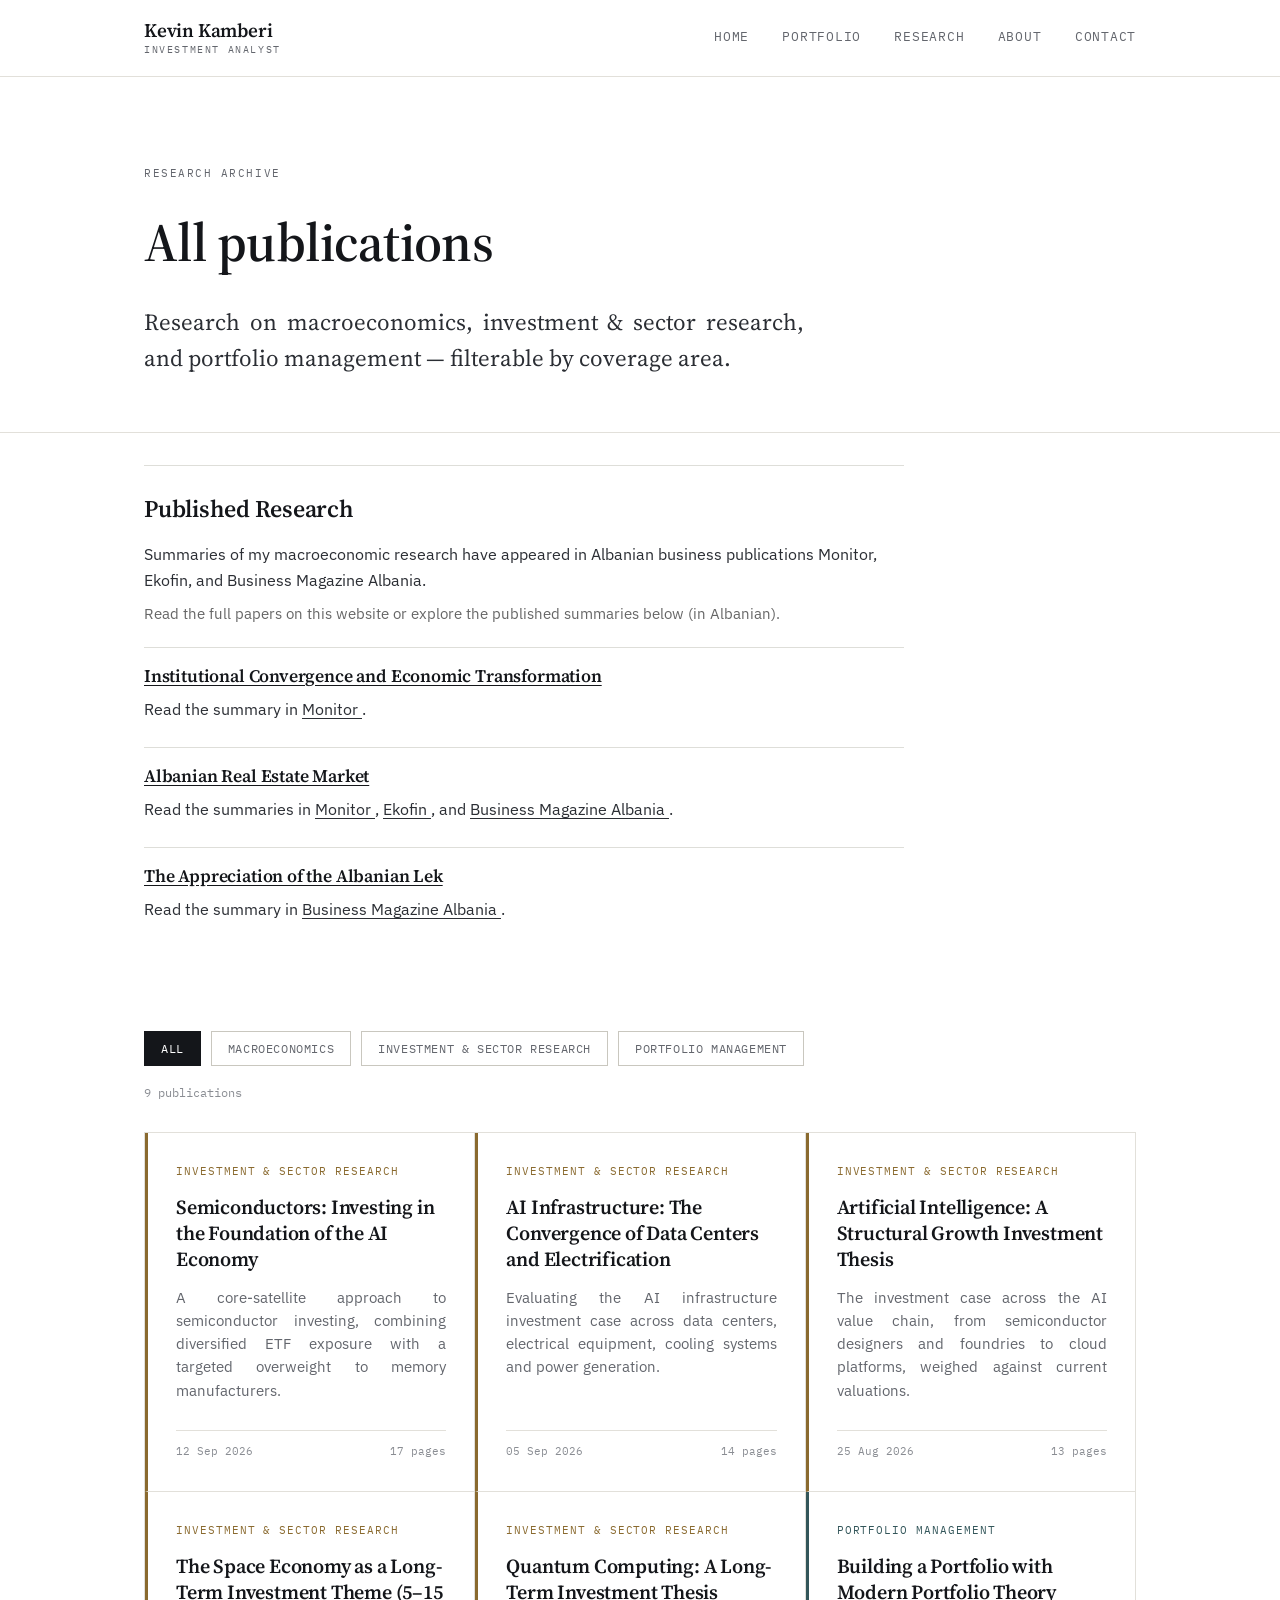
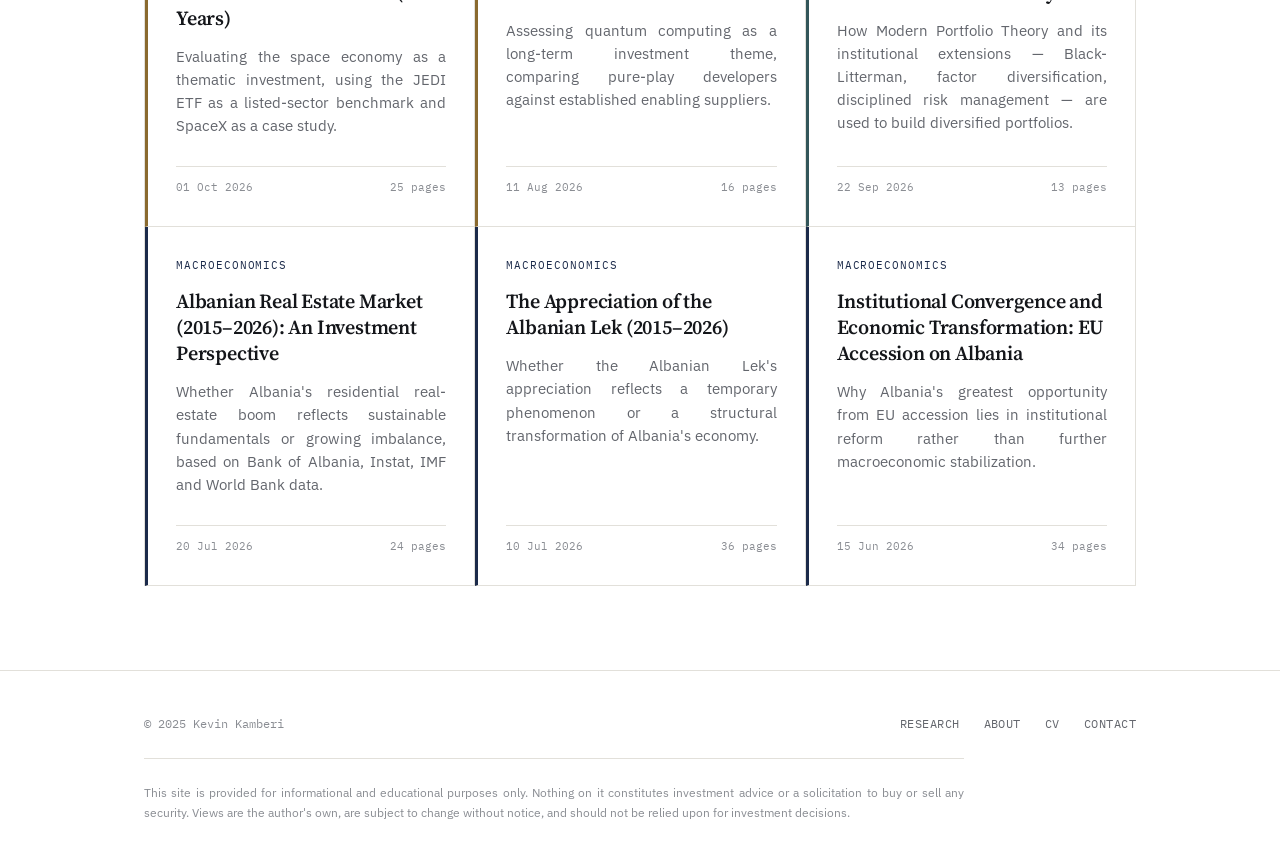
<file: research.html>
<!DOCTYPE html>
<html lang="en">
<head>
<meta charset="UTF-8">
<meta name="viewport" content="width=device-width, initial-scale=1.0">
<title>Research — Kevin Kamberi</title>
<meta name="description" content="Independent research notes on macroeconomics, investment &amp; sector research, and portfolio management.">
<link rel="preconnect" href="https://fonts.googleapis.com">
<link rel="preconnect" href="https://fonts.gstatic.com" crossorigin>
<link href="https://fonts.googleapis.com/css2?family=Source+Serif+4:opsz,wght@8..60,400;8..60,600;8..60,700&family=IBM+Plex+Sans:wght@400;500;600&family=IBM+Plex+Mono:wght@400;500&display=swap" rel="stylesheet">
<link rel="stylesheet" href="css/style.css">
</head>
<body>
<a class="skip-link" href="#main">Skip to content</a>

<header class="site-header">
  <div class="wrap">
    <a class="wordmark" href="index.html">Kevin Kamberi<span>Investment Analyst</span></a>
   <nav class="main-nav" id="main-nav">
  <a href="index.html">Home</a>
  <a href="portfolio.html">Portfolio</a>
  <a href="research.html">Research</a>
  <a href="about.html">About</a>
  <a href="contact.html">Contact</a>
</nav>
    <button class="nav-toggle" aria-label="Toggle navigation" aria-expanded="false" aria-controls="main-nav"><span></span></button>
  </div>
</header>

<main id="main">

  <section class="page-head">
    <div class="wrap">
      <p class="eyebrow">Research archive</p>
      <h1>All publications</h1>
      <p class="lede">Research on macroeconomics, investment &amp; sector research, and portfolio management — filterable by coverage area.</p>
    </div>
  </section>
<div class="wrap">
  <div class="press-coverage">
  <h2>Published Research</h2>

  <p>
    Summaries of my macroeconomic research have appeared in
    Albanian business publications Monitor, Ekofin, and
    Business Magazine Albania.
  </p>

  <p class="press-note">
    Read the full papers on this website or explore the
    published summaries below (in Albanian).
  </p>

  <ul class="press-list">
    <li>
      <h3>
        <a href="research/eu-accession-albania.html">
          Institutional Convergence and Economic Transformation
        </a>
      </h3>
      <p>
        Read the summary in
        <a href="https://monitor.al/a-rrezikojme-rritjen-e-cmimeve-kur-te-hyme-ne-be/">
          Monitor
        </a>.
      </p>
    </li>

    <li>
      <h3>
        <a href="research/albanian-real-estate-market.html">
          Albanian Real Estate Market
        </a>
      </h3>
      <p>
        Read the summaries in
        <a href="https://monitor.al/tregu-shqiptar-i-pasurive-te-paluajtshme-a-rrezikon-nje-flluske/">
          Monitor
        </a>,
        <a href="https://ekofin.al/studimi-cmimet-e-banesave-ne-dekaden-e-fundit-u-rriten-mbi-kater-here-me-shume-se-pagat/">
          Ekofin
        </a>,
        and
        <a href="https://businessmag.al/shqiperia-po-kalon-nje-nga-periudhat-me-dinamike-te-tregut-te-pasurive-te-paluajtshme-ne-gjithe-evropen-juglindore-cmimet-e-banesave-jane-rritur-me-ritme-shume-me-te-shpejta-se-pagat-dhe-inflacioni/">
          Business Magazine Albania
        </a>.
      </p>
    </li>

    <li>
      <h3>
        <a href="research/albanian-lek-appreciation.html">
          The Appreciation of the Albanian Lek
        </a>
      </h3>
      <p>
        Read the summary in
        <a href="https://businessmag.al/leku-shqiptar-ne-nivelin-me-te-forte-prej-nje-dekade-cfare-fshihet-pas-kesaj/">
          Business Magazine Albania
        </a>.
      </p>
    </li>
  </ul>
</div>
  </div>
  <section>
    <div class="wrap">
      <div class="tabs" role="group" aria-label="Filter research by category">
        <button class="tab" data-filter="all" aria-pressed="true">All</button>
        <button class="tab" data-filter="macro" aria-pressed="false">Macroeconomics</button>
        <button class="tab" data-filter="invest" aria-pressed="false">Investment &amp; Sector Research</button>
        <button class="tab" data-filter="portfolio" aria-pressed="false">Portfolio Management</button>
      </div>
      <p class="result-count">9 publications</p>

      <div class="grid">

        <a class="card cat-invest" data-cat="invest" href="research/semiconductors-ai-foundation.html">
          <div class="card-top">
            <span class="card-tag">Investment &amp; Sector Research</span>
          </div>
          <h3>Semiconductors: Investing in the Foundation of the AI Economy</h3>
          <p class="abstract">A core-satellite approach to semiconductor investing, combining diversified ETF exposure with a targeted overweight to memory manufacturers.</p>
          <div class="card-foot"><span>12 Sep 2026</span><span>17 pages</span></div>
        </a>

        <a class="card cat-invest" data-cat="invest" href="research/ai-infrastructure-data-centers-electrification.html">
          <div class="card-top">
            <span class="card-tag">Investment &amp; Sector Research</span>
          </div>
          <h3>AI Infrastructure: The Convergence of Data Centers and Electrification</h3>
          <p class="abstract">Evaluating the AI infrastructure investment case across data centers, electrical equipment, cooling systems and power generation.</p>
          <div class="card-foot"><span>05 Sep 2026</span><span>14 pages</span></div>
        </a>

        <a class="card cat-invest" data-cat="invest" href="research/ai-investment-brief.html">
          <div class="card-top">
            <span class="card-tag">Investment &amp; Sector Research</span>
          </div>
          <h3>Artificial Intelligence: A Structural Growth Investment Thesis</h3>
          <p class="abstract">The investment case across the AI value chain, from semiconductor designers and foundries to cloud platforms, weighed against current valuations.</p>
          <div class="card-foot"><span>25 Aug 2026</span><span>13 pages</span></div>
        </a>

        <a class="card cat-invest" data-cat="invest" href="research/space-economy-investment-theme.html">
          <div class="card-top">
            <span class="card-tag">Investment &amp; Sector Research</span>
          </div>
          <h3>The Space Economy as a Long-Term Investment Theme (5&ndash;15 Years)</h3>
          <p class="abstract">Evaluating the space economy as a thematic investment, using the JEDI ETF as a listed-sector benchmark and SpaceX as a case study.</p>
          <div class="card-foot"><span>01 Oct 2026</span><span>25 pages</span></div>
        </a>

        <a class="card cat-invest" data-cat="invest" href="research/quantum-computing-investment-thesis.html">
          <div class="card-top">
            <span class="card-tag">Investment &amp; Sector Research</span>
          </div>
          <h3>Quantum Computing: A Long-Term Investment Thesis</h3>
          <p class="abstract">Assessing quantum computing as a long-term investment theme, comparing pure-play developers against established enabling suppliers.</p>
          <div class="card-foot"><span>11 Aug 2026</span><span>16 pages</span></div>
        </a>

        <a class="card cat-portfolio" data-cat="portfolio" href="research/building-a-portfolio-with-mpt.html">
          <div class="card-top">
            <span class="card-tag">Portfolio Management</span>
          </div>
          <h3>Building a Portfolio with Modern Portfolio Theory</h3>
          <p class="abstract">How Modern Portfolio Theory and its institutional extensions — Black-Litterman, factor diversification, disciplined risk management — are used to build diversified portfolios.</p>
          <div class="card-foot"><span>22 Sep 2026</span><span>13 pages</span></div>
        </a>

        <a class="card cat-macro" data-cat="macro" href="research/albanian-real-estate-market.html">
          <div class="card-top">
            <span class="card-tag">Macroeconomics</span>
          </div>
          <h3>Albanian Real Estate Market (2015&ndash;2026): An Investment Perspective</h3>
          <p class="abstract">Whether Albania's residential real-estate boom reflects sustainable fundamentals or growing imbalance, based on Bank of Albania, Instat, IMF and World Bank data.</p>
          <div class="card-foot"><span>20 Jul 2026</span><span>24 pages</span></div>
        </a>

        <a class="card cat-macro" data-cat="macro" href="research/albanian-lek-appreciation.html">
          <div class="card-top">
            <span class="card-tag">Macroeconomics</span>
          </div>
          <h3>The Appreciation of the Albanian Lek (2015&ndash;2026)</h3>
          <p class="abstract">Whether the Albanian Lek's appreciation reflects a temporary phenomenon or a structural transformation of Albania's economy.</p>
          <div class="card-foot"><span>10 Jul 2026</span><span>36 pages</span></div>
        </a>

        <a class="card cat-macro" data-cat="macro" href="research/eu-accession-albania.html">
          <div class="card-top">
            <span class="card-tag">Macroeconomics</span>
          </div>
          <h3>Institutional Convergence and Economic Transformation: EU Accession on Albania</h3>
          <p class="abstract">Why Albania's greatest opportunity from EU accession lies in institutional reform rather than further macroeconomic stabilization.</p>
          <div class="card-foot"><span>15 Jun 2026</span><span>34 pages</span></div>
        </a>

      </div>
    </div>
  </section>

</main>

<footer class="site-footer">
  <div class="wrap">
    <div class="footer-row">
      <span class="copy">© 2025 Kevin Kamberi</span>
      <nav class="footer-links">
        <a href="research.html">Research</a>
        <a href="about.html">About</a>
        <a href="cv.html">CV</a>
        <a href="contact.html">Contact</a>
      </nav>
    </div>
    <p class="disclaimer">This site is provided for informational and educational purposes only. Nothing on it constitutes investment advice or a solicitation to buy or sell any security. Views are the author's own, are subject to change without notice, and should not be relied upon for investment decisions.</p>
  </div>
</footer>

<script src="js/main.js"></script>
<script>
  // Preselect a filter tab if arriving from a coverage tile (home page)
  (function(){
    var params = new URLSearchParams(window.location.search);
    var wanted = params.get('cat') || sessionStorage.getItem('kk-filter');
    sessionStorage.removeItem('kk-filter');
    if(wanted){
      var btn = document.querySelector('.tab[data-filter="' + wanted + '"]');
      if(btn){ btn.click(); }
    }
  })();
</script>
</body>
</html>
</file>
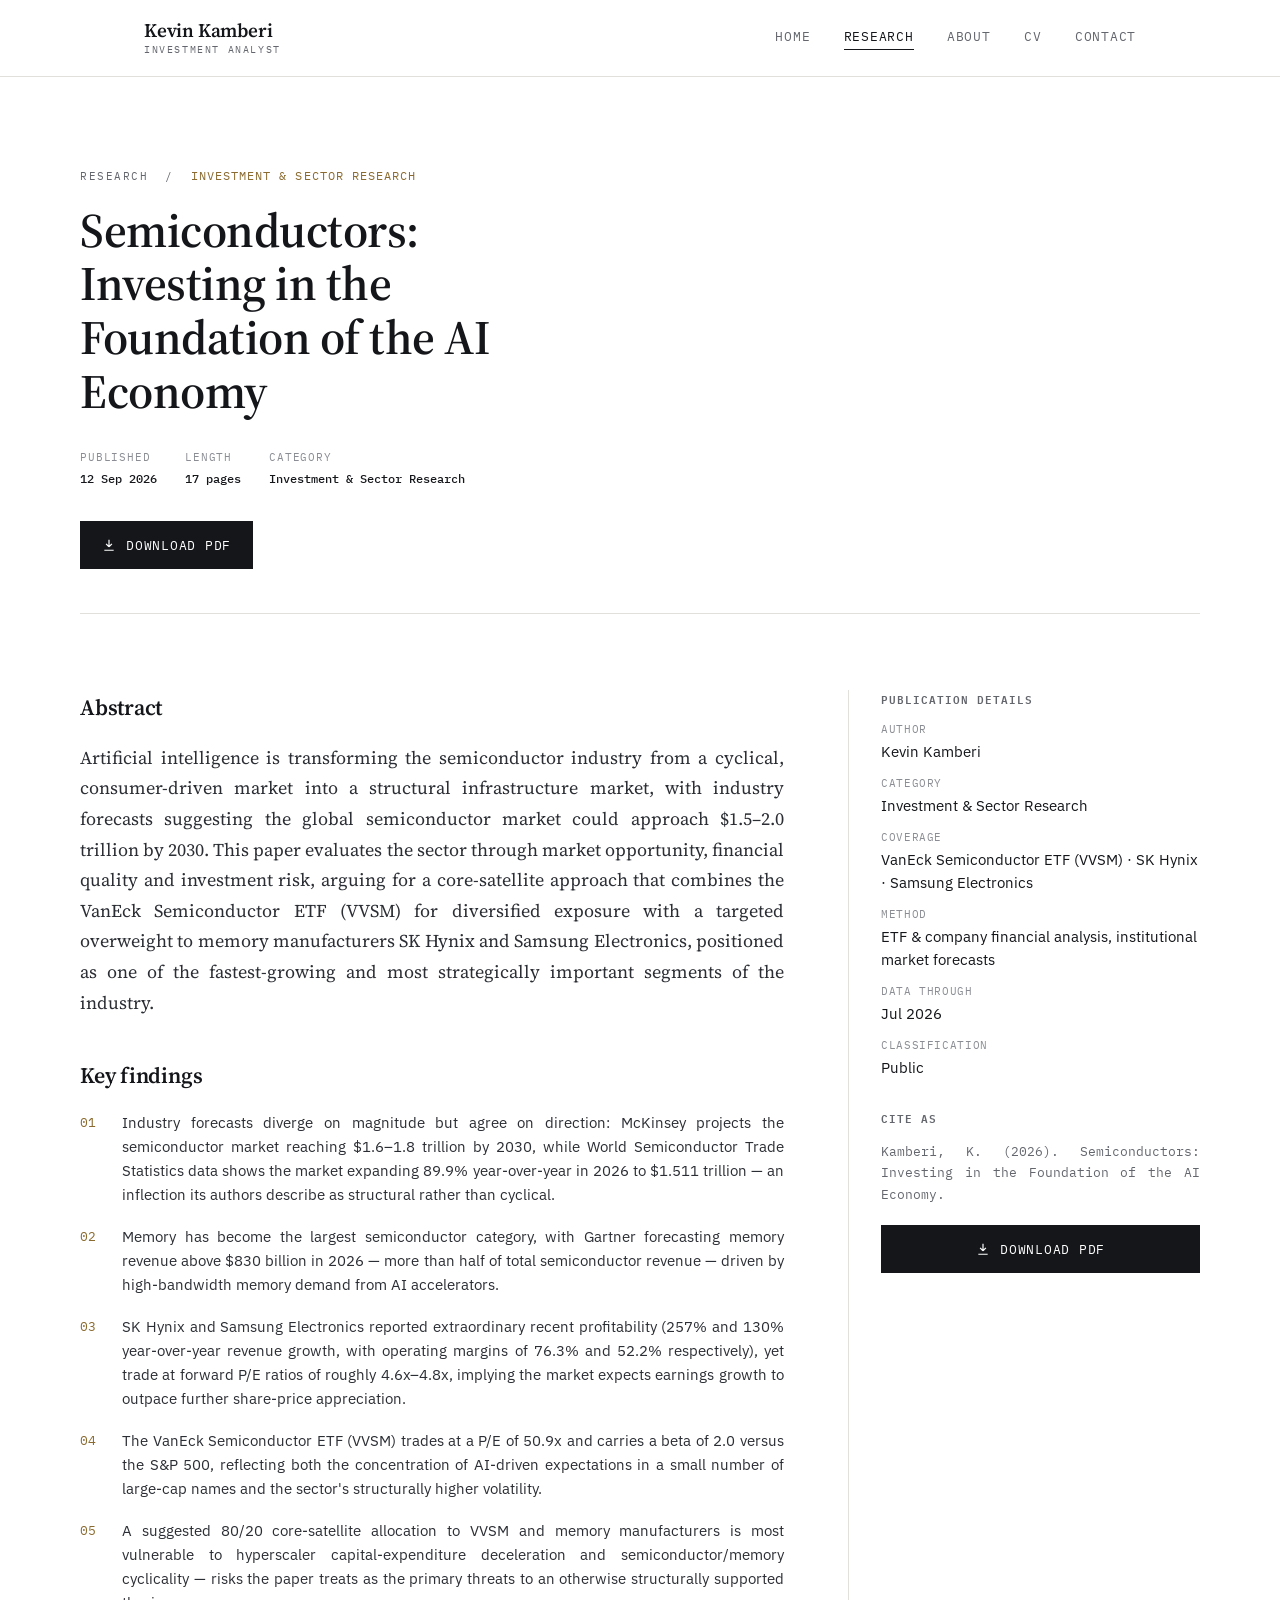
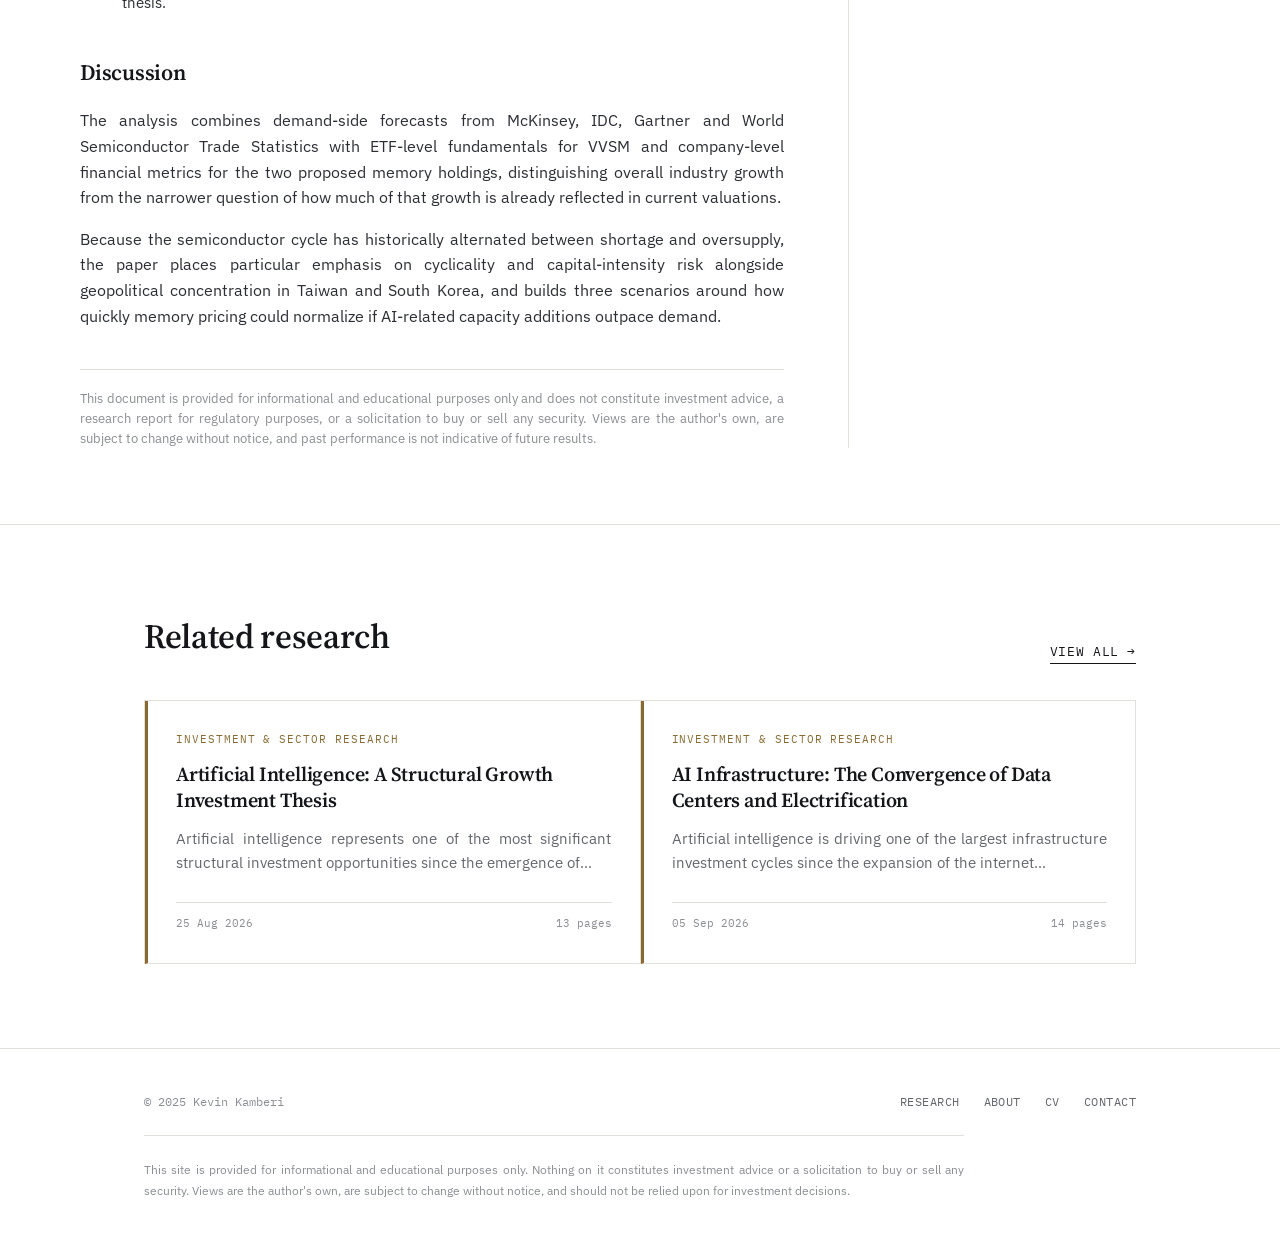
<file: semiconductors-ai-foundation.html>
<!DOCTYPE html>
<html lang="en">
<head>
<meta charset="UTF-8">
<meta name="viewport" content="width=device-width, initial-scale=1.0">
<title>Semiconductors: Investing in the Foundation of the AI Economy — Kevin Kamberi</title>
<meta name="description" content="A core-satellite approach to semiconductor investing, combining diversified ETF exposure with a targeted overweight to memory manufacturers.">
<link rel="preconnect" href="https://fonts.googleapis.com">
<link rel="preconnect" href="https://fonts.gstatic.com" crossorigin>
<link href="https://fonts.googleapis.com/css2?family=Source+Serif+4:opsz,wght@8..60,400;8..60,600;8..60,700&family=IBM+Plex+Sans:wght@400;500;600&family=IBM+Plex+Mono:wght@400;500&display=swap" rel="stylesheet">
<link rel="stylesheet" href="../css/style.css">
</head>
<body>
<a class="skip-link" href="#main">Skip to content</a>

<header class="site-header">
  <div class="wrap">
    <a class="wordmark" href="../index.html">Kevin Kamberi<span>Investment Analyst</span></a>
    <nav class="main-nav" id="main-nav">
      <a href="../index.html">Home</a>
      <a href="../research.html" aria-current="page">Research</a>
      <a href="../about.html">About</a>
      <a href="../cv.html">CV</a>
      <a href="../contact.html">Contact</a>
    </nav>
    <button class="nav-toggle" aria-label="Toggle navigation" aria-expanded="false" aria-controls="main-nav"><span></span></button>
  </div>
</header>

<main id="main">

  <article>
    <header class="article-head wrap">
      <p class="eyebrow"><a href="../research.html" style="text-decoration:none; color:inherit;">Research</a> &nbsp;/&nbsp; <span class="card-tag" style="color:var(--cat-invest);">Investment &amp; Sector Research</span></p>
      <h1>Semiconductors: Investing in the Foundation of the AI Economy</h1>

      <div class="article-meta">
        <div><span>Published</span><b>12 Sep 2026</b></div>
        <div><span>Length</span><b>17 pages</b></div>
        <div><span>Category</span><b>Investment &amp; Sector Research</b></div>
      </div>

      <a class="dl-btn" href="../pdfs/semiconductors-ai-foundation.pdf" download>
        <svg viewBox="0 0 24 24" fill="none" stroke="currentColor" stroke-width="2"><path d="M12 3v12m0 0l-5-5m5 5l5-5M4 21h16"/></svg>
        Download PDF
      </a>
    </header>

    <div class="wrap article-body">
      <div class="col-main">
        <section>
          <h2>Abstract</h2>
          <p class="abstract-text">Artificial intelligence is transforming the semiconductor industry from a cyclical, consumer-driven market into a structural infrastructure market, with industry forecasts suggesting the global semiconductor market could approach $1.5&ndash;2.0 trillion by 2030. This paper evaluates the sector through market opportunity, financial quality and investment risk, arguing for a core-satellite approach that combines the VanEck Semiconductor ETF (VVSM) for diversified exposure with a targeted overweight to memory manufacturers SK Hynix and Samsung Electronics, positioned as one of the fastest-growing and most strategically important segments of the industry.</p>
        </section>

        <section>
          <h2>Key findings</h2>
          <ol class="findings">
            <li><span class="idx">01</span><span>Industry forecasts diverge on magnitude but agree on direction: McKinsey projects the semiconductor market reaching $1.6&ndash;1.8 trillion by 2030, while World Semiconductor Trade Statistics data shows the market expanding 89.9% year-over-year in 2026 to $1.511 trillion &mdash; an inflection its authors describe as structural rather than cyclical.</span></li>
            <li><span class="idx">02</span><span>Memory has become the largest semiconductor category, with Gartner forecasting memory revenue above $830 billion in 2026 &mdash; more than half of total semiconductor revenue &mdash; driven by high-bandwidth memory demand from AI accelerators.</span></li>
            <li><span class="idx">03</span><span>SK Hynix and Samsung Electronics reported extraordinary recent profitability (257% and 130% year-over-year revenue growth, with operating margins of 76.3% and 52.2% respectively), yet trade at forward P/E ratios of roughly 4.6x&ndash;4.8x, implying the market expects earnings growth to outpace further share-price appreciation.</span></li>
            <li><span class="idx">04</span><span>The VanEck Semiconductor ETF (VVSM) trades at a P/E of 50.9x and carries a beta of 2.0 versus the S&amp;P 500, reflecting both the concentration of AI-driven expectations in a small number of large-cap names and the sector's structurally higher volatility.</span></li>
            <li><span class="idx">05</span><span>A suggested 80/20 core-satellite allocation to VVSM and memory manufacturers is most vulnerable to hyperscaler capital-expenditure deceleration and semiconductor/memory cyclicality &mdash; risks the paper treats as the primary threats to an otherwise structurally supported thesis.</span></li>
          </ol>
        </section>

        <section>
          <h2>Discussion</h2>
          <p>The analysis combines demand-side forecasts from McKinsey, IDC, Gartner and World Semiconductor Trade Statistics with ETF-level fundamentals for VVSM and company-level financial metrics for the two proposed memory holdings, distinguishing overall industry growth from the narrower question of how much of that growth is already reflected in current valuations.</p>
          <p>Because the semiconductor cycle has historically alternated between shortage and oversupply, the paper places particular emphasis on cyclicality and capital-intensity risk alongside geopolitical concentration in Taiwan and South Korea, and builds three scenarios around how quickly memory pricing could normalize if AI-related capacity additions outpace demand.</p>
        </section>

        <p class="disclosure">This document is provided for informational and educational purposes only and does not constitute investment advice, a research report for regulatory purposes, or a solicitation to buy or sell any security. Views are the author's own, are subject to change without notice, and past performance is not indicative of future results.</p>
      </div>

      <aside class="rail">
        <h4>Publication details</h4>
        <dl>
          <div><dt>Author</dt><dd>Kevin Kamberi</dd></div>
          <div><dt>Category</dt><dd>Investment &amp; Sector Research</dd></div>
          <div><dt>Coverage</dt><dd>VanEck Semiconductor ETF (VVSM) · SK Hynix · Samsung Electronics</dd></div>
          <div><dt>Method</dt><dd>ETF &amp; company financial analysis, institutional market forecasts</dd></div>
          <div><dt>Data through</dt><dd>Jul 2026</dd></div>
          <div><dt>Classification</dt><dd>Public</dd></div>
        </dl>
        <h4>Cite as</h4>
        <p style="font-family:var(--mono); font-size:12.5px; color:var(--muted); line-height:1.7;">Kamberi, K. (2026). Semiconductors: Investing in the Foundation of the AI Economy.</p>
        <a class="dl-btn" style="margin-top:8px; width:100%; justify-content:center;" href="../pdfs/semiconductors-ai-foundation.pdf" download>
          <svg viewBox="0 0 24 24" fill="none" stroke="currentColor" stroke-width="2"><path d="M12 3v12m0 0l-5-5m5 5l5-5M4 21h16"/></svg>
          Download PDF
        </a>
      </aside>
    </div>
  </article>

  <section class="related">
    <div class="wrap">
      <div class="section-head">
        <h2>Related research</h2>
        <a class="text-link" href="../research.html">View all →</a>
      </div>
      <div class="grid grid-2">
        <a class="card cat-invest" href="ai-investment-brief.html">
          <div class="card-top">
            <span class="card-tag">Investment &amp; Sector Research</span>
          </div>
          <h3>Artificial Intelligence: A Structural Growth Investment Thesis</h3>
          <p class="abstract">Artificial intelligence represents one of the most significant structural investment opportunities since the emergence of…</p>
          <div class="card-foot"><span>25 Aug 2026</span><span>13 pages</span></div>
        </a>
        <a class="card cat-invest" href="ai-infrastructure-data-centers-electrification.html">
          <div class="card-top">
            <span class="card-tag">Investment &amp; Sector Research</span>
          </div>
          <h3>AI Infrastructure: The Convergence of Data Centers and Electrification</h3>
          <p class="abstract">Artificial intelligence is driving one of the largest infrastructure investment cycles since the expansion of the internet…</p>
          <div class="card-foot"><span>05 Sep 2026</span><span>14 pages</span></div>
        </a>
      </div>
    </div>
  </section>

</main>

<footer class="site-footer">
  <div class="wrap">
    <div class="footer-row">
      <span class="copy">© 2025 Kevin Kamberi</span>
      <nav class="footer-links">
        <a href="../research.html">Research</a>
        <a href="../about.html">About</a>
        <a href="../cv.html">CV</a>
        <a href="../contact.html">Contact</a>
      </nav>
    </div>
    <p class="disclaimer">This site is provided for informational and educational purposes only. Nothing on it constitutes investment advice or a solicitation to buy or sell any security. Views are the author's own, are subject to change without notice, and should not be relied upon for investment decisions.</p>
  </div>
</footer>

<script src="../js/main.js"></script>
</body>
</html>
</file>
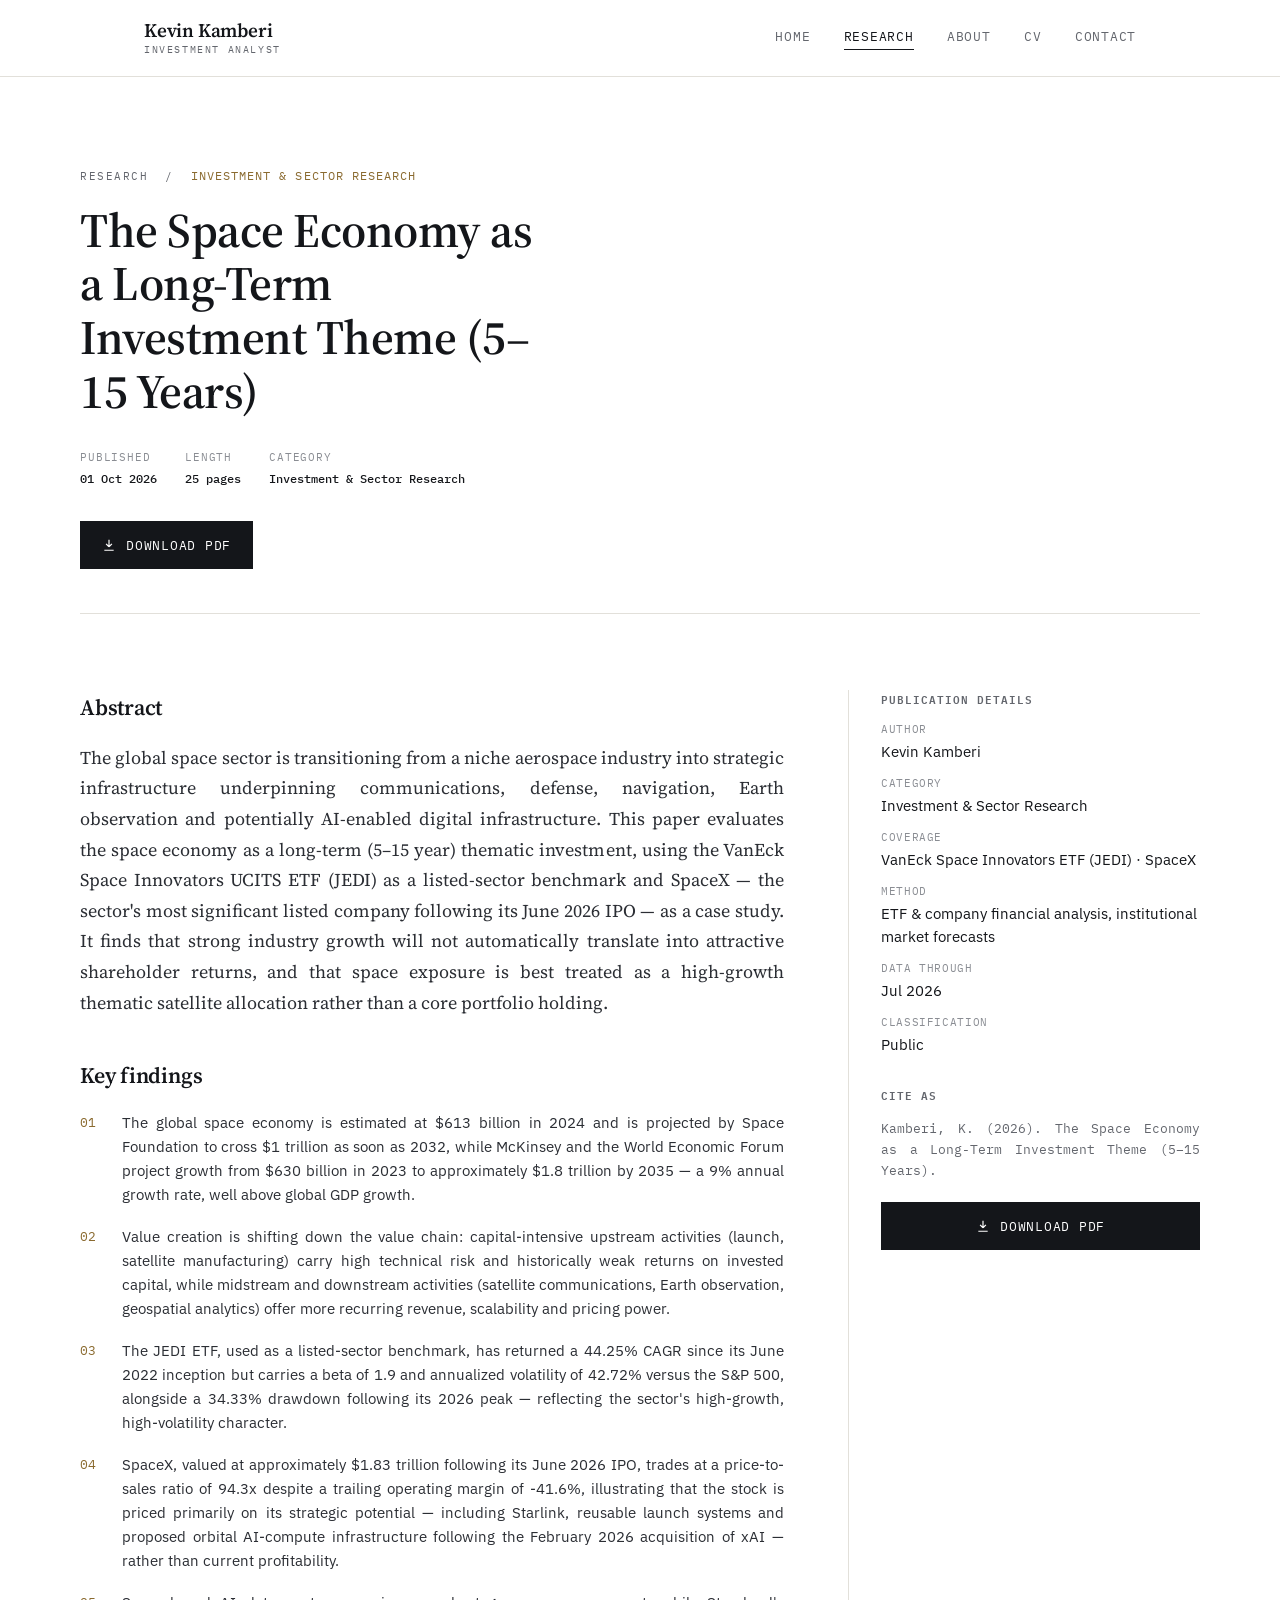
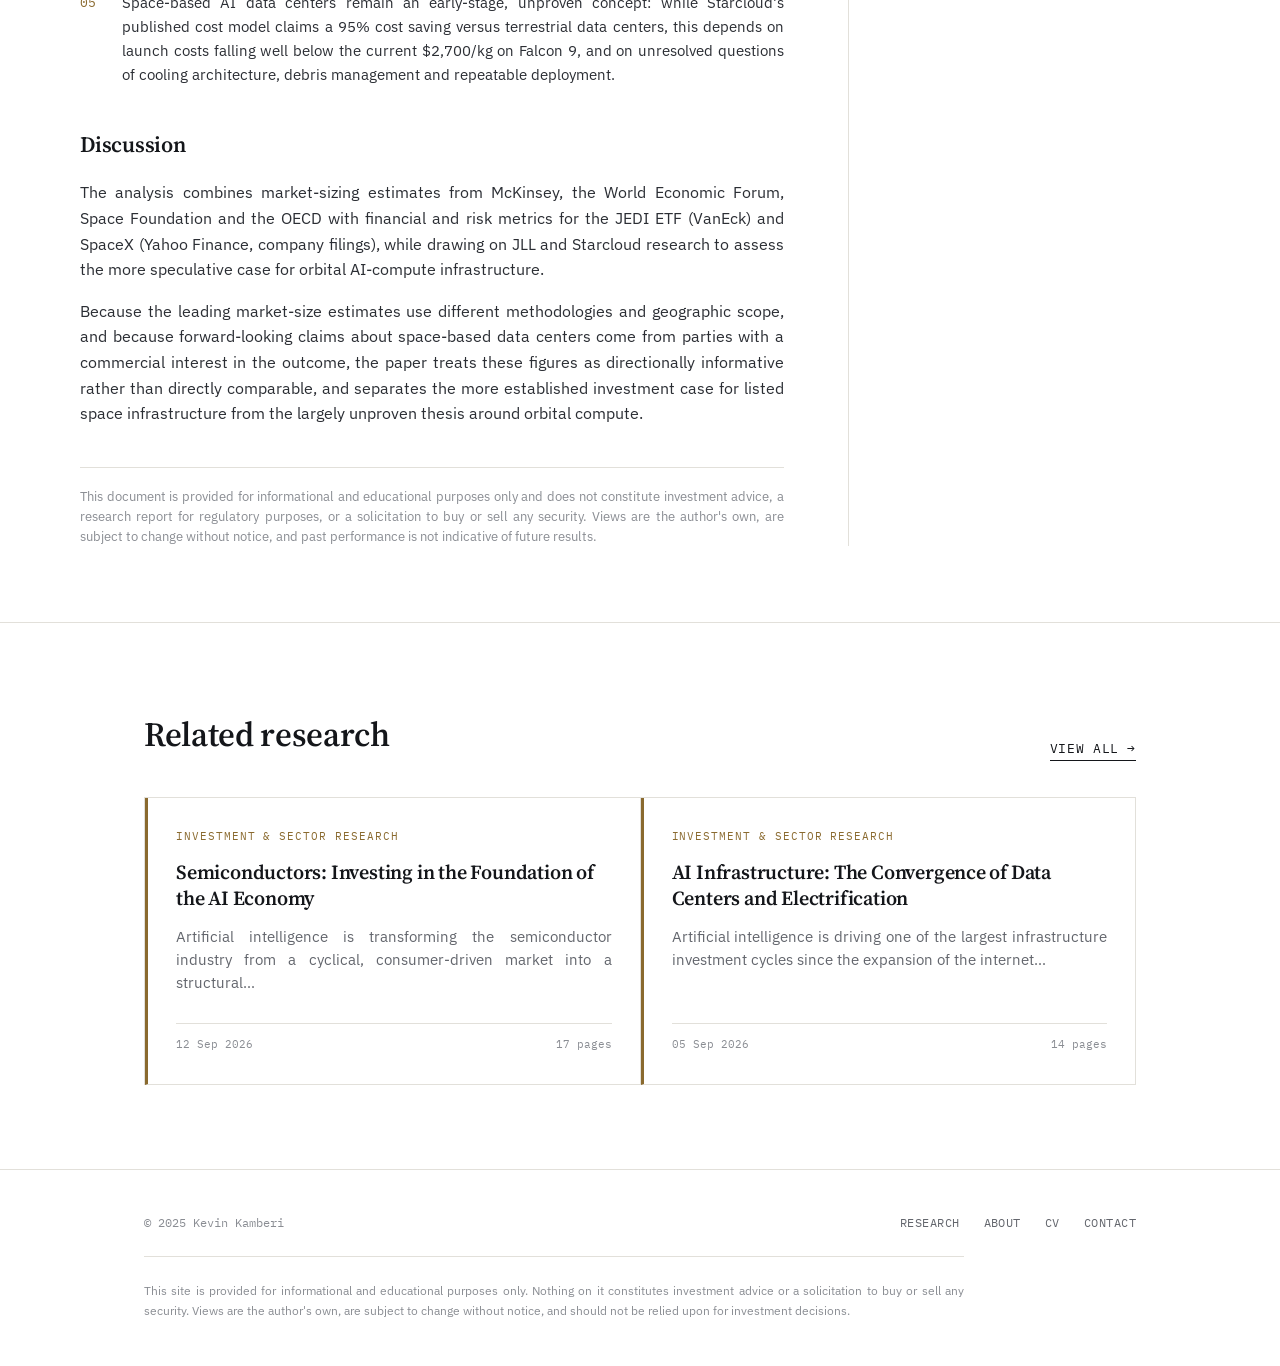
<file: space-economy-investment-theme.html>
<!DOCTYPE html>
<html lang="en">
<head>
<meta charset="UTF-8">
<meta name="viewport" content="width=device-width, initial-scale=1.0">
<title>The Space Economy as a Long-Term Investment Theme (5–15 Years) — Kevin Kamberi</title>
<meta name="description" content="Evaluating the space economy as a long-term thematic investment, using the JEDI ETF as a listed-sector benchmark and SpaceX as a case study.">
<link rel="preconnect" href="https://fonts.googleapis.com">
<link rel="preconnect" href="https://fonts.gstatic.com" crossorigin>
<link href="https://fonts.googleapis.com/css2?family=Source+Serif+4:opsz,wght@8..60,400;8..60,600;8..60,700&family=IBM+Plex+Sans:wght@400;500;600&family=IBM+Plex+Mono:wght@400;500&display=swap" rel="stylesheet">
<link rel="stylesheet" href="../css/style.css">
</head>
<body>
<a class="skip-link" href="#main">Skip to content</a>

<header class="site-header">
  <div class="wrap">
    <a class="wordmark" href="../index.html">Kevin Kamberi<span>Investment Analyst</span></a>
    <nav class="main-nav" id="main-nav">
      <a href="../index.html">Home</a>
      <a href="../research.html" aria-current="page">Research</a>
      <a href="../about.html">About</a>
      <a href="../cv.html">CV</a>
      <a href="../contact.html">Contact</a>
    </nav>
    <button class="nav-toggle" aria-label="Toggle navigation" aria-expanded="false" aria-controls="main-nav"><span></span></button>
  </div>
</header>

<main id="main">

  <article>
    <header class="article-head wrap">
      <p class="eyebrow"><a href="../research.html" style="text-decoration:none; color:inherit;">Research</a> &nbsp;/&nbsp; <span class="card-tag" style="color:var(--cat-invest);">Investment &amp; Sector Research</span></p>
      <h1>The Space Economy as a Long-Term Investment Theme (5&ndash;15 Years)</h1>

      <div class="article-meta">
        <div><span>Published</span><b>01 Oct 2026</b></div>
        <div><span>Length</span><b>25 pages</b></div>
        <div><span>Category</span><b>Investment &amp; Sector Research</b></div>
      </div>

      <a class="dl-btn" href="../pdfs/space-economy-investment-theme.pdf" download>
        <svg viewBox="0 0 24 24" fill="none" stroke="currentColor" stroke-width="2"><path d="M12 3v12m0 0l-5-5m5 5l5-5M4 21h16"/></svg>
        Download PDF
      </a>
    </header>

    <div class="wrap article-body">
      <div class="col-main">
        <section>
          <h2>Abstract</h2>
          <p class="abstract-text">The global space sector is transitioning from a niche aerospace industry into strategic infrastructure underpinning communications, defense, navigation, Earth observation and potentially AI-enabled digital infrastructure. This paper evaluates the space economy as a long-term (5&ndash;15 year) thematic investment, using the VanEck Space Innovators UCITS ETF (JEDI) as a listed-sector benchmark and SpaceX &mdash; the sector's most significant listed company following its June 2026 IPO &mdash; as a case study. It finds that strong industry growth will not automatically translate into attractive shareholder returns, and that space exposure is best treated as a high-growth thematic satellite allocation rather than a core portfolio holding.</p>
        </section>

        <section>
          <h2>Key findings</h2>
          <ol class="findings">
            <li><span class="idx">01</span><span>The global space economy is estimated at $613 billion in 2024 and is projected by Space Foundation to cross $1 trillion as soon as 2032, while McKinsey and the World Economic Forum project growth from $630 billion in 2023 to approximately $1.8 trillion by 2035 &mdash; a 9% annual growth rate, well above global GDP growth.</span></li>
            <li><span class="idx">02</span><span>Value creation is shifting down the value chain: capital-intensive upstream activities (launch, satellite manufacturing) carry high technical risk and historically weak returns on invested capital, while midstream and downstream activities (satellite communications, Earth observation, geospatial analytics) offer more recurring revenue, scalability and pricing power.</span></li>
            <li><span class="idx">03</span><span>The JEDI ETF, used as a listed-sector benchmark, has returned a 44.25% CAGR since its June 2022 inception but carries a beta of 1.9 and annualized volatility of 42.72% versus the S&amp;P 500, alongside a 34.33% drawdown following its 2026 peak &mdash; reflecting the sector's high-growth, high-volatility character.</span></li>
            <li><span class="idx">04</span><span>SpaceX, valued at approximately $1.83 trillion following its June 2026 IPO, trades at a price-to-sales ratio of 94.3x despite a trailing operating margin of -41.6%, illustrating that the stock is priced primarily on its strategic potential &mdash; including Starlink, reusable launch systems and proposed orbital AI-compute infrastructure following the February 2026 acquisition of xAI &mdash; rather than current profitability.</span></li>
            <li><span class="idx">05</span><span>Space-based AI data centers remain an early-stage, unproven concept: while Starcloud's published cost model claims a 95% cost saving versus terrestrial data centers, this depends on launch costs falling well below the current $2,700/kg on Falcon 9, and on unresolved questions of cooling architecture, debris management and repeatable deployment.</span></li>
          </ol>
        </section>

        <section>
          <h2>Discussion</h2>
          <p>The analysis combines market-sizing estimates from McKinsey, the World Economic Forum, Space Foundation and the OECD with financial and risk metrics for the JEDI ETF (VanEck) and SpaceX (Yahoo Finance, company filings), while drawing on JLL and Starcloud research to assess the more speculative case for orbital AI-compute infrastructure.</p>
          <p>Because the leading market-size estimates use different methodologies and geographic scope, and because forward-looking claims about space-based data centers come from parties with a commercial interest in the outcome, the paper treats these figures as directionally informative rather than directly comparable, and separates the more established investment case for listed space infrastructure from the largely unproven thesis around orbital compute.</p>
        </section>

        <p class="disclosure">This document is provided for informational and educational purposes only and does not constitute investment advice, a research report for regulatory purposes, or a solicitation to buy or sell any security. Views are the author's own, are subject to change without notice, and past performance is not indicative of future results.</p>
      </div>

      <aside class="rail">
        <h4>Publication details</h4>
        <dl>
          <div><dt>Author</dt><dd>Kevin Kamberi</dd></div>
          <div><dt>Category</dt><dd>Investment &amp; Sector Research</dd></div>
          <div><dt>Coverage</dt><dd>VanEck Space Innovators ETF (JEDI) · SpaceX</dd></div>
          <div><dt>Method</dt><dd>ETF &amp; company financial analysis, institutional market forecasts</dd></div>
          <div><dt>Data through</dt><dd>Jul 2026</dd></div>
          <div><dt>Classification</dt><dd>Public</dd></div>
        </dl>
        <h4>Cite as</h4>
        <p style="font-family:var(--mono); font-size:12.5px; color:var(--muted); line-height:1.7;">Kamberi, K. (2026). The Space Economy as a Long-Term Investment Theme (5&ndash;15 Years).</p>
        <a class="dl-btn" style="margin-top:8px; width:100%; justify-content:center;" href="../pdfs/space-economy-investment-theme.pdf" download>
          <svg viewBox="0 0 24 24" fill="none" stroke="currentColor" stroke-width="2"><path d="M12 3v12m0 0l-5-5m5 5l5-5M4 21h16"/></svg>
          Download PDF
        </a>
      </aside>
    </div>
  </article>

  <section class="related">
    <div class="wrap">
      <div class="section-head">
        <h2>Related research</h2>
        <a class="text-link" href="../research.html">View all →</a>
      </div>
      <div class="grid grid-2">
        <a class="card cat-invest" href="semiconductors-ai-foundation.html">
          <div class="card-top">
            <span class="card-tag">Investment &amp; Sector Research</span>
          </div>
          <h3>Semiconductors: Investing in the Foundation of the AI Economy</h3>
          <p class="abstract">Artificial intelligence is transforming the semiconductor industry from a cyclical, consumer-driven market into a structural…</p>
          <div class="card-foot"><span>12 Sep 2026</span><span>17 pages</span></div>
        </a>
        <a class="card cat-invest" href="ai-infrastructure-data-centers-electrification.html">
          <div class="card-top">
            <span class="card-tag">Investment &amp; Sector Research</span>
          </div>
          <h3>AI Infrastructure: The Convergence of Data Centers and Electrification</h3>
          <p class="abstract">Artificial intelligence is driving one of the largest infrastructure investment cycles since the expansion of the internet…</p>
          <div class="card-foot"><span>05 Sep 2026</span><span>14 pages</span></div>
        </a>
      </div>
    </div>
  </section>

</main>

<footer class="site-footer">
  <div class="wrap">
    <div class="footer-row">
      <span class="copy">© 2025 Kevin Kamberi</span>
      <nav class="footer-links">
        <a href="../research.html">Research</a>
        <a href="../about.html">About</a>
        <a href="../cv.html">CV</a>
        <a href="../contact.html">Contact</a>
      </nav>
    </div>
    <p class="disclaimer">This site is provided for informational and educational purposes only. Nothing on it constitutes investment advice or a solicitation to buy or sell any security. Views are the author's own, are subject to change without notice, and should not be relied upon for investment decisions.</p>
  </div>
</footer>

<script src="../js/main.js"></script>
</body>
</html>
</file>
<file: css/style.css>
/* ==========================================================================
   Kevin Kamberi — Research
   Design tokens
   ========================================================================== */

:root{
  --paper:      #ffffff;
  --paper-alt:  #f7f6f3;
  --ink:        #14161a;
  --ink-soft:   #2b2e34;
  --muted:      #63666d;
  --muted-2:    #8a8d93;
  --rule:       #e2e0da;
  --rule-strong:#c9c7bf;

  --navy:       #1b2a4a;
  --bronze:     #8a6a2f;
  --slate:      #33565a;

  --cat-macro:      var(--navy);
  --cat-invest:     var(--bronze);
  --cat-portfolio:  var(--slate);

  --serif: "Source Serif 4", "Iowan Old Style", Georgia, serif;
  --sans:  "IBM Plex Sans", -apple-system, "Segoe UI", Helvetica, Arial, sans-serif;
  --mono:  "IBM Plex Mono", "SFMono-Regular", Menlo, Consolas, monospace;

  --max: 1120px;
  --gutter: clamp(24px, 5vw, 64px);
}

*,*::before,*::after{ box-sizing:border-box; }
html{ scroll-behavior:smooth; }

@media (prefers-reduced-motion: reduce){
  html{ scroll-behavior:auto; }
  *,*::before,*::after{ animation-duration:0.001ms !important; animation-iteration-count:1 !important; transition-duration:0.001ms !important; }
}

body{
  margin:0;
  background:var(--paper);
  color:var(--ink);
  font-family:var(--sans);
  font-size:16px;
  line-height:1.6;
  -webkit-font-smoothing:antialiased;
  text-rendering:optimizeLegibility;
}

img{ max-width:100%; display:block; }
a{ color:inherit; }

.wrap{
  max-width:var(--max);
  margin:0 auto;
  padding-left:var(--gutter);
  padding-right:var(--gutter);
}

/* ---------- Type ---------- */

h1,h2,h3,h4{
  font-family:var(--serif);
  font-weight:600;
  letter-spacing:-0.01em;
  margin:0;
  color:var(--ink);
}

.eyebrow{
  font-family:var(--mono);
  font-size:11px;
  letter-spacing:0.14em;
  text-transform:uppercase;
  color:var(--muted);
}

.lede{
  font-family:var(--serif);
  font-size:clamp(19px,2.2vw,23px);
  line-height:1.55;
  color:var(--ink-soft);
  font-weight:400;
}

p{
  margin:0 0 1em;
  color:var(--ink-soft);
  text-align:justify;
  text-justify:inter-word;
  -webkit-hyphens:auto;
  -moz-hyphens:auto;
  hyphens:auto;
}
p:last-child{ margin-bottom:0; }

::selection{ background:var(--ink); color:var(--paper); }

/* ---------- Skip link ---------- */
.skip-link{
  position:absolute; left:-999px; top:auto;
  background:var(--ink); color:var(--paper); padding:10px 16px;
  font-family:var(--mono); font-size:13px; z-index:200;
}
.skip-link:focus{ left:16px; top:16px; }

/* ---------- Focus ---------- */
a:focus-visible, button:focus-visible, input:focus-visible, textarea:focus-visible, .tab:focus-visible{
  outline:2px solid var(--navy);
  outline-offset:3px;
}

/* ==========================================================================
   Header / Nav
   ========================================================================== */

.site-header{
  position:sticky; top:0; z-index:100;
  background:var(--paper);
  border-bottom:1px solid var(--rule);
}

.site-header .wrap{
  display:flex;
  align-items:center;
  justify-content:space-between;
  height:76px;
}

.wordmark{
  font-family:var(--serif);
  font-size:19px;
  font-weight:600;
  letter-spacing:-0.01em;
  text-decoration:none;
  color:var(--ink);
  display:flex;
  flex-direction:column;
  line-height:1.15;
}
.wordmark span{
  font-family:var(--mono);
  font-size:10px;
  font-weight:400;
  letter-spacing:0.16em;
  text-transform:uppercase;
  color:var(--muted);
  margin-top:2px;
}

.main-nav{ display:flex; gap:clamp(18px,2.6vw,34px); }
.main-nav a{
  font-family:var(--mono);
  font-size:12.5px;
  letter-spacing:0.06em;
  text-transform:uppercase;
  text-decoration:none;
  color:var(--muted);
  position:relative;
  padding-bottom:4px;
}
.main-nav a::after{
  content:"";
  position:absolute; left:0; right:0; bottom:0;
  height:1px; background:var(--ink);
  transform:scaleX(0); transform-origin:right;
  transition:transform .25s ease;
}
.main-nav a:hover{ color:var(--ink); }
.main-nav a:hover::after{ transform:scaleX(1); transform-origin:left; }
.main-nav a[aria-current="page"]{ color:var(--ink); }
.main-nav a[aria-current="page"]::after{ transform:scaleX(1); }

.nav-toggle{ display:none; }

@media (max-width: 720px){
  .main-nav{
    position:fixed; inset:76px 0 0 0;
    z-index:150;
    background:var(--paper);
    flex-direction:column;
    padding:28px var(--gutter);
    gap:22px;
    transform:translateY(-8px);
    opacity:0;
    pointer-events:none;
    transition:opacity .2s ease, transform .2s ease;
    border-top:1px solid var(--rule);
  }
  .main-nav.open{ opacity:1; pointer-events:auto; transform:translateY(0); }
  .main-nav a{ font-size:15px; }
  .nav-toggle{
    display:block;
    background:none; border:0; cursor:pointer;
    width:28px; height:20px; position:relative;
  }
  .nav-toggle span, .nav-toggle span::before, .nav-toggle span::after{
    content:""; position:absolute; left:0; right:0; height:1px; background:var(--ink);
  }
  .nav-toggle span{ top:9px; }
  .nav-toggle span::before{ top:-8px; }
  .nav-toggle span::after{ top:8px; }
}

/* ==========================================================================
   Hero
   ========================================================================== */

.hero{
  padding:clamp(56px,9vw,108px) 0 clamp(40px,6vw,72px);
  border-bottom:1px solid var(--rule);
}

.hero-eyebrow{ margin-bottom:22px; }

.hero h1{
  font-size:clamp(40px,6.4vw,72px);
  line-height:1.03;
  max-width:14ch;
}

.hero .role{
  font-family:var(--mono);
  font-size:14px;
  color:var(--muted);
  margin-top:18px;
  letter-spacing:0.02em;
  text-align:left;
}

.hero-lede{
  max-width:none;
  margin-top:34px;
  text-align:left;
  hyphens:none;
}

/* Fact strip — AUM / return / risk metrics + research stats */
.metric-strip{
  display:grid;
  grid-template-columns:repeat(4,1fr);
  column-gap:28px;
  row-gap:32px;
  margin-top:46px;
  padding-top:32px;
  border-top:1px solid var(--rule);
}
.metric-item{
  padding-left:24px;
  border-left:1px solid var(--rule);
}
.metric-item:nth-child(4n+1){ border-left:none; padding-left:0; }
.metric-item .n{
  font-family:var(--serif);
  font-size:24px;
  color:var(--ink);
  line-height:1.15;
  white-space:nowrap;
}
.metric-item .l{
  font-family:var(--mono);
  font-size:10.5px;
  letter-spacing:0.07em;
  text-transform:uppercase;
  color:var(--muted);
  margin-top:6px;
}

@media (max-width:860px){
  .metric-strip{ grid-template-columns:repeat(2,1fr); }
  .metric-item{ border-left:none; padding-left:0; }
  .metric-item:nth-child(odd){ border-right:1px solid var(--rule); padding-right:24px; }
}
@media (max-width:480px){
  .metric-strip{ grid-template-columns:1fr; row-gap:20px; }
  .metric-item{ border-right:none !important; padding-right:0 !important; border-top:1px solid var(--rule); padding-top:16px; }
  .metric-item:first-child{ border-top:none; padding-top:0; }
}

/* ==========================================================================
   Section scaffolding
   ========================================================================== */

section{ padding:clamp(48px,7vw,84px) 0; }
section.bordered{ border-bottom:1px solid var(--rule); }
section.alt{ background:var(--paper-alt); }

.section-head{
  display:flex;
  justify-content:space-between;
  align-items:flex-end;
  gap:24px;
  margin-bottom:36px;
  flex-wrap:wrap;
}
.section-head h2{ font-size:clamp(26px,3vw,34px); }

.text-link{
  font-family:var(--mono);
  font-size:12.5px;
  letter-spacing:0.05em;
  text-transform:uppercase;
  text-decoration:none;
  color:var(--ink);
  border-bottom:1px solid var(--ink);
  padding-bottom:2px;
  white-space:nowrap;
}
.text-link:hover{ color:var(--navy); border-color:var(--navy); }

/* ==========================================================================
   Research cards & grid
   ========================================================================== */

.grid{
  display:grid;
  grid-template-columns:repeat(3,1fr);
  border-top:1px solid var(--rule);
  border-left:1px solid var(--rule);
}
@media (max-width:900px){ .grid{ grid-template-columns:repeat(2,1fr); } }
@media (max-width:640px){ .grid{ grid-template-columns:1fr; } }

.grid-2{ grid-template-columns:repeat(2,1fr); }
@media (max-width:640px){ .grid-2{ grid-template-columns:1fr; } }

.card{
  background:var(--paper);
  padding:30px 28px;
  display:flex;
  flex-direction:column;
  gap:14px;
  text-decoration:none;
  color:inherit;
  position:relative;
  border-right:1px solid var(--rule);
  border-bottom:1px solid var(--rule);
  border-left:3px solid transparent;
  transition:background .18s ease;
}
.card:hover{ background:var(--paper-alt); }
.card.cat-macro{ border-left-color:var(--cat-macro); }
.card.cat-invest{ border-left-color:var(--cat-invest); }
.card.cat-portfolio{ border-left-color:var(--cat-portfolio); }

.card-top{
  display:flex;
  justify-content:space-between;
  align-items:baseline;
  gap:12px;
}
.card-tag{
  font-family:var(--mono);
  font-size:10.5px;
  letter-spacing:0.09em;
  text-transform:uppercase;
}
.cat-macro .card-tag{ color:var(--cat-macro); }
.cat-invest .card-tag{ color:var(--cat-invest); }
.cat-portfolio .card-tag{ color:var(--cat-portfolio); }

.card-num{ font-family:var(--mono); font-size:11px; color:var(--muted-2); }

.card h3{
  font-size:20px;
  line-height:1.3;
}

.card .abstract{
  font-size:14.5px;
  color:var(--muted);
  line-height:1.6;
  flex:1;
}

.card-foot{
  font-family:var(--mono);
  font-size:11px;
  color:var(--muted-2);
  display:flex;
  justify-content:space-between;
  border-top:1px solid var(--rule);
  padding-top:12px;
  margin-top:auto;
}

/* ==========================================================================
   Filter tabs (research index)
   ========================================================================== */

.tabs{
  display:flex;
  flex-wrap:wrap;
  gap:10px;
  margin-bottom:8px;
}
.tab{
  font-family:var(--mono);
  font-size:12px;
  letter-spacing:0.05em;
  text-transform:uppercase;
  background:none;
  border:1px solid var(--rule-strong);
  color:var(--muted);
  padding:9px 16px;
  cursor:pointer;
  transition:all .15s ease;
}
.tab:hover{ border-color:var(--ink); color:var(--ink); }
.tab[aria-pressed="true"]{
  background:var(--ink);
  border-color:var(--ink);
  color:var(--paper);
}

.result-count{
  font-family:var(--mono);
  font-size:11.5px;
  color:var(--muted-2);
  margin:18px 0 30px;
}

/* ==========================================================================
   Coverage tiles (home)
   ========================================================================== */

.tiles{
  display:grid;
  grid-template-columns:repeat(3,1fr);
  gap:1px;
  background:var(--rule);
  border:1px solid var(--rule);
}
@media (max-width:760px){ .tiles{ grid-template-columns:1fr; } }

.tile{
  background:var(--paper);
  padding:34px 28px;
}
.tile .n{
  font-family:var(--mono);
  font-size:11px;
  color:var(--muted-2);
  margin-bottom:16px;
  display:block;
}
.tile h3{ font-size:19px; margin-bottom:10px; }
.tile p{ font-size:14.5px; color:var(--muted); }
.tile-bar{ height:2px; width:36px; margin-bottom:18px; }
.tile:nth-child(1) .tile-bar{ background:var(--cat-macro); }
.tile:nth-child(2) .tile-bar{ background:var(--cat-invest); }
.tile:nth-child(3) .tile-bar{ background:var(--cat-portfolio); }

/* ==========================================================================
   Article (individual research page)
   ========================================================================== */

.article-head{
  padding:clamp(48px,8vw,90px) 0 44px;
  border-bottom:1px solid var(--rule);
}
.article-head .card-tag{ font-size:11.5px; }
.article-head h1{
  font-size:clamp(30px,4.4vw,48px);
  line-height:1.12;
  margin-top:18px;
  max-width:20ch;
}
.article-meta{
  display:flex;
  flex-wrap:wrap;
  gap:28px;
  margin-top:30px;
  font-family:var(--mono);
  font-size:12px;
  color:var(--muted);
}
.article-meta div span{
  display:block;
  color:var(--muted-2);
  font-size:10.5px;
  text-transform:uppercase;
  letter-spacing:0.08em;
  margin-bottom:4px;
}
.article-meta div b{ color:var(--ink); font-weight:500; }

.dl-btn{
  display:inline-flex;
  align-items:center;
  gap:10px;
  margin-top:32px;
  background:var(--ink);
  color:var(--paper);
  text-decoration:none;
  font-family:var(--mono);
  font-size:12.5px;
  letter-spacing:0.06em;
  text-transform:uppercase;
  padding:14px 22px;
  transition:background .15s ease;
}
.dl-btn:hover{ background:var(--navy); }
.dl-btn svg{ width:14px; height:14px; }

.article-body{
  display:grid;
  grid-template-columns:2fr 1fr;
  gap:64px;
  padding:clamp(44px,7vw,76px) 0;
}
@media (max-width:860px){ .article-body{ grid-template-columns:1fr; } }

.article-body h2{ font-size:22px; margin-bottom:18px; }
.article-body section{ padding:0 0 40px; }
.article-body .abstract-text{ font-family:var(--serif); font-size:18px; line-height:1.7; color:var(--ink-soft); }

.findings{ list-style:none; margin:0; padding:0; display:grid; gap:18px; }
.findings li{
  display:grid;
  grid-template-columns:28px 1fr;
  gap:14px;
  font-size:15px;
  color:var(--ink-soft);
  line-height:1.6;
  text-align:justify;
  text-justify:inter-word;
  hyphens:auto;
}
.findings li .idx{ font-family:var(--mono); color:var(--bronze); font-size:13px; padding-top:2px; }

.rail{ border-left:1px solid var(--rule); padding-left:32px; }
@media (max-width:860px){ .rail{ border-left:0; padding-left:0; border-top:1px solid var(--rule); padding-top:32px; } }
.rail h4{ font-family:var(--mono); font-size:11px; letter-spacing:0.09em; text-transform:uppercase; color:var(--muted); margin-bottom:14px; }
.rail dl{ margin:0 0 30px; display:grid; gap:12px; }
.rail dt{ font-family:var(--mono); font-size:10.5px; text-transform:uppercase; color:var(--muted-2); letter-spacing:0.06em; }
.rail dd{ margin:2px 0 0; font-size:14.5px; color:var(--ink); }

.disclosure{
  font-size:12.5px;
  color:var(--muted-2);
  border-top:1px solid var(--rule);
  padding-top:18px;
  line-height:1.6;
}

.related{ border-top:1px solid var(--rule); }

/* ==========================================================================
   About / CV
   ========================================================================== */

.two-col{
  display:grid;
  grid-template-columns:1fr 1fr;
  gap:64px;
}
@media (max-width:860px){ .two-col{ grid-template-columns:1fr; gap:36px; } }

.monogram{
  width:88px; height:88px;
  border:1px solid var(--ink);
  display:flex; align-items:center; justify-content:center;
  font-family:var(--serif);
  font-size:30px;
  margin-bottom:28px;
}

.portrait{
  width:168px;
  height:168px;
  object-fit:cover;
  object-position:center 15%;
  border:1px solid var(--ink);
  margin-bottom:28px;
  display:block;
  filter:grayscale(100%);
}

.contact-photo{
  width:100%;
  max-width:320px;
  height:auto;
  border:1px solid var(--ink);
  display:block;
}

.timeline{ list-style:none; margin:0; padding:0; }
.timeline > li{
  display:grid;
  grid-template-columns:120px 1fr;
  gap:20px;
  padding:22px 0;
  border-top:1px solid var(--rule);
}
.timeline > li:last-child{ border-bottom:1px solid var(--rule); }
.timeline .when{ font-family:var(--mono); font-size:12px; color:var(--muted); padding-top:2px; }
.timeline h4{ font-size:17px; margin-bottom:4px; }
.timeline .org{ font-family:var(--mono); font-size:12px; color:var(--muted); margin-bottom:8px; display:block; }
.timeline p{ font-size:14.5px; color:var(--muted); }
@media (max-width:600px){ .timeline > li{ grid-template-columns:1fr; gap:6px; } }

.cv-bullets{
  list-style:none;
  margin:8px 0 0;
  padding:0;
  display:grid;
  gap:7px;
}
.cv-bullets li{
  font-size:14.5px;
  color:var(--muted);
  line-height:1.6;
  padding-left:17px;
  position:relative;
}
.cv-bullets li::before{
  content:"–";
  position:absolute;
  left:0;
  color:var(--bronze);
}

.taglist{ display:flex; flex-wrap:wrap; gap:8px; }
.taglist span{
  font-family:var(--mono);
  font-size:11.5px;
  letter-spacing:0.03em;
  border:1px solid var(--rule-strong);
  color:var(--ink-soft);
  padding:7px 12px;
}

.cv-download{
  display:flex; align-items:center; justify-content:space-between;
  border:1px solid var(--rule-strong);
  padding:24px 28px;
  margin-top:12px;
  flex-wrap:wrap;
  gap:16px;
}
.cv-download .meta{ font-family:var(--mono); font-size:11.5px; color:var(--muted); }
.cv-download h3{ font-size:18px; margin-bottom:4px; }

/* ==========================================================================
   Contact
   ========================================================================== */

.contact-grid{
  display:grid;
  grid-template-columns:1fr 1.15fr;
  gap:72px;
}
@media (max-width:860px){ .contact-grid{ grid-template-columns:1fr; gap:40px; } }

.contact-list{ list-style:none; margin:26px 0 0; padding:0; display:grid; gap:20px; }
.contact-list dt, .contact-list span.k{
  display:block; font-family:var(--mono); font-size:10.5px; text-transform:uppercase; letter-spacing:0.08em; color:var(--muted-2); margin-bottom:4px;
}
.contact-list a{ font-size:15.5px; text-decoration:none; border-bottom:1px solid var(--rule-strong); }
.contact-list a:hover{ border-color:var(--ink); }

.field{ margin-bottom:22px; }
.field label{
  display:block; font-family:var(--mono); font-size:11px; text-transform:uppercase; letter-spacing:0.08em; color:var(--muted); margin-bottom:8px;
}
.field input, .field textarea, .field select{
  width:100%;
  border:1px solid var(--rule-strong);
  background:var(--paper);
  padding:13px 14px;
  font-family:var(--sans);
  font-size:15px;
  color:var(--ink);
}
.field textarea{ resize:vertical; min-height:130px; }
.field input:focus, .field textarea:focus, .field select:focus{ outline:2px solid var(--navy); outline-offset:2px; border-color:var(--navy); }

.submit-btn{
  background:var(--ink);
  color:var(--paper);
  border:0;
  font-family:var(--mono);
  font-size:12.5px;
  letter-spacing:0.06em;
  text-transform:uppercase;
  padding:15px 26px;
  cursor:pointer;
  transition:background .15s ease;
}
.submit-btn:hover{ background:var(--navy); }

.form-note{ font-size:12.5px; color:var(--muted-2); margin-top:14px; }

/* ==========================================================================
   Footer
   ========================================================================== */

.site-footer{
  border-top:1px solid var(--rule);
  padding:44px 0;
}
.footer-row{
  display:flex;
  justify-content:space-between;
  align-items:center;
  gap:20px;
  flex-wrap:wrap;
}
.footer-links{ display:flex; gap:24px; flex-wrap:wrap; }
.footer-links a{
  font-family:var(--mono); font-size:11.5px; letter-spacing:0.04em; text-transform:uppercase;
  text-decoration:none; color:var(--muted);
}
.footer-links a:hover{ color:var(--ink); }
.copy{ font-family:var(--mono); font-size:11.5px; color:var(--muted-2); }
.disclaimer{
  font-size:12px;
  color:var(--muted-2);
  margin-top:24px;
  padding-top:24px;
  border-top:1px solid var(--rule);
  max-width:820px;
  line-height:1.7;
}

/* ==========================================================================
   Page intro (Research / About / CV / Contact headers)
   ========================================================================== */

.page-head{
  padding:clamp(48px,8vw,88px) 0 clamp(36px,5vw,56px);
  border-bottom:1px solid var(--rule);
}
.page-head h1{ font-size:clamp(34px,5vw,54px); margin-top:16px; max-width:16ch; }
.page-head .lede{ margin-top:20px; max-width:60ch; }

/* Reveal-on-scroll */
.reveal{ opacity:0; transform:translateY(14px); transition:opacity .6s ease, transform .6s ease; }
.reveal.in{ opacity:1; transform:translateY(0); }

@media (max-width:600px){
  p, .findings li{ text-align:left; hyphens:none; }
}
.press-coverage {
  margin-top: 2rem;
  padding-top: 1.5rem;
  border-top: 1px solid #deded9;
  max-width: 760px;
}

.press-coverage h2 {
  font-size: 1.5rem;
  margin-bottom: 0.75rem;
}

.press-coverage p {
  text-align: left;
  hyphens: none;
  line-height: 1.65;
  margin: 0.5rem 0;
}

.press-note {
  color: #666;
  font-size: 0.95rem;
}

.press-list {
  list-style: none;
  padding: 0;
  margin: 1.25rem 0 0;
}

.press-list li {
  margin: 0;
  padding: 1rem 0;
  border-top: 1px solid #deded9;
}

.press-list h3 {
  margin: 0;
  font-size: 1.1rem;
  line-height: 1.4;
}

.press-coverage a {
  text-decoration: underline;
  text-underline-offset: 3px;
}
.metric-strip.portfolio-metrics {
  display: grid;
  grid-template-columns: repeat(3, minmax(0, 1fr));
}

@media (max-width: 700px) {
  .metric-strip.portfolio-metrics {
    grid-template-columns: repeat(2, minmax(0, 1fr));
  }
}

@media (max-width: 420px) {
  .metric-strip.portfolio-metrics {
    grid-template-columns: 1fr;
  }
}
/* Reset the spacing and dividers for three columns */
.metric-strip.portfolio-metrics .metric-item {
  border-left: 1px solid #deded9;
  padding-left: 24px;
}

.metric-strip.portfolio-metrics .metric-item:nth-child(3n + 1) {
  border-left: none;
  padding-left: 0;
}

/* Two columns on smaller screens */
@media (max-width: 700px) {
  .metric-strip.portfolio-metrics .metric-item {
    border-left: 1px solid #deded9;
    padding-left: 24px;
  }

  .metric-strip.portfolio-metrics .metric-item:nth-child(2n + 1) {
    border-left: none;
    padding-left: 0;
  }
}

/* One column on narrow phones */
@media (max-width: 420px) {
  .metric-strip.portfolio-metrics .metric-item {
    border-left: none;
    padding-left: 0;
  }
}
</file>
